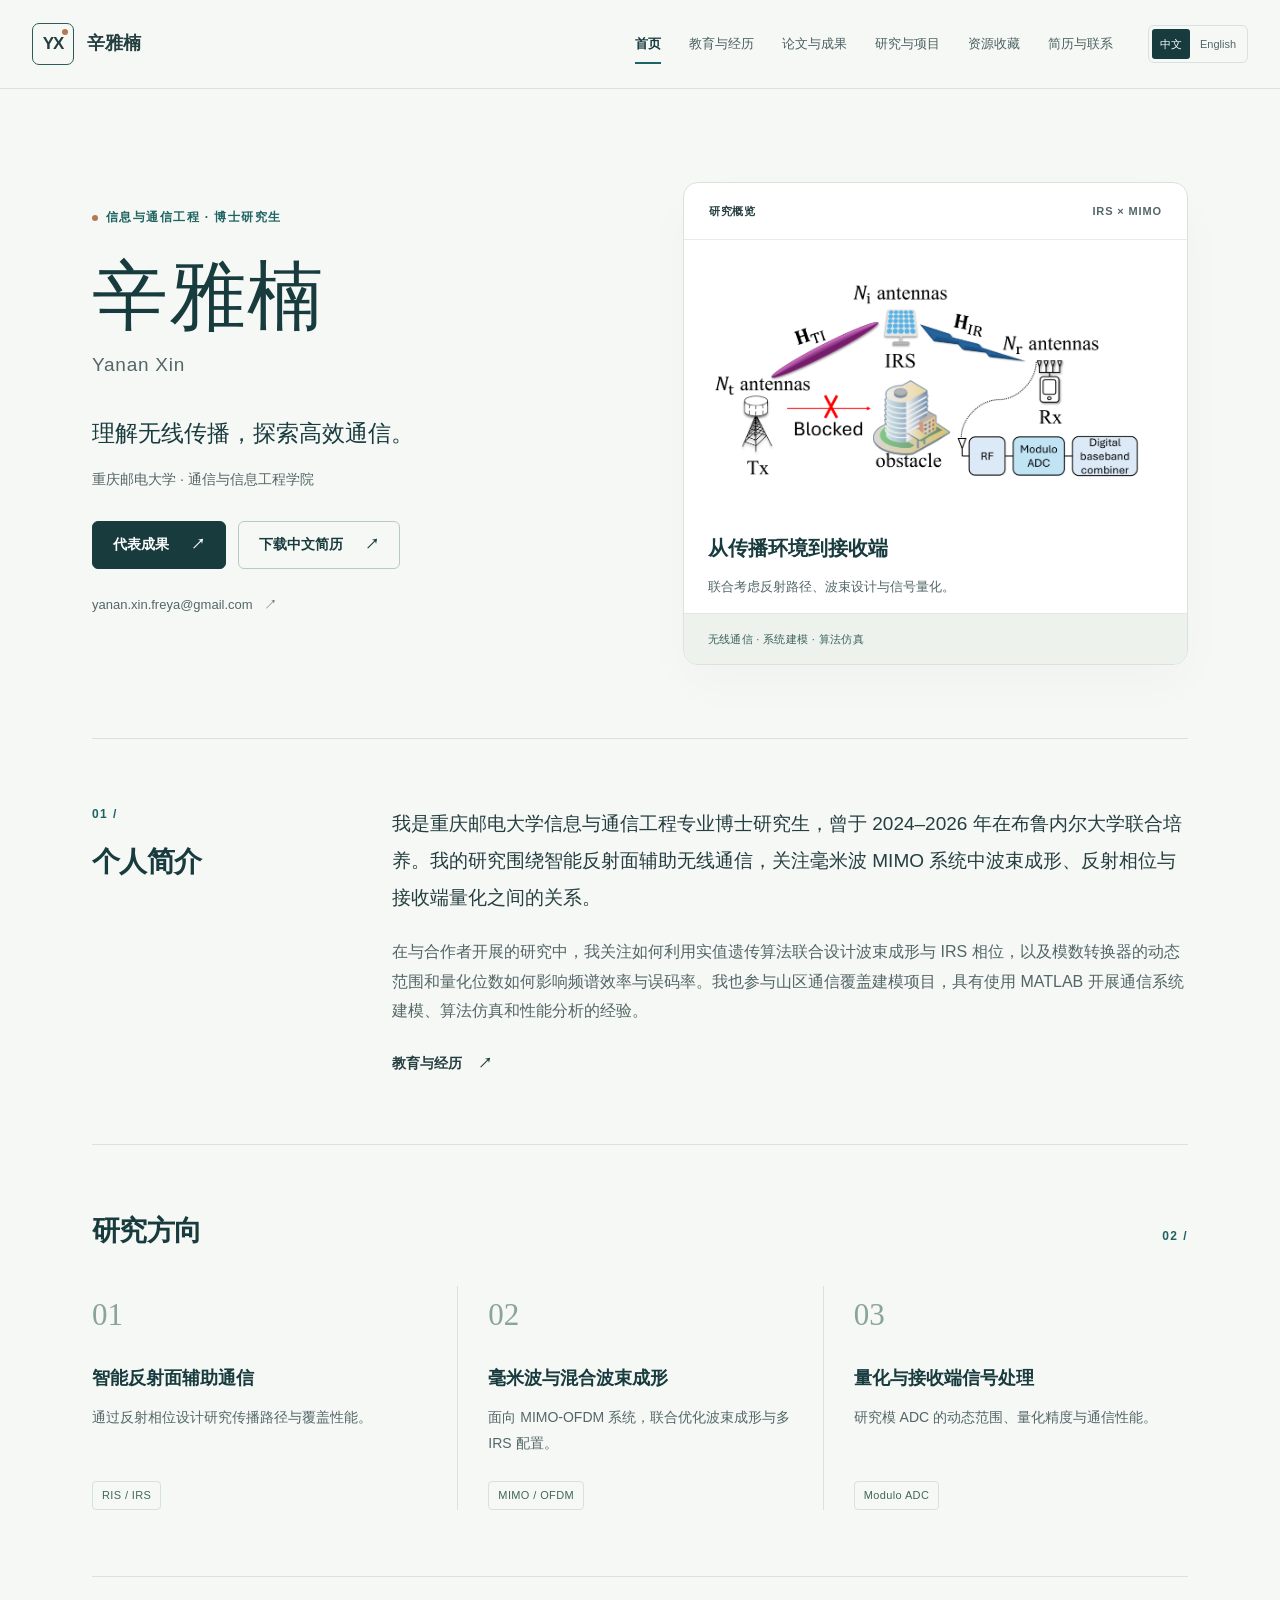
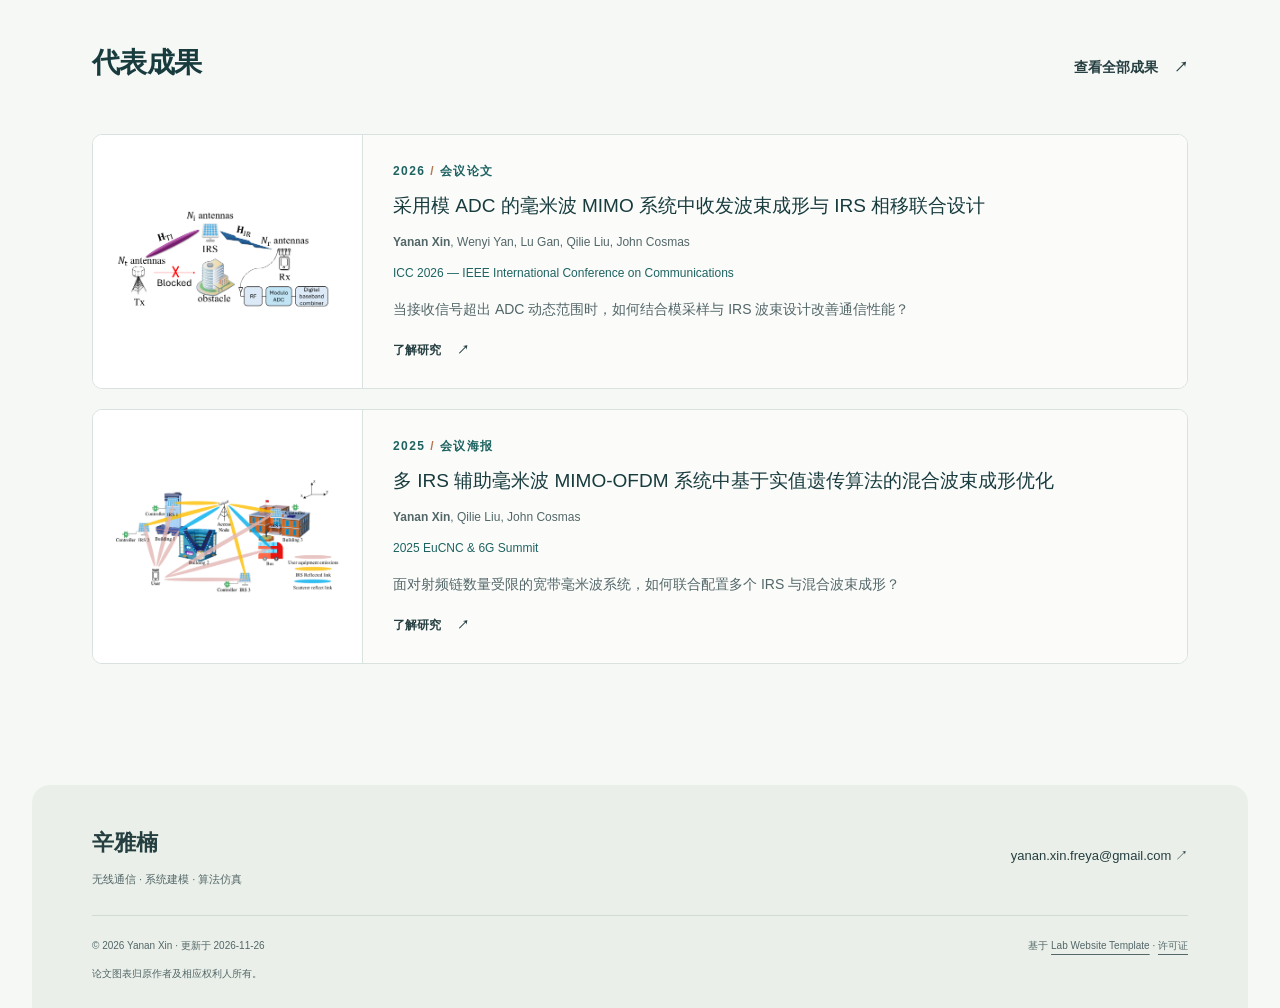
<file: index.html>
<!doctype html>
<html lang="zh-CN" data-dark="false"><head><meta charset="utf-8"><meta name="viewport" content="width=device-width, initial-scale=1">
<title>辛雅楠 · 首页</title><meta name="description" content="我是重庆邮电大学信息与通信工程专业博士研究生，曾于 2024–2026 年在布鲁内尔大学联合培养。我的研究围绕智能反射面辅助无线通信，关注毫米波 MIMO 系统中波束成形、反射相位与接收端量化之间的关系。"><meta name="theme-color" content="#153f40"><link rel="canonical" href="https://yananxfreya.github.io/">
<link rel="alternate" hreflang="zh-CN" href="https://yananxfreya.github.io/zh/"><link rel="alternate" hreflang="en" href="https://yananxfreya.github.io/en/"><link rel="alternate" hreflang="x-default" href="https://yananxfreya.github.io/zh/">
<meta property="og:title" content="辛雅楠 · 首页"><meta property="og:type" content="website"><meta property="og:url" content="https://yananxfreya.github.io/"><meta property="og:description" content="理解无线传播，探索高效通信。"><link rel="icon" type="image/svg+xml" href="/assets/favicon.svg">
<link rel="stylesheet" href="/assets/template.css"><link rel="stylesheet" href="/assets/site.css"><script src="/assets/site.js" defer></script><script type="application/ld+json">{"@context": "https://schema.org", "@type": "Person", "name": "Yanan Xin", "alternateName": "辛雅楠", "url": "https://yananxfreya.github.io", "sameAs": ["https://github.com/YananXFreya"], "affiliation": {"@type": "CollegeOrUniversity", "name": "Chongqing University of Posts and Telecommunications"}}</script></head>
<body data-language="zh" data-page="home" data-root="true"><a class="skip-link" href="#main">跳至正文</a>
<header class="site-header"><div class="header-inner"><a href="/zh/" class="brand" aria-label="辛雅楠 · 首页"><span class="monogram" aria-hidden="true">YX<span></span></span><span>辛雅楠</span></a>
<button class="menu-toggle" aria-expanded="false" aria-controls="site-nav" aria-label="展开导航"><span></span><span></span></button><nav id="site-nav" class="site-nav" aria-label="主导航"><a href="/zh/" aria-current="page">首页</a><a href="/zh/education/">教育与经历</a><a href="/zh/publications/">论文与成果</a><a href="/zh/projects/">研究与项目</a><a href="/zh/resources/">资源收藏</a><a href="/zh/contact/">简历与联系</a></nav><div class="language-switch" aria-label="语言"><a class="lang-link" href="/zh/" lang="zh" hreflang="zh" data-lang="zh" aria-current="true">中文</a><a class="lang-link" href="/en/" lang="en" hreflang="en" data-lang="en">English</a></div></div></header>
<main id="main"><section class="hero"><div class="hero-copy"><div class="eyebrow"><span class="status-dot"></span>信息与通信工程 · 博士研究生</div>
      <h1>辛雅楠</h1><p class="name-sub">Yanan Xin</p>
      <p class="tagline">理解无线传播，探索高效通信。</p><p class="affiliation">重庆邮电大学 · 通信与信息工程学院</p>
      <div class="actions"><a class="button primary" href="/zh/publications/">代表成果<span aria-hidden="true">↗</span></a><a class="button" href="/assets/cv/yanan-xin-zh.pdf" download>下载中文简历<span aria-hidden="true">↗</span></a></div>
      <a class="hero-email" href="mailto:yanan.xin.freya@gmail.com">yanan.xin.freya@gmail.com <span aria-hidden="true">↗</span></a></div>
      <div class="research-panel"><div class="panel-top"><span>研究概览</span><span>IRS × MIMO</span></div>
      <figure><img src="/assets/images/modulo-system.webp" alt="IRS 辅助毫米波 MIMO 系统与接收端模 ADC 结构图" width="1600" height="830" fetchpriority="high"><figcaption>从传播环境到接收端</figcaption></figure>
      <p>联合考虑反射路径、波束设计与信号量化。</p><div class="panel-bottom">无线通信 · 系统建模 · 算法仿真</div></div></section><section class="about section-split"><div><span class="eyebrow">01 /</span><h2>个人简介</h2></div><div class="prose"><p class="large-text">我是重庆邮电大学信息与通信工程专业博士研究生，曾于 2024–2026 年在布鲁内尔大学联合培养。我的研究围绕智能反射面辅助无线通信，关注毫米波 MIMO 系统中波束成形、反射相位与接收端量化之间的关系。</p><p>在与合作者开展的研究中，我关注如何利用实值遗传算法联合设计波束成形与 IRS 相位，以及模数转换器的动态范围和量化位数如何影响频谱效率与误码率。我也参与山区通信覆盖建模项目，具有使用 MATLAB 开展通信系统建模、算法仿真和性能分析的经验。</p><a class="text-link" href="/zh/education/">教育与经历 <span aria-hidden="true">↗</span></a></div></section><section class="interests"><div class="section-title"><h2>研究方向</h2><span class="eyebrow">02 /</span></div><div class="grid interest-grid"><article class="interest"><span class="index">01</span><h3>智能反射面辅助通信</h3><p>通过反射相位设计研究传播路径与覆盖性能。</p><span class="topic-tag">RIS / IRS</span></article><article class="interest"><span class="index">02</span><h3>毫米波与混合波束成形</h3><p>面向 MIMO-OFDM 系统，联合优化波束成形与多 IRS 配置。</p><span class="topic-tag">MIMO / OFDM</span></article><article class="interest"><span class="index">03</span><h3>量化与接收端信号处理</h3><p>研究模 ADC 的动态范围、量化精度与通信性能。</p><span class="topic-tag">Modulo ADC</span></article></div></section><section><div class="section-title"><h2>代表成果</h2><a class="text-link" href="/zh/publications/">查看全部成果 <span aria-hidden="true">↗</span></a></div><div class="citation-container"><article class="citation">
      <a class="citation-image" href="/zh/publications/#modulo-adc" tabindex="-1" aria-hidden="true"><img src="/assets/images/modulo-system.webp" alt="" loading="lazy" width="900" height="470"></a>
      <div class="citation-text"><div class="eyebrow">2026 <span> / </span> 会议论文</div>
      <h3 class="citation-title"><a href="/zh/publications/#modulo-adc">采用模 ADC 的毫米波 MIMO 系统中收发波束成形与 IRS 相移联合设计</a></h3>
      <div class="citation-authors"><strong>Yanan Xin</strong>, Wenyi Yan, Lu Gan, Qilie Liu, John Cosmas</div><div class="citation-details">ICC 2026 — IEEE International Conference on Communications</div>
      <p class="citation-description">当接收信号超出 ADC 动态范围时，如何结合模采样与 IRS 波束设计改善通信性能？</p>
      <a class="text-link" href="/zh/publications/#modulo-adc">了解研究 <span aria-hidden="true">↗</span></a></div></article><article class="citation">
      <a class="citation-image" href="/zh/publications/#multi-irs" tabindex="-1" aria-hidden="true"><img src="/assets/images/multi-irs-system.webp" alt="" loading="lazy" width="900" height="470"></a>
      <div class="citation-text"><div class="eyebrow">2025 <span> / </span> 会议海报</div>
      <h3 class="citation-title"><a href="/zh/publications/#multi-irs">多 IRS 辅助毫米波 MIMO-OFDM 系统中基于实值遗传算法的混合波束成形优化</a></h3>
      <div class="citation-authors"><strong>Yanan Xin</strong>, Qilie Liu, John Cosmas</div><div class="citation-details">2025 EuCNC &amp; 6G Summit</div>
      <p class="citation-description">面对射频链数量受限的宽带毫米波系统，如何联合配置多个 IRS 与混合波束成形？</p>
      <a class="text-link" href="/zh/publications/#multi-irs">了解研究 <span aria-hidden="true">↗</span></a></div></article></div></section></main><footer class="site-footer"><div class="footer-main"><div><a class="footer-name" href="/zh/">辛雅楠</a><p>无线通信 · 系统建模 · 算法仿真</p></div><a href="mailto:yanan.xin.freya@gmail.com">yanan.xin.freya@gmail.com <span aria-hidden="true">↗</span></a></div><div class="footer-meta"><span>© 2026 Yanan Xin · 更新于 2026-11-26</span><span>基于 <a href="https://github.com/greenelab/lab-website-template">Lab Website Template</a> · <a href="/LICENSE.md">许可证</a></span></div><p class="rights">论文图表归原作者及相应权利人所有。</p></footer></body></html>
</file>
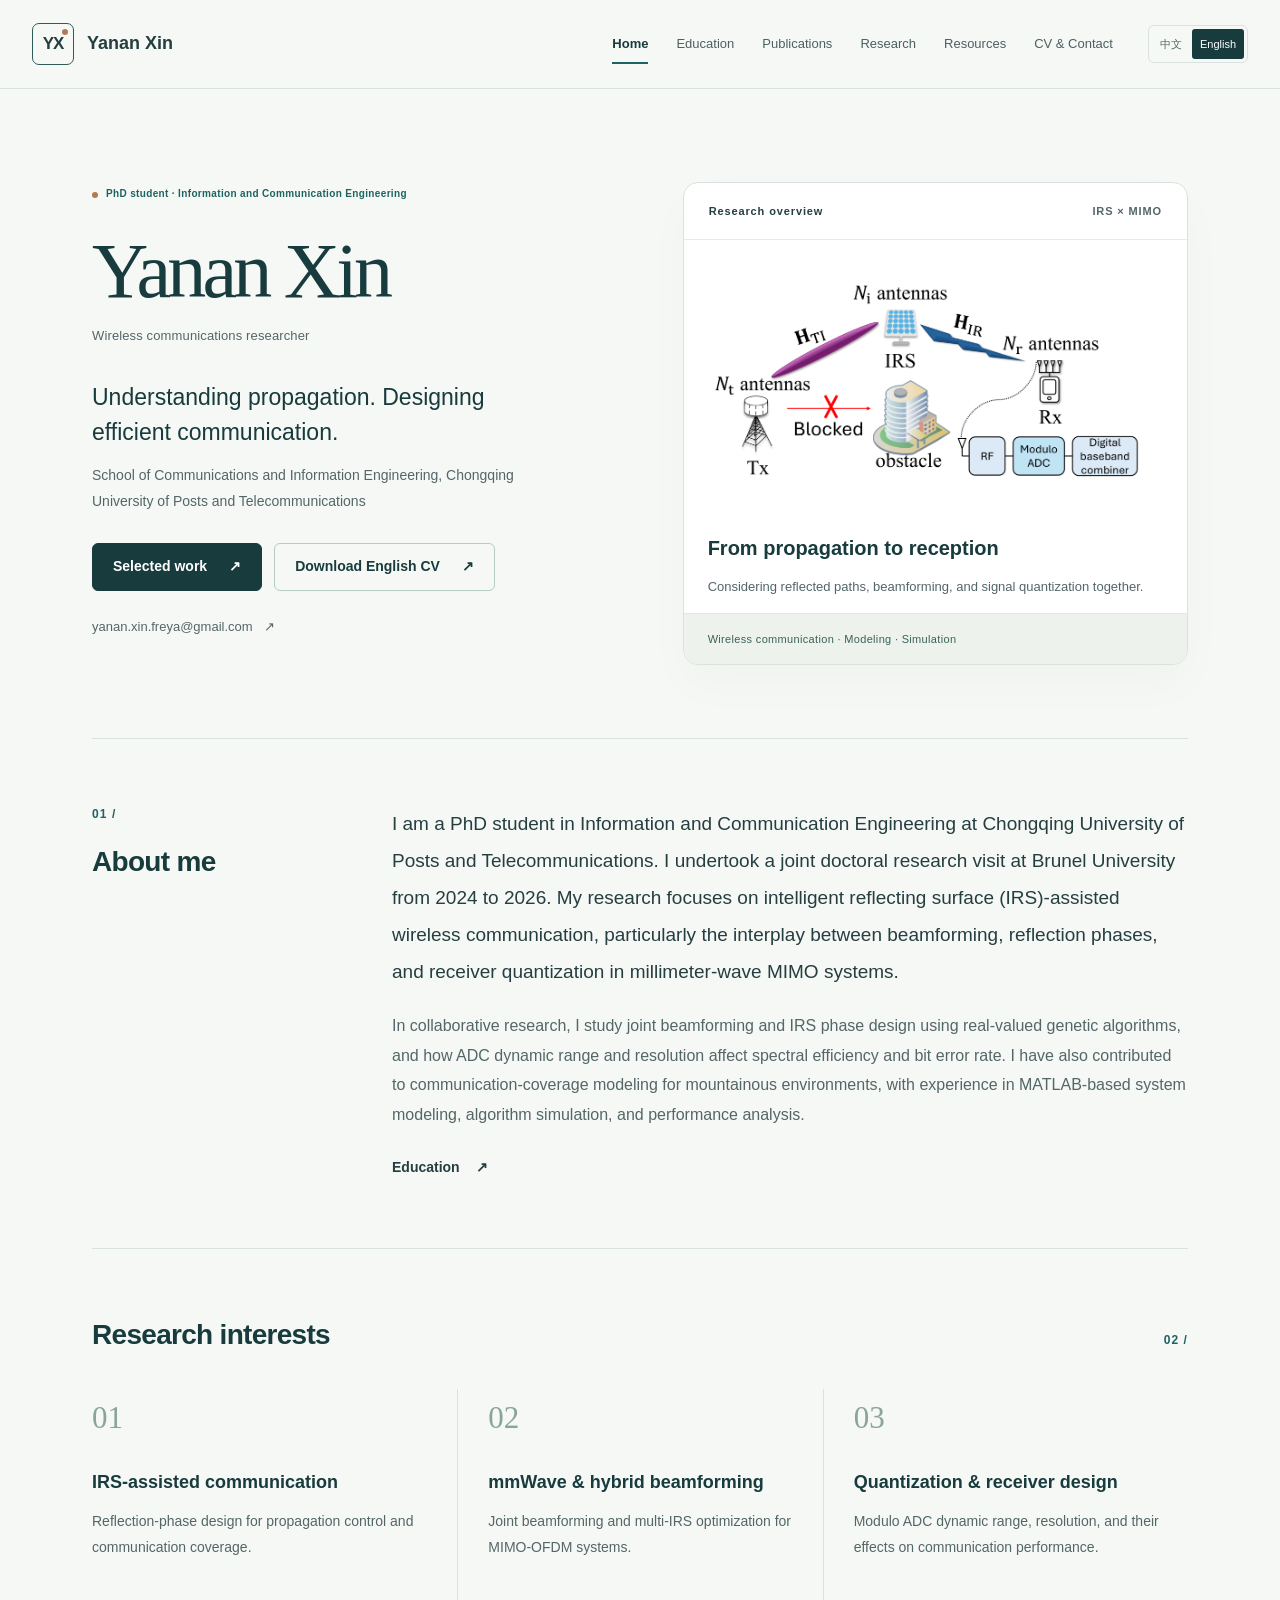
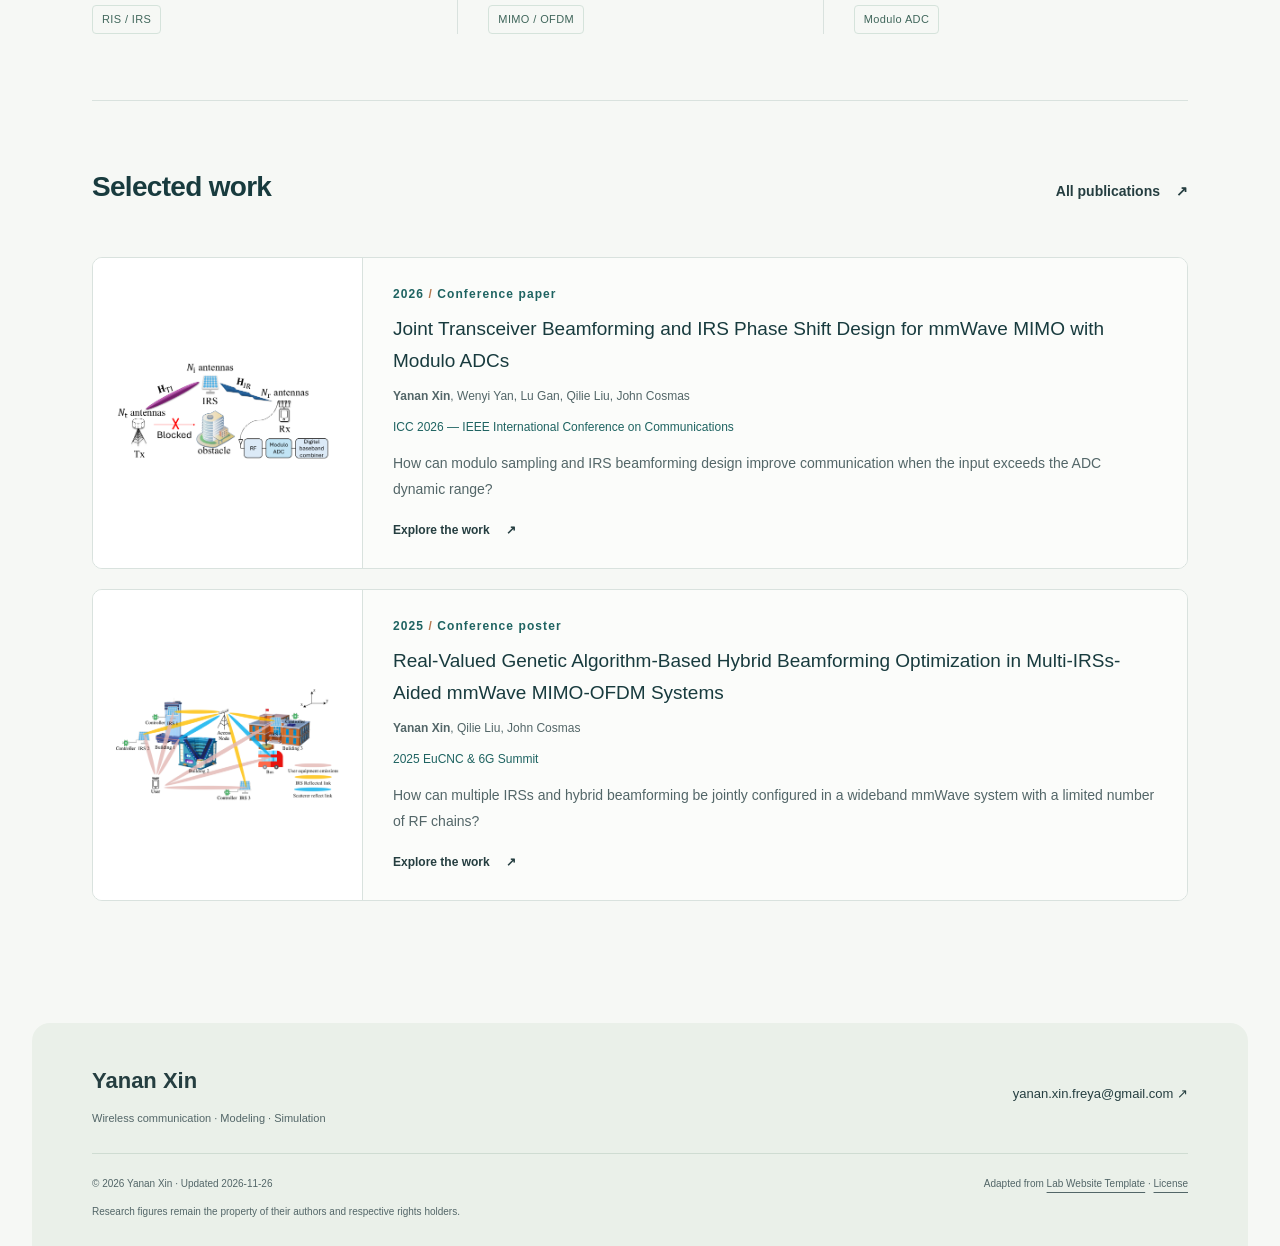
<file: en/index.html>
<!doctype html>
<html lang="en" data-dark="false"><head><meta charset="utf-8"><meta name="viewport" content="width=device-width, initial-scale=1">
<title>Yanan Xin · Home</title><meta name="description" content="I am a PhD student in Information and Communication Engineering at Chongqing University of Posts and Telecommunications. I undertook a joint doctoral research visit at Brunel University from 2024 to 2026. My research focuses on intelligent reflecting surface (IRS)-assisted wireless communication, particularly the interplay between beamforming, reflection phases, and receiver quantization in millimeter-wave MIMO systems."><meta name="theme-color" content="#153f40"><link rel="canonical" href="https://yananxfreya.github.io/en/">
<link rel="alternate" hreflang="zh-CN" href="https://yananxfreya.github.io/zh/"><link rel="alternate" hreflang="en" href="https://yananxfreya.github.io/en/"><link rel="alternate" hreflang="x-default" href="https://yananxfreya.github.io/zh/">
<meta property="og:title" content="Yanan Xin · Home"><meta property="og:type" content="website"><meta property="og:url" content="https://yananxfreya.github.io/en/"><meta property="og:description" content="Understanding propagation. Designing efficient communication."><link rel="icon" type="image/svg+xml" href="/assets/favicon.svg">
<link rel="stylesheet" href="/assets/template.css"><link rel="stylesheet" href="/assets/site.css"><script src="/assets/site.js" defer></script><script type="application/ld+json">{"@context": "https://schema.org", "@type": "Person", "name": "Yanan Xin", "alternateName": "辛雅楠", "url": "https://yananxfreya.github.io", "sameAs": ["https://github.com/YananXFreya"], "affiliation": {"@type": "CollegeOrUniversity", "name": "Chongqing University of Posts and Telecommunications"}}</script></head>
<body data-language="en" data-page="home" data-root="false"><a class="skip-link" href="#main">Skip to content</a>
<header class="site-header"><div class="header-inner"><a href="/en/" class="brand" aria-label="Yanan Xin · Home"><span class="monogram" aria-hidden="true">YX<span></span></span><span>Yanan Xin</span></a>
<button class="menu-toggle" aria-expanded="false" aria-controls="site-nav" aria-label="Open navigation"><span></span><span></span></button><nav id="site-nav" class="site-nav" aria-label="Main navigation"><a href="/en/" aria-current="page">Home</a><a href="/en/education/">Education</a><a href="/en/publications/">Publications</a><a href="/en/projects/">Research</a><a href="/en/resources/">Resources</a><a href="/en/contact/">CV & Contact</a></nav><div class="language-switch" aria-label="Language"><a class="lang-link" href="/zh/" lang="zh" hreflang="zh" data-lang="zh">中文</a><a class="lang-link" href="/en/" lang="en" hreflang="en" data-lang="en" aria-current="true">English</a></div></div></header>
<main id="main"><section class="hero"><div class="hero-copy"><div class="eyebrow"><span class="status-dot"></span>PhD student · Information and Communication Engineering</div>
      <h1>Yanan Xin</h1><p class="name-sub">Wireless communications researcher</p>
      <p class="tagline">Understanding propagation. Designing efficient communication.</p><p class="affiliation">School of Communications and Information Engineering, Chongqing University of Posts and Telecommunications</p>
      <div class="actions"><a class="button primary" href="/en/publications/">Selected work<span aria-hidden="true">↗</span></a><a class="button" href="/assets/cv/yanan-xin-en.pdf" download>Download English CV<span aria-hidden="true">↗</span></a></div>
      <a class="hero-email" href="mailto:yanan.xin.freya@gmail.com">yanan.xin.freya@gmail.com <span aria-hidden="true">↗</span></a></div>
      <div class="research-panel"><div class="panel-top"><span>Research overview</span><span>IRS × MIMO</span></div>
      <figure><img src="/assets/images/modulo-system.webp" alt="IRS-assisted mmWave MIMO system with a modulo ADC at the receiver" width="1600" height="830" fetchpriority="high"><figcaption>From propagation to reception</figcaption></figure>
      <p>Considering reflected paths, beamforming, and signal quantization together.</p><div class="panel-bottom">Wireless communication · Modeling · Simulation</div></div></section><section class="about section-split"><div><span class="eyebrow">01 /</span><h2>About me</h2></div><div class="prose"><p class="large-text">I am a PhD student in Information and Communication Engineering at Chongqing University of Posts and Telecommunications. I undertook a joint doctoral research visit at Brunel University from 2024 to 2026. My research focuses on intelligent reflecting surface (IRS)-assisted wireless communication, particularly the interplay between beamforming, reflection phases, and receiver quantization in millimeter-wave MIMO systems.</p><p>In collaborative research, I study joint beamforming and IRS phase design using real-valued genetic algorithms, and how ADC dynamic range and resolution affect spectral efficiency and bit error rate. I have also contributed to communication-coverage modeling for mountainous environments, with experience in MATLAB-based system modeling, algorithm simulation, and performance analysis.</p><a class="text-link" href="/en/education/">Education <span aria-hidden="true">↗</span></a></div></section><section class="interests"><div class="section-title"><h2>Research interests</h2><span class="eyebrow">02 /</span></div><div class="grid interest-grid"><article class="interest"><span class="index">01</span><h3>IRS-assisted communication</h3><p>Reflection-phase design for propagation control and communication coverage.</p><span class="topic-tag">RIS / IRS</span></article><article class="interest"><span class="index">02</span><h3>mmWave &amp; hybrid beamforming</h3><p>Joint beamforming and multi-IRS optimization for MIMO-OFDM systems.</p><span class="topic-tag">MIMO / OFDM</span></article><article class="interest"><span class="index">03</span><h3>Quantization &amp; receiver design</h3><p>Modulo ADC dynamic range, resolution, and their effects on communication performance.</p><span class="topic-tag">Modulo ADC</span></article></div></section><section><div class="section-title"><h2>Selected work</h2><a class="text-link" href="/en/publications/">All publications <span aria-hidden="true">↗</span></a></div><div class="citation-container"><article class="citation">
      <a class="citation-image" href="/en/publications/#modulo-adc" tabindex="-1" aria-hidden="true"><img src="/assets/images/modulo-system.webp" alt="" loading="lazy" width="900" height="470"></a>
      <div class="citation-text"><div class="eyebrow">2026 <span> / </span> Conference paper</div>
      <h3 class="citation-title"><a href="/en/publications/#modulo-adc">Joint Transceiver Beamforming and IRS Phase Shift Design for mmWave MIMO with Modulo ADCs</a></h3>
      <div class="citation-authors"><strong>Yanan Xin</strong>, Wenyi Yan, Lu Gan, Qilie Liu, John Cosmas</div><div class="citation-details">ICC 2026 — IEEE International Conference on Communications</div>
      <p class="citation-description">How can modulo sampling and IRS beamforming design improve communication when the input exceeds the ADC dynamic range?</p>
      <a class="text-link" href="/en/publications/#modulo-adc">Explore the work <span aria-hidden="true">↗</span></a></div></article><article class="citation">
      <a class="citation-image" href="/en/publications/#multi-irs" tabindex="-1" aria-hidden="true"><img src="/assets/images/multi-irs-system.webp" alt="" loading="lazy" width="900" height="470"></a>
      <div class="citation-text"><div class="eyebrow">2025 <span> / </span> Conference poster</div>
      <h3 class="citation-title"><a href="/en/publications/#multi-irs">Real-Valued Genetic Algorithm-Based Hybrid Beamforming Optimization in Multi-IRSs-Aided mmWave MIMO-OFDM Systems</a></h3>
      <div class="citation-authors"><strong>Yanan Xin</strong>, Qilie Liu, John Cosmas</div><div class="citation-details">2025 EuCNC &amp; 6G Summit</div>
      <p class="citation-description">How can multiple IRSs and hybrid beamforming be jointly configured in a wideband mmWave system with a limited number of RF chains?</p>
      <a class="text-link" href="/en/publications/#multi-irs">Explore the work <span aria-hidden="true">↗</span></a></div></article></div></section></main><footer class="site-footer"><div class="footer-main"><div><a class="footer-name" href="/en/">Yanan Xin</a><p>Wireless communication · Modeling · Simulation</p></div><a href="mailto:yanan.xin.freya@gmail.com">yanan.xin.freya@gmail.com <span aria-hidden="true">↗</span></a></div><div class="footer-meta"><span>© 2026 Yanan Xin · Updated 2026-11-26</span><span>Adapted from <a href="https://github.com/greenelab/lab-website-template">Lab Website Template</a> · <a href="/LICENSE.md">License</a></span></div><p class="rights">Research figures remain the property of their authors and respective rights holders.</p></footer></body></html>
</file>
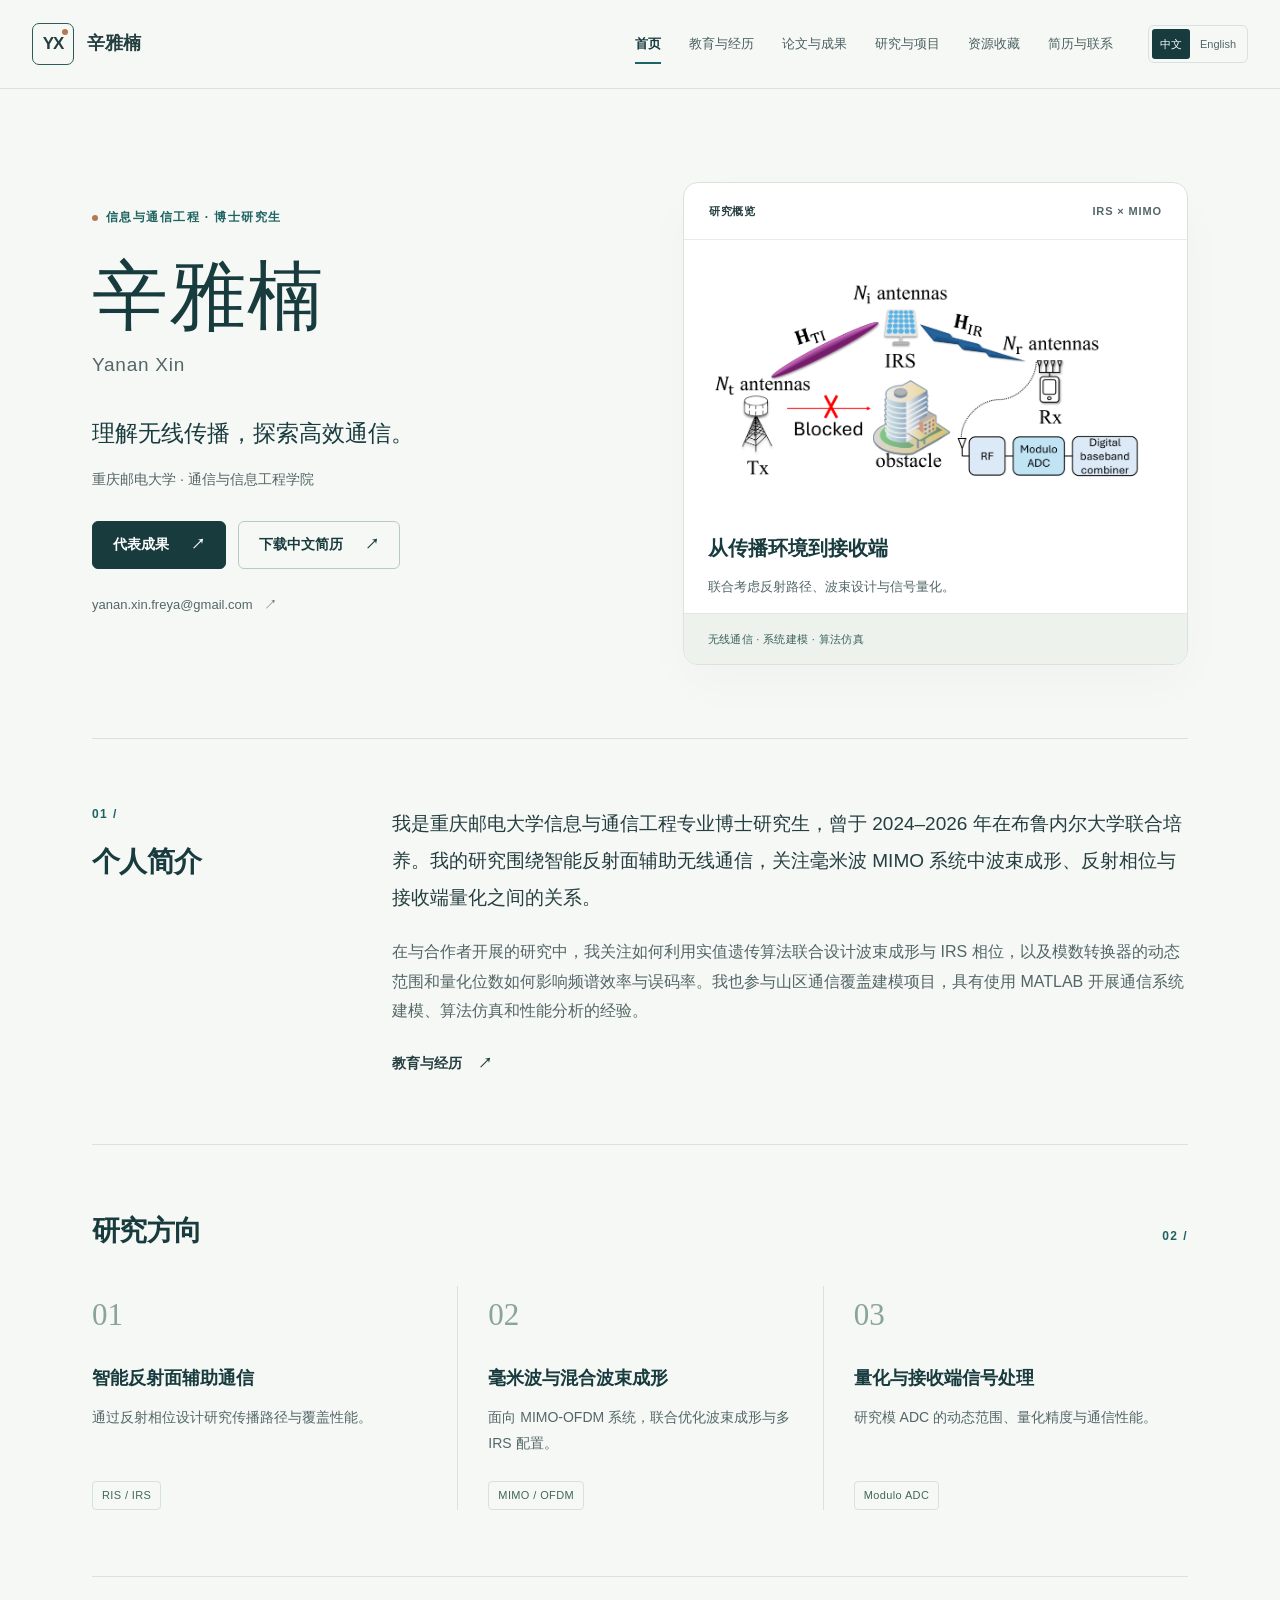
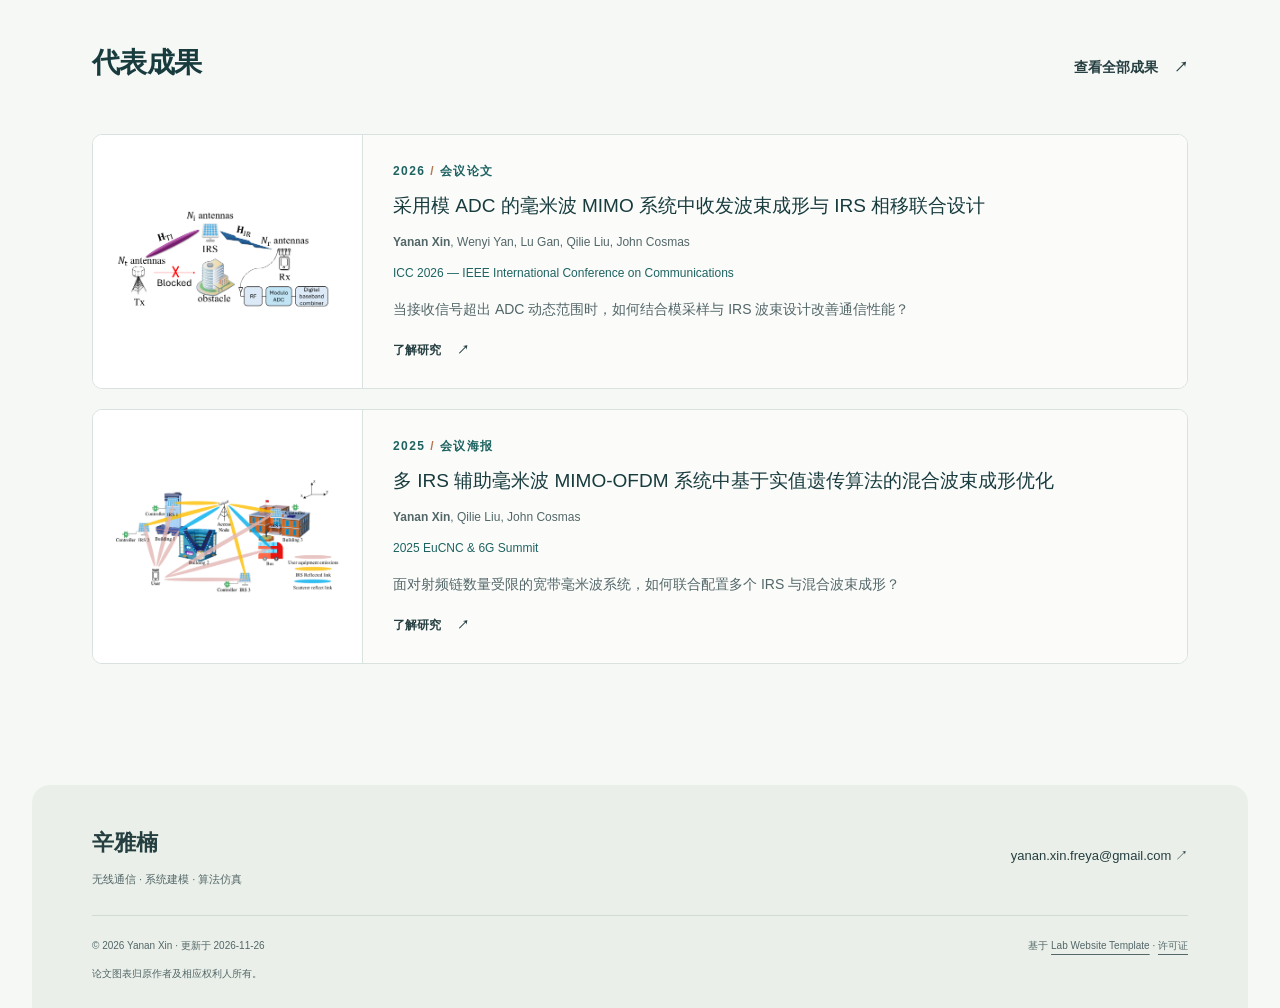
<file: zh/index.html>
<!doctype html>
<html lang="zh-CN" data-dark="false"><head><meta charset="utf-8"><meta name="viewport" content="width=device-width, initial-scale=1">
<title>辛雅楠 · 首页</title><meta name="description" content="我是重庆邮电大学信息与通信工程专业博士研究生，曾于 2024–2026 年在布鲁内尔大学联合培养。我的研究围绕智能反射面辅助无线通信，关注毫米波 MIMO 系统中波束成形、反射相位与接收端量化之间的关系。"><meta name="theme-color" content="#153f40"><link rel="canonical" href="https://yananxfreya.github.io/zh/">
<link rel="alternate" hreflang="zh-CN" href="https://yananxfreya.github.io/zh/"><link rel="alternate" hreflang="en" href="https://yananxfreya.github.io/en/"><link rel="alternate" hreflang="x-default" href="https://yananxfreya.github.io/zh/">
<meta property="og:title" content="辛雅楠 · 首页"><meta property="og:type" content="website"><meta property="og:url" content="https://yananxfreya.github.io/zh/"><meta property="og:description" content="理解无线传播，探索高效通信。"><link rel="icon" type="image/svg+xml" href="/assets/favicon.svg">
<link rel="stylesheet" href="/assets/template.css"><link rel="stylesheet" href="/assets/site.css"><script src="/assets/site.js" defer></script><script type="application/ld+json">{"@context": "https://schema.org", "@type": "Person", "name": "Yanan Xin", "alternateName": "辛雅楠", "url": "https://yananxfreya.github.io", "sameAs": ["https://github.com/YananXFreya"], "affiliation": {"@type": "CollegeOrUniversity", "name": "Chongqing University of Posts and Telecommunications"}}</script></head>
<body data-language="zh" data-page="home" data-root="false"><a class="skip-link" href="#main">跳至正文</a>
<header class="site-header"><div class="header-inner"><a href="/zh/" class="brand" aria-label="辛雅楠 · 首页"><span class="monogram" aria-hidden="true">YX<span></span></span><span>辛雅楠</span></a>
<button class="menu-toggle" aria-expanded="false" aria-controls="site-nav" aria-label="展开导航"><span></span><span></span></button><nav id="site-nav" class="site-nav" aria-label="主导航"><a href="/zh/" aria-current="page">首页</a><a href="/zh/education/">教育与经历</a><a href="/zh/publications/">论文与成果</a><a href="/zh/projects/">研究与项目</a><a href="/zh/resources/">资源收藏</a><a href="/zh/contact/">简历与联系</a></nav><div class="language-switch" aria-label="语言"><a class="lang-link" href="/zh/" lang="zh" hreflang="zh" data-lang="zh" aria-current="true">中文</a><a class="lang-link" href="/en/" lang="en" hreflang="en" data-lang="en">English</a></div></div></header>
<main id="main"><section class="hero"><div class="hero-copy"><div class="eyebrow"><span class="status-dot"></span>信息与通信工程 · 博士研究生</div>
      <h1>辛雅楠</h1><p class="name-sub">Yanan Xin</p>
      <p class="tagline">理解无线传播，探索高效通信。</p><p class="affiliation">重庆邮电大学 · 通信与信息工程学院</p>
      <div class="actions"><a class="button primary" href="/zh/publications/">代表成果<span aria-hidden="true">↗</span></a><a class="button" href="/assets/cv/yanan-xin-zh.pdf" download>下载中文简历<span aria-hidden="true">↗</span></a></div>
      <a class="hero-email" href="mailto:yanan.xin.freya@gmail.com">yanan.xin.freya@gmail.com <span aria-hidden="true">↗</span></a></div>
      <div class="research-panel"><div class="panel-top"><span>研究概览</span><span>IRS × MIMO</span></div>
      <figure><img src="/assets/images/modulo-system.webp" alt="IRS 辅助毫米波 MIMO 系统与接收端模 ADC 结构图" width="1600" height="830" fetchpriority="high"><figcaption>从传播环境到接收端</figcaption></figure>
      <p>联合考虑反射路径、波束设计与信号量化。</p><div class="panel-bottom">无线通信 · 系统建模 · 算法仿真</div></div></section><section class="about section-split"><div><span class="eyebrow">01 /</span><h2>个人简介</h2></div><div class="prose"><p class="large-text">我是重庆邮电大学信息与通信工程专业博士研究生，曾于 2024–2026 年在布鲁内尔大学联合培养。我的研究围绕智能反射面辅助无线通信，关注毫米波 MIMO 系统中波束成形、反射相位与接收端量化之间的关系。</p><p>在与合作者开展的研究中，我关注如何利用实值遗传算法联合设计波束成形与 IRS 相位，以及模数转换器的动态范围和量化位数如何影响频谱效率与误码率。我也参与山区通信覆盖建模项目，具有使用 MATLAB 开展通信系统建模、算法仿真和性能分析的经验。</p><a class="text-link" href="/zh/education/">教育与经历 <span aria-hidden="true">↗</span></a></div></section><section class="interests"><div class="section-title"><h2>研究方向</h2><span class="eyebrow">02 /</span></div><div class="grid interest-grid"><article class="interest"><span class="index">01</span><h3>智能反射面辅助通信</h3><p>通过反射相位设计研究传播路径与覆盖性能。</p><span class="topic-tag">RIS / IRS</span></article><article class="interest"><span class="index">02</span><h3>毫米波与混合波束成形</h3><p>面向 MIMO-OFDM 系统，联合优化波束成形与多 IRS 配置。</p><span class="topic-tag">MIMO / OFDM</span></article><article class="interest"><span class="index">03</span><h3>量化与接收端信号处理</h3><p>研究模 ADC 的动态范围、量化精度与通信性能。</p><span class="topic-tag">Modulo ADC</span></article></div></section><section><div class="section-title"><h2>代表成果</h2><a class="text-link" href="/zh/publications/">查看全部成果 <span aria-hidden="true">↗</span></a></div><div class="citation-container"><article class="citation">
      <a class="citation-image" href="/zh/publications/#modulo-adc" tabindex="-1" aria-hidden="true"><img src="/assets/images/modulo-system.webp" alt="" loading="lazy" width="900" height="470"></a>
      <div class="citation-text"><div class="eyebrow">2026 <span> / </span> 会议论文</div>
      <h3 class="citation-title"><a href="/zh/publications/#modulo-adc">采用模 ADC 的毫米波 MIMO 系统中收发波束成形与 IRS 相移联合设计</a></h3>
      <div class="citation-authors"><strong>Yanan Xin</strong>, Wenyi Yan, Lu Gan, Qilie Liu, John Cosmas</div><div class="citation-details">ICC 2026 — IEEE International Conference on Communications</div>
      <p class="citation-description">当接收信号超出 ADC 动态范围时，如何结合模采样与 IRS 波束设计改善通信性能？</p>
      <a class="text-link" href="/zh/publications/#modulo-adc">了解研究 <span aria-hidden="true">↗</span></a></div></article><article class="citation">
      <a class="citation-image" href="/zh/publications/#multi-irs" tabindex="-1" aria-hidden="true"><img src="/assets/images/multi-irs-system.webp" alt="" loading="lazy" width="900" height="470"></a>
      <div class="citation-text"><div class="eyebrow">2025 <span> / </span> 会议海报</div>
      <h3 class="citation-title"><a href="/zh/publications/#multi-irs">多 IRS 辅助毫米波 MIMO-OFDM 系统中基于实值遗传算法的混合波束成形优化</a></h3>
      <div class="citation-authors"><strong>Yanan Xin</strong>, Qilie Liu, John Cosmas</div><div class="citation-details">2025 EuCNC &amp; 6G Summit</div>
      <p class="citation-description">面对射频链数量受限的宽带毫米波系统，如何联合配置多个 IRS 与混合波束成形？</p>
      <a class="text-link" href="/zh/publications/#multi-irs">了解研究 <span aria-hidden="true">↗</span></a></div></article></div></section></main><footer class="site-footer"><div class="footer-main"><div><a class="footer-name" href="/zh/">辛雅楠</a><p>无线通信 · 系统建模 · 算法仿真</p></div><a href="mailto:yanan.xin.freya@gmail.com">yanan.xin.freya@gmail.com <span aria-hidden="true">↗</span></a></div><div class="footer-meta"><span>© 2026 Yanan Xin · 更新于 2026-11-26</span><span>基于 <a href="https://github.com/greenelab/lab-website-template">Lab Website Template</a> · <a href="/LICENSE.md">许可证</a></span></div><p class="rights">论文图表归原作者及相应权利人所有。</p></footer></body></html>
</file>
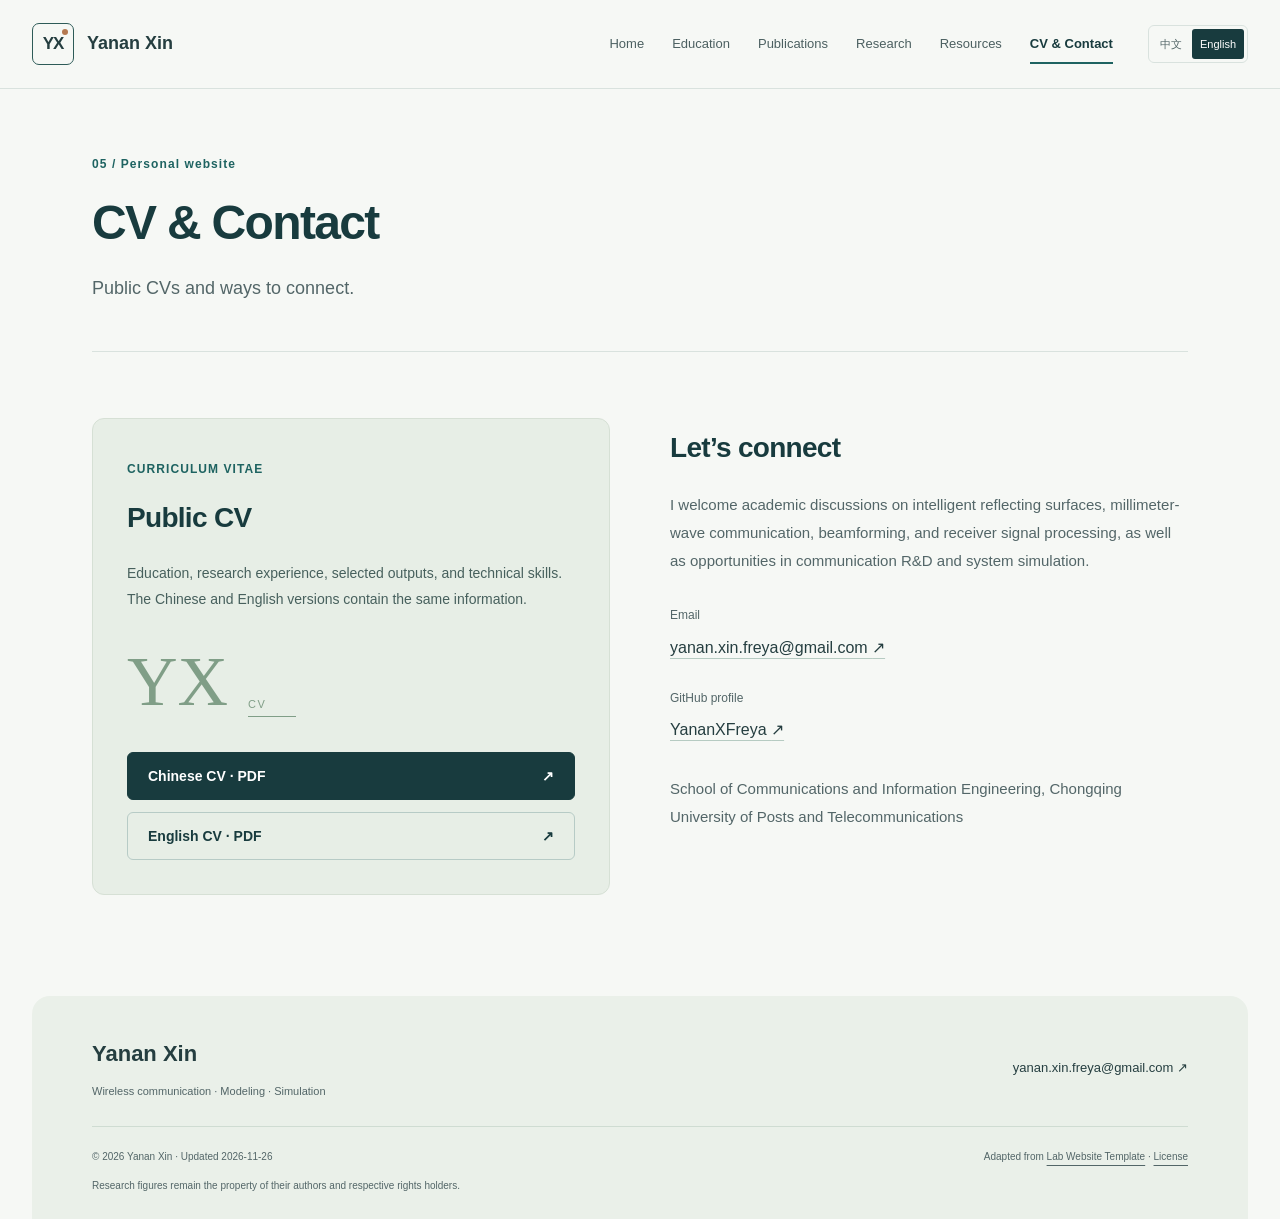
<file: en/contact/index.html>
<!doctype html>
<html lang="en" data-dark="false"><head><meta charset="utf-8"><meta name="viewport" content="width=device-width, initial-scale=1">
<title>Yanan Xin · CV & Contact</title><meta name="description" content="I am a PhD student in Information and Communication Engineering at Chongqing University of Posts and Telecommunications. I undertook a joint doctoral research visit at Brunel University from 2024 to 2026. My research focuses on intelligent reflecting surface (IRS)-assisted wireless communication, particularly the interplay between beamforming, reflection phases, and receiver quantization in millimeter-wave MIMO systems."><meta name="theme-color" content="#153f40"><link rel="canonical" href="https://yananxfreya.github.io/en/contact/">
<link rel="alternate" hreflang="zh-CN" href="https://yananxfreya.github.io/zh/contact/"><link rel="alternate" hreflang="en" href="https://yananxfreya.github.io/en/contact/"><link rel="alternate" hreflang="x-default" href="https://yananxfreya.github.io/zh/contact/">
<meta property="og:title" content="Yanan Xin · CV & Contact"><meta property="og:type" content="website"><meta property="og:url" content="https://yananxfreya.github.io/en/contact/"><meta property="og:description" content="Understanding propagation. Designing efficient communication."><link rel="icon" type="image/svg+xml" href="/assets/favicon.svg">
<link rel="stylesheet" href="/assets/template.css"><link rel="stylesheet" href="/assets/site.css"><script src="/assets/site.js" defer></script><script type="application/ld+json">{"@context": "https://schema.org", "@type": "Person", "name": "Yanan Xin", "alternateName": "辛雅楠", "url": "https://yananxfreya.github.io", "sameAs": ["https://github.com/YananXFreya"], "affiliation": {"@type": "CollegeOrUniversity", "name": "Chongqing University of Posts and Telecommunications"}}</script></head>
<body data-language="en" data-page="contact" data-root="false"><a class="skip-link" href="#main">Skip to content</a>
<header class="site-header"><div class="header-inner"><a href="/en/" class="brand" aria-label="Yanan Xin · Home"><span class="monogram" aria-hidden="true">YX<span></span></span><span>Yanan Xin</span></a>
<button class="menu-toggle" aria-expanded="false" aria-controls="site-nav" aria-label="Open navigation"><span></span><span></span></button><nav id="site-nav" class="site-nav" aria-label="Main navigation"><a href="/en/">Home</a><a href="/en/education/">Education</a><a href="/en/publications/">Publications</a><a href="/en/projects/">Research</a><a href="/en/resources/">Resources</a><a href="/en/contact/" aria-current="page">CV & Contact</a></nav><div class="language-switch" aria-label="Language"><a class="lang-link" href="/zh/contact/" lang="zh" hreflang="zh" data-lang="zh">中文</a><a class="lang-link" href="/en/contact/" lang="en" hreflang="en" data-lang="en" aria-current="true">English</a></div></div></header>
<main id="main"><section class="page-heading"><div class="eyebrow">05 / Personal website</div><h1>CV & Contact</h1><p class="lead">Public CVs and ways to connect.</p></section><section class="contact-grid"><div class="cv-panel"><span class="eyebrow">CURRICULUM VITAE</span><h2>Public CV</h2><p>Education, research experience, selected outputs, and technical skills. The Chinese and English versions contain the same information.</p><div class="cv-mark" aria-hidden="true">YX<span>CV</span></div><div class="cv-downloads"><a class="button primary" href="/assets/cv/yanan-xin-zh.pdf" download>Chinese CV · PDF<span aria-hidden="true">↗</span></a><a class="button" href="/assets/cv/yanan-xin-en.pdf" download>English CV · PDF<span aria-hidden="true">↗</span></a></div></div><div class="contact-info"><h2>Let’s connect</h2><p>I welcome academic discussions on intelligent reflecting surfaces, millimeter-wave communication, beamforming, and receiver signal processing, as well as opportunities in communication R&D and system simulation.</p><dl><dt>Email</dt><dd><a href="mailto:yanan.xin.freya@gmail.com">yanan.xin.freya@gmail.com <span aria-hidden="true">↗</span></a></dd><dt>GitHub profile</dt><dd><a href="https://github.com/YananXFreya">YananXFreya <span aria-hidden="true">↗</span></a></dd></dl><p class="affiliation">School of Communications and Information Engineering, Chongqing University of Posts and Telecommunications</p></div></section></main><footer class="site-footer"><div class="footer-main"><div><a class="footer-name" href="/en/">Yanan Xin</a><p>Wireless communication · Modeling · Simulation</p></div><a href="mailto:yanan.xin.freya@gmail.com">yanan.xin.freya@gmail.com <span aria-hidden="true">↗</span></a></div><div class="footer-meta"><span>© 2026 Yanan Xin · Updated 2026-11-26</span><span>Adapted from <a href="https://github.com/greenelab/lab-website-template">Lab Website Template</a> · <a href="/LICENSE.md">License</a></span></div><p class="rights">Research figures remain the property of their authors and respective rights holders.</p></footer></body></html>
</file>
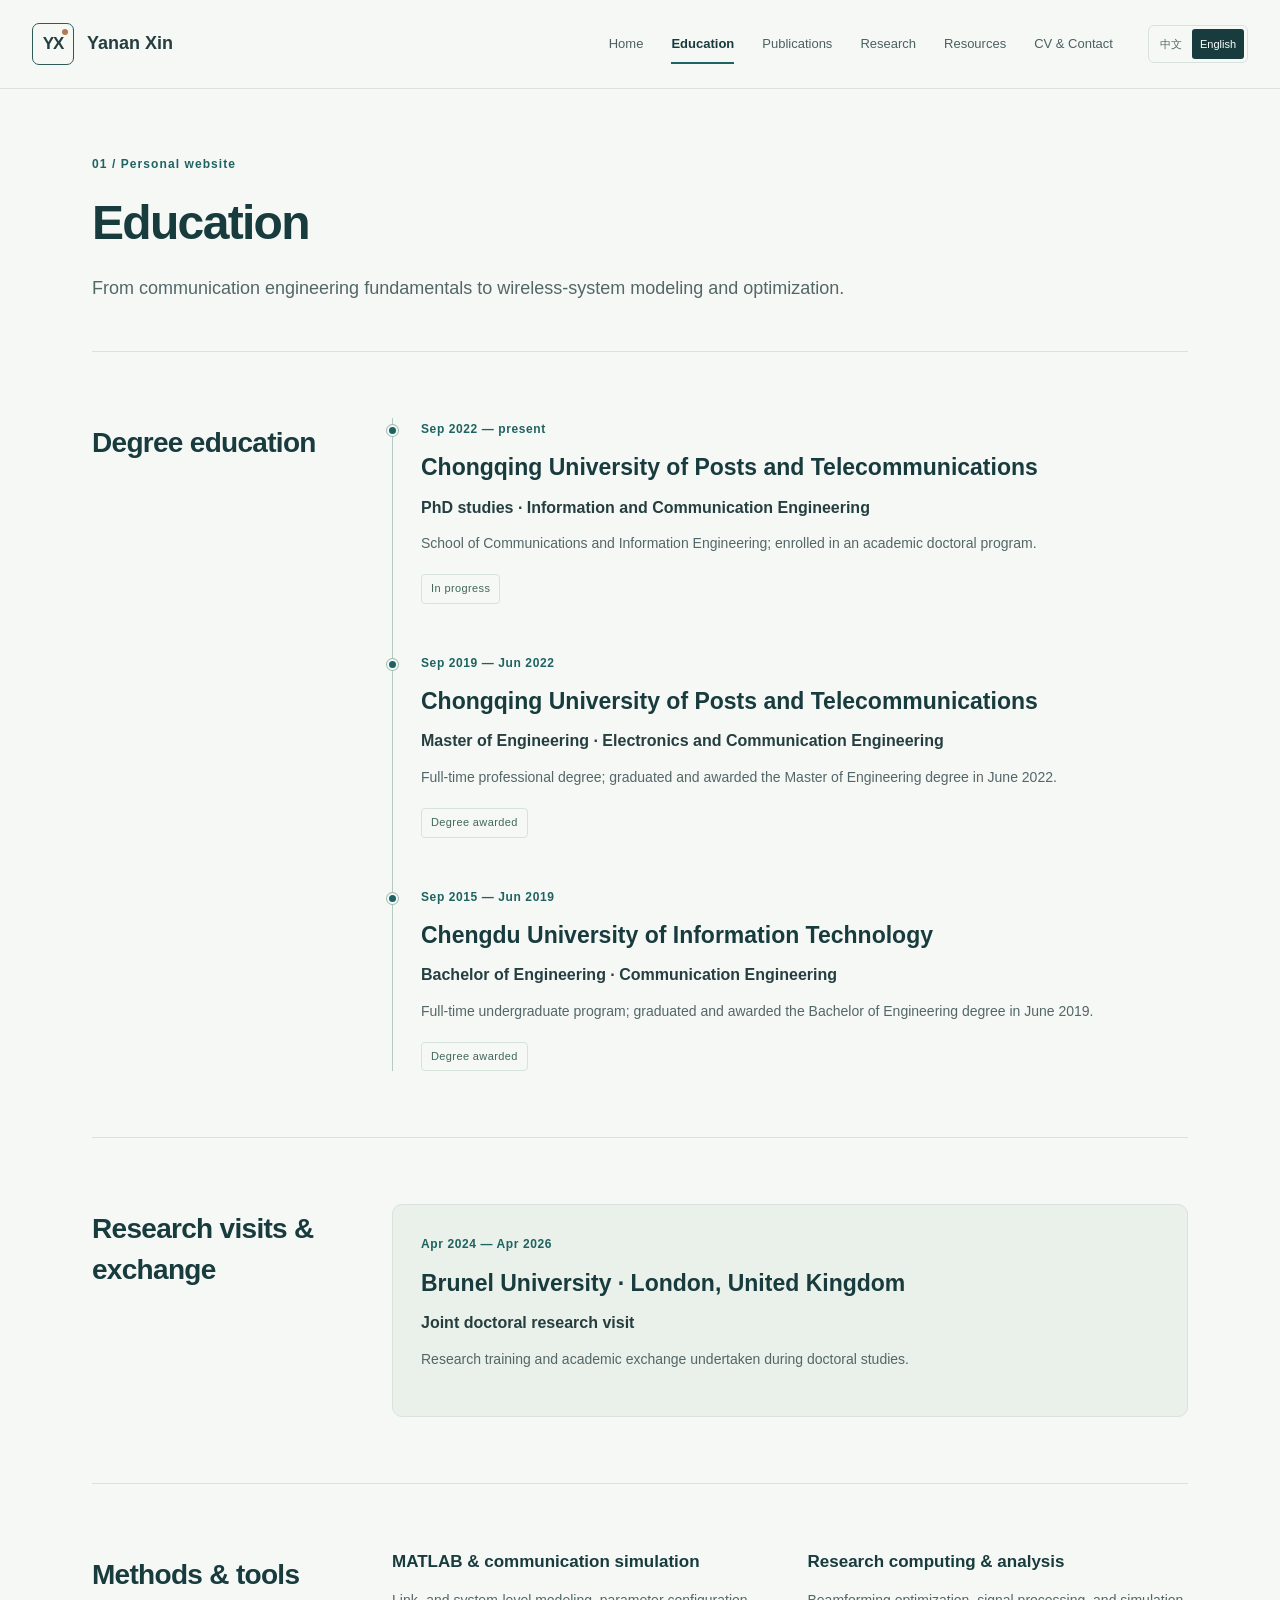
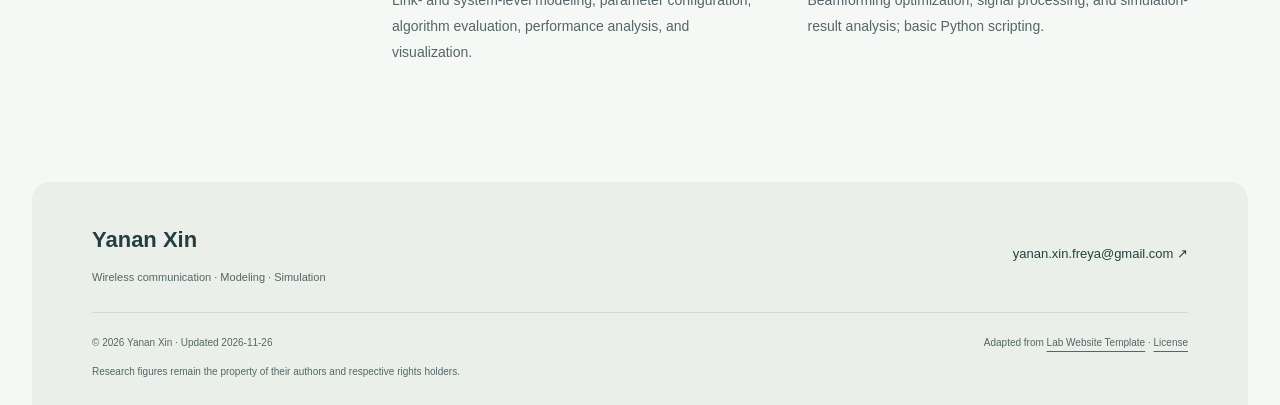
<file: en/education/index.html>
<!doctype html>
<html lang="en" data-dark="false"><head><meta charset="utf-8"><meta name="viewport" content="width=device-width, initial-scale=1">
<title>Yanan Xin · Education</title><meta name="description" content="I am a PhD student in Information and Communication Engineering at Chongqing University of Posts and Telecommunications. I undertook a joint doctoral research visit at Brunel University from 2024 to 2026. My research focuses on intelligent reflecting surface (IRS)-assisted wireless communication, particularly the interplay between beamforming, reflection phases, and receiver quantization in millimeter-wave MIMO systems."><meta name="theme-color" content="#153f40"><link rel="canonical" href="https://yananxfreya.github.io/en/education/">
<link rel="alternate" hreflang="zh-CN" href="https://yananxfreya.github.io/zh/education/"><link rel="alternate" hreflang="en" href="https://yananxfreya.github.io/en/education/"><link rel="alternate" hreflang="x-default" href="https://yananxfreya.github.io/zh/education/">
<meta property="og:title" content="Yanan Xin · Education"><meta property="og:type" content="website"><meta property="og:url" content="https://yananxfreya.github.io/en/education/"><meta property="og:description" content="Understanding propagation. Designing efficient communication."><link rel="icon" type="image/svg+xml" href="/assets/favicon.svg">
<link rel="stylesheet" href="/assets/template.css"><link rel="stylesheet" href="/assets/site.css"><script src="/assets/site.js" defer></script><script type="application/ld+json">{"@context": "https://schema.org", "@type": "Person", "name": "Yanan Xin", "alternateName": "辛雅楠", "url": "https://yananxfreya.github.io", "sameAs": ["https://github.com/YananXFreya"], "affiliation": {"@type": "CollegeOrUniversity", "name": "Chongqing University of Posts and Telecommunications"}}</script></head>
<body data-language="en" data-page="education" data-root="false"><a class="skip-link" href="#main">Skip to content</a>
<header class="site-header"><div class="header-inner"><a href="/en/" class="brand" aria-label="Yanan Xin · Home"><span class="monogram" aria-hidden="true">YX<span></span></span><span>Yanan Xin</span></a>
<button class="menu-toggle" aria-expanded="false" aria-controls="site-nav" aria-label="Open navigation"><span></span><span></span></button><nav id="site-nav" class="site-nav" aria-label="Main navigation"><a href="/en/">Home</a><a href="/en/education/" aria-current="page">Education</a><a href="/en/publications/">Publications</a><a href="/en/projects/">Research</a><a href="/en/resources/">Resources</a><a href="/en/contact/">CV & Contact</a></nav><div class="language-switch" aria-label="Language"><a class="lang-link" href="/zh/education/" lang="zh" hreflang="zh" data-lang="zh">中文</a><a class="lang-link" href="/en/education/" lang="en" hreflang="en" data-lang="en" aria-current="true">English</a></div></div></header>
<main id="main"><section class="page-heading"><div class="eyebrow">01 / Personal website</div><h1>Education</h1><p class="lead">From communication engineering fundamentals to wireless-system modeling and optimization.</p></section><section class="section-split"><h2>Degree education</h2><div class="timeline"><article class="timeline-item"><div class="timeline-date">Sep 2022 — present</div><h3>Chongqing University of Posts and Telecommunications</h3><p class="degree">PhD studies · Information and Communication Engineering</p><p>School of Communications and Information Engineering; enrolled in an academic doctoral program.</p><span class="topic-tag">In progress</span></article><article class="timeline-item"><div class="timeline-date">Sep 2019 — Jun 2022</div><h3>Chongqing University of Posts and Telecommunications</h3><p class="degree">Master of Engineering · Electronics and Communication Engineering</p><p>Full-time professional degree; graduated and awarded the Master of Engineering degree in June 2022.</p><span class="topic-tag">Degree awarded</span></article><article class="timeline-item"><div class="timeline-date">Sep 2015 — Jun 2019</div><h3>Chengdu University of Information Technology</h3><p class="degree">Bachelor of Engineering · Communication Engineering</p><p>Full-time undergraduate program; graduated and awarded the Bachelor of Engineering degree in June 2019.</p><span class="topic-tag">Degree awarded</span></article></div></section><section class="section-split"><h2>Research visits & exchange</h2><div><article class="visit"><div class="timeline-date">Apr 2024 — Apr 2026</div><h3>Brunel University · London, United Kingdom</h3><p class="degree">Joint doctoral research visit</p><p>Research training and academic exchange undertaken during doctoral studies.</p></article></div></section><section class="section-split"><h2>Methods & tools</h2><div class="skill-list"><article><h3>MATLAB &amp; communication simulation</h3><p>Link- and system-level modeling, parameter configuration, algorithm evaluation, performance analysis, and visualization.</p></article><article><h3>Research computing &amp; analysis</h3><p>Beamforming optimization, signal processing, and simulation-result analysis; basic Python scripting.</p></article></div></section></main><footer class="site-footer"><div class="footer-main"><div><a class="footer-name" href="/en/">Yanan Xin</a><p>Wireless communication · Modeling · Simulation</p></div><a href="mailto:yanan.xin.freya@gmail.com">yanan.xin.freya@gmail.com <span aria-hidden="true">↗</span></a></div><div class="footer-meta"><span>© 2026 Yanan Xin · Updated 2026-11-26</span><span>Adapted from <a href="https://github.com/greenelab/lab-website-template">Lab Website Template</a> · <a href="/LICENSE.md">License</a></span></div><p class="rights">Research figures remain the property of their authors and respective rights holders.</p></footer></body></html>
</file>
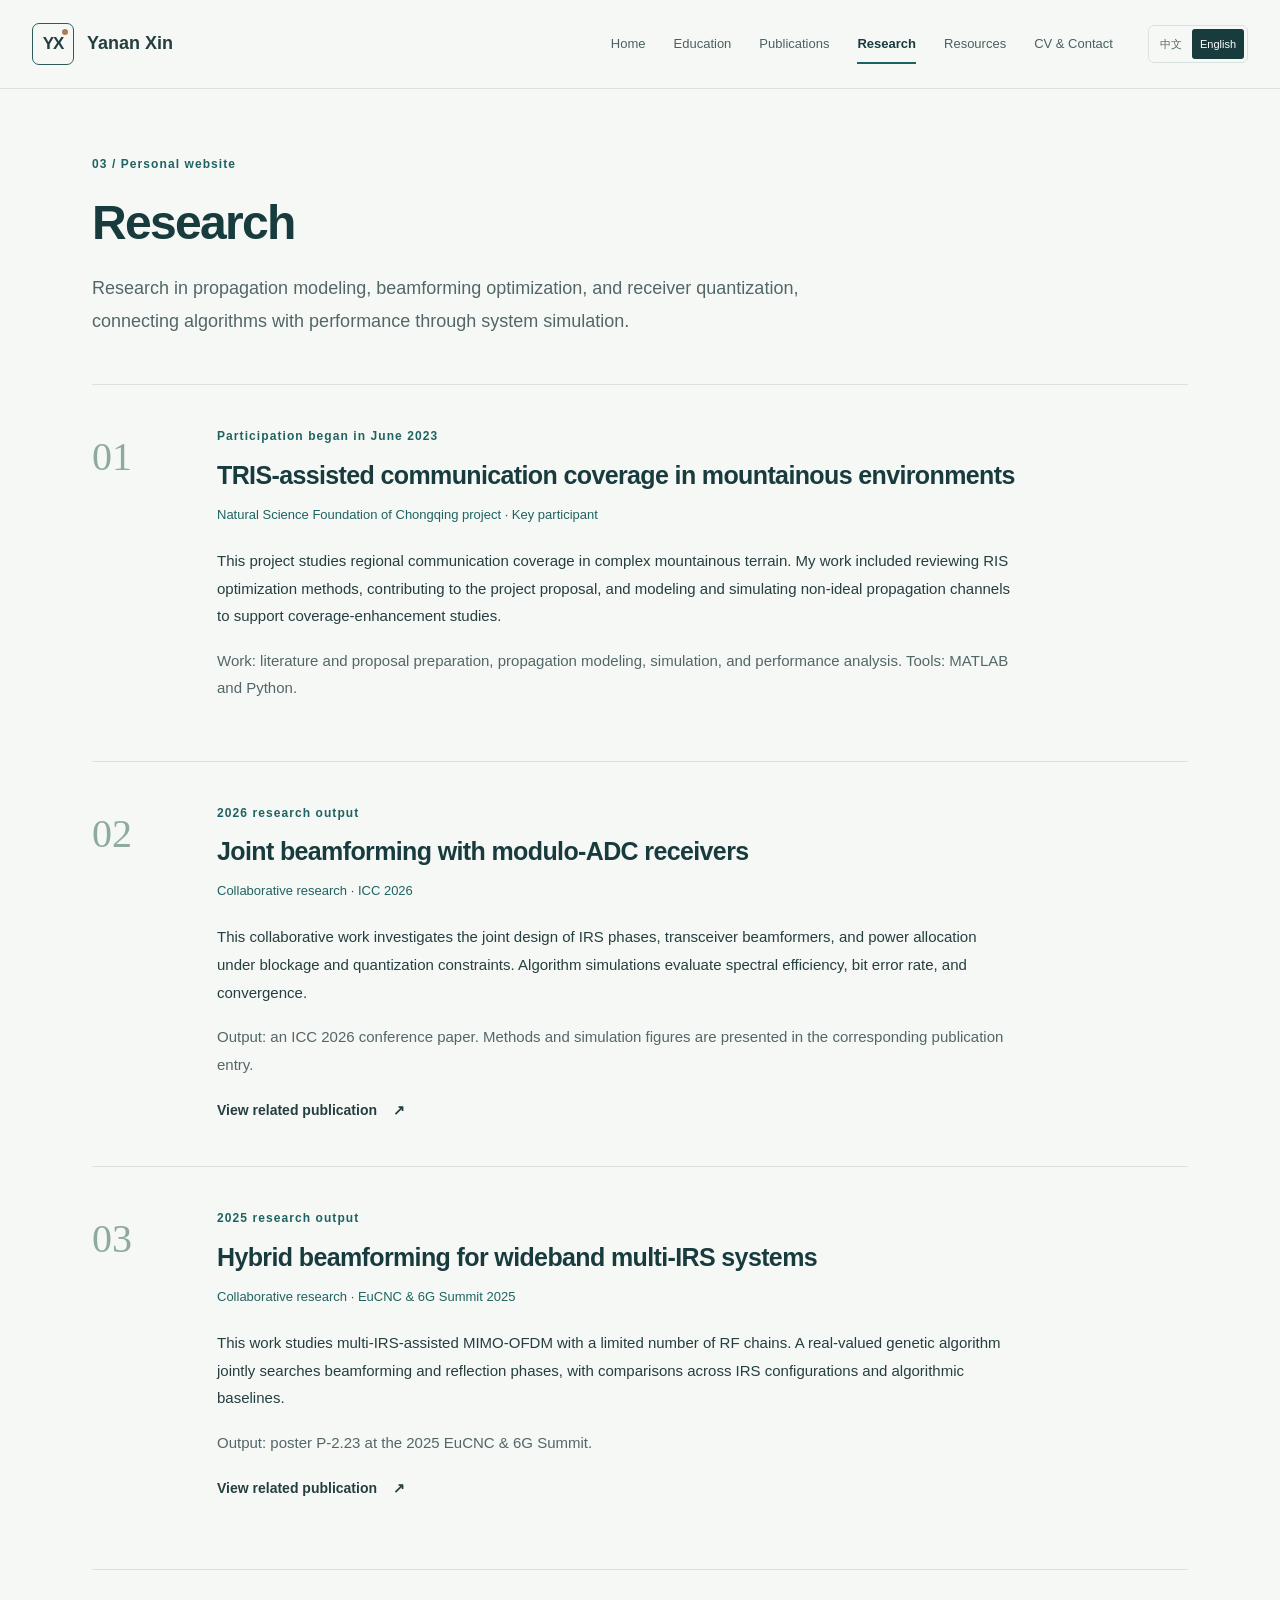
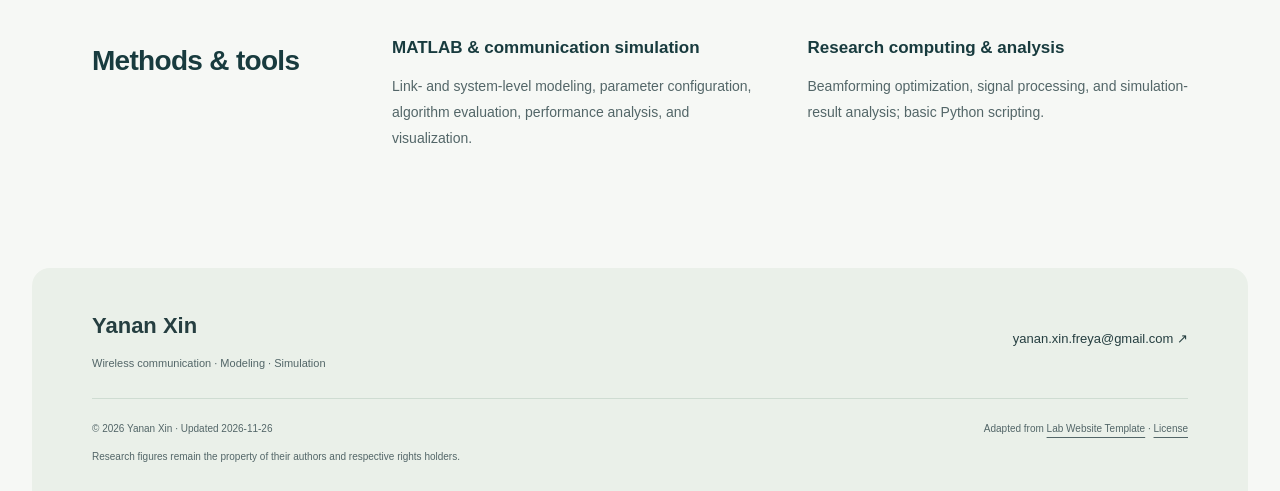
<file: en/projects/index.html>
<!doctype html>
<html lang="en" data-dark="false"><head><meta charset="utf-8"><meta name="viewport" content="width=device-width, initial-scale=1">
<title>Yanan Xin · Research</title><meta name="description" content="I am a PhD student in Information and Communication Engineering at Chongqing University of Posts and Telecommunications. I undertook a joint doctoral research visit at Brunel University from 2024 to 2026. My research focuses on intelligent reflecting surface (IRS)-assisted wireless communication, particularly the interplay between beamforming, reflection phases, and receiver quantization in millimeter-wave MIMO systems."><meta name="theme-color" content="#153f40"><link rel="canonical" href="https://yananxfreya.github.io/en/projects/">
<link rel="alternate" hreflang="zh-CN" href="https://yananxfreya.github.io/zh/projects/"><link rel="alternate" hreflang="en" href="https://yananxfreya.github.io/en/projects/"><link rel="alternate" hreflang="x-default" href="https://yananxfreya.github.io/zh/projects/">
<meta property="og:title" content="Yanan Xin · Research"><meta property="og:type" content="website"><meta property="og:url" content="https://yananxfreya.github.io/en/projects/"><meta property="og:description" content="Understanding propagation. Designing efficient communication."><link rel="icon" type="image/svg+xml" href="/assets/favicon.svg">
<link rel="stylesheet" href="/assets/template.css"><link rel="stylesheet" href="/assets/site.css"><script src="/assets/site.js" defer></script><script type="application/ld+json">{"@context": "https://schema.org", "@type": "Person", "name": "Yanan Xin", "alternateName": "辛雅楠", "url": "https://yananxfreya.github.io", "sameAs": ["https://github.com/YananXFreya"], "affiliation": {"@type": "CollegeOrUniversity", "name": "Chongqing University of Posts and Telecommunications"}}</script></head>
<body data-language="en" data-page="projects" data-root="false"><a class="skip-link" href="#main">Skip to content</a>
<header class="site-header"><div class="header-inner"><a href="/en/" class="brand" aria-label="Yanan Xin · Home"><span class="monogram" aria-hidden="true">YX<span></span></span><span>Yanan Xin</span></a>
<button class="menu-toggle" aria-expanded="false" aria-controls="site-nav" aria-label="Open navigation"><span></span><span></span></button><nav id="site-nav" class="site-nav" aria-label="Main navigation"><a href="/en/">Home</a><a href="/en/education/">Education</a><a href="/en/publications/">Publications</a><a href="/en/projects/" aria-current="page">Research</a><a href="/en/resources/">Resources</a><a href="/en/contact/">CV & Contact</a></nav><div class="language-switch" aria-label="Language"><a class="lang-link" href="/zh/projects/" lang="zh" hreflang="zh" data-lang="zh">中文</a><a class="lang-link" href="/en/projects/" lang="en" hreflang="en" data-lang="en" aria-current="true">English</a></div></div></header>
<main id="main"><section class="page-heading"><div class="eyebrow">03 / Personal website</div><h1>Research</h1><p class="lead">Research in propagation modeling, beamforming optimization, and receiver quantization, connecting algorithms with performance through system simulation.</p></section><section class="projects"><article class="project" id="coverage"><div class="project-number">01</div><div><div class="eyebrow">Participation began in June 2023</div><h2>TRIS-assisted communication coverage in mountainous environments</h2><p class="project-category">Natural Science Foundation of Chongqing project · Key participant</p><p>This project studies regional communication coverage in complex mountainous terrain. My work included reviewing RIS optimization methods, contributing to the project proposal, and modeling and simulating non-ideal propagation channels to support coverage-enhancement studies.</p><p class="project-outcome">Work: literature and proposal preparation, propagation modeling, simulation, and performance analysis. Tools: MATLAB and Python.</p></div></article><article class="project" id="receiver"><div class="project-number">02</div><div><div class="eyebrow">2026 research output</div><h2>Joint beamforming with modulo-ADC receivers</h2><p class="project-category">Collaborative research · ICC 2026</p><p>This collaborative work investigates the joint design of IRS phases, transceiver beamformers, and power allocation under blockage and quantization constraints. Algorithm simulations evaluate spectral efficiency, bit error rate, and convergence.</p><p class="project-outcome">Output: an ICC 2026 conference paper. Methods and simulation figures are presented in the corresponding publication entry.</p><a class="text-link" href="/en/publications/#modulo-adc">View related publication <span aria-hidden="true">↗</span></a></div></article><article class="project" id="wideband"><div class="project-number">03</div><div><div class="eyebrow">2025 research output</div><h2>Hybrid beamforming for wideband multi-IRS systems</h2><p class="project-category">Collaborative research · EuCNC &amp; 6G Summit 2025</p><p>This work studies multi-IRS-assisted MIMO-OFDM with a limited number of RF chains. A real-valued genetic algorithm jointly searches beamforming and reflection phases, with comparisons across IRS configurations and algorithmic baselines.</p><p class="project-outcome">Output: poster P-2.23 at the 2025 EuCNC &amp; 6G Summit.</p><a class="text-link" href="/en/publications/#multi-irs">View related publication <span aria-hidden="true">↗</span></a></div></article></section><section class="section-split"><h2>Methods & tools</h2><div class="skill-list"><article><h3>MATLAB &amp; communication simulation</h3><p>Link- and system-level modeling, parameter configuration, algorithm evaluation, performance analysis, and visualization.</p></article><article><h3>Research computing &amp; analysis</h3><p>Beamforming optimization, signal processing, and simulation-result analysis; basic Python scripting.</p></article></div></section></main><footer class="site-footer"><div class="footer-main"><div><a class="footer-name" href="/en/">Yanan Xin</a><p>Wireless communication · Modeling · Simulation</p></div><a href="mailto:yanan.xin.freya@gmail.com">yanan.xin.freya@gmail.com <span aria-hidden="true">↗</span></a></div><div class="footer-meta"><span>© 2026 Yanan Xin · Updated 2026-11-26</span><span>Adapted from <a href="https://github.com/greenelab/lab-website-template">Lab Website Template</a> · <a href="/LICENSE.md">License</a></span></div><p class="rights">Research figures remain the property of their authors and respective rights holders.</p></footer></body></html>
</file>
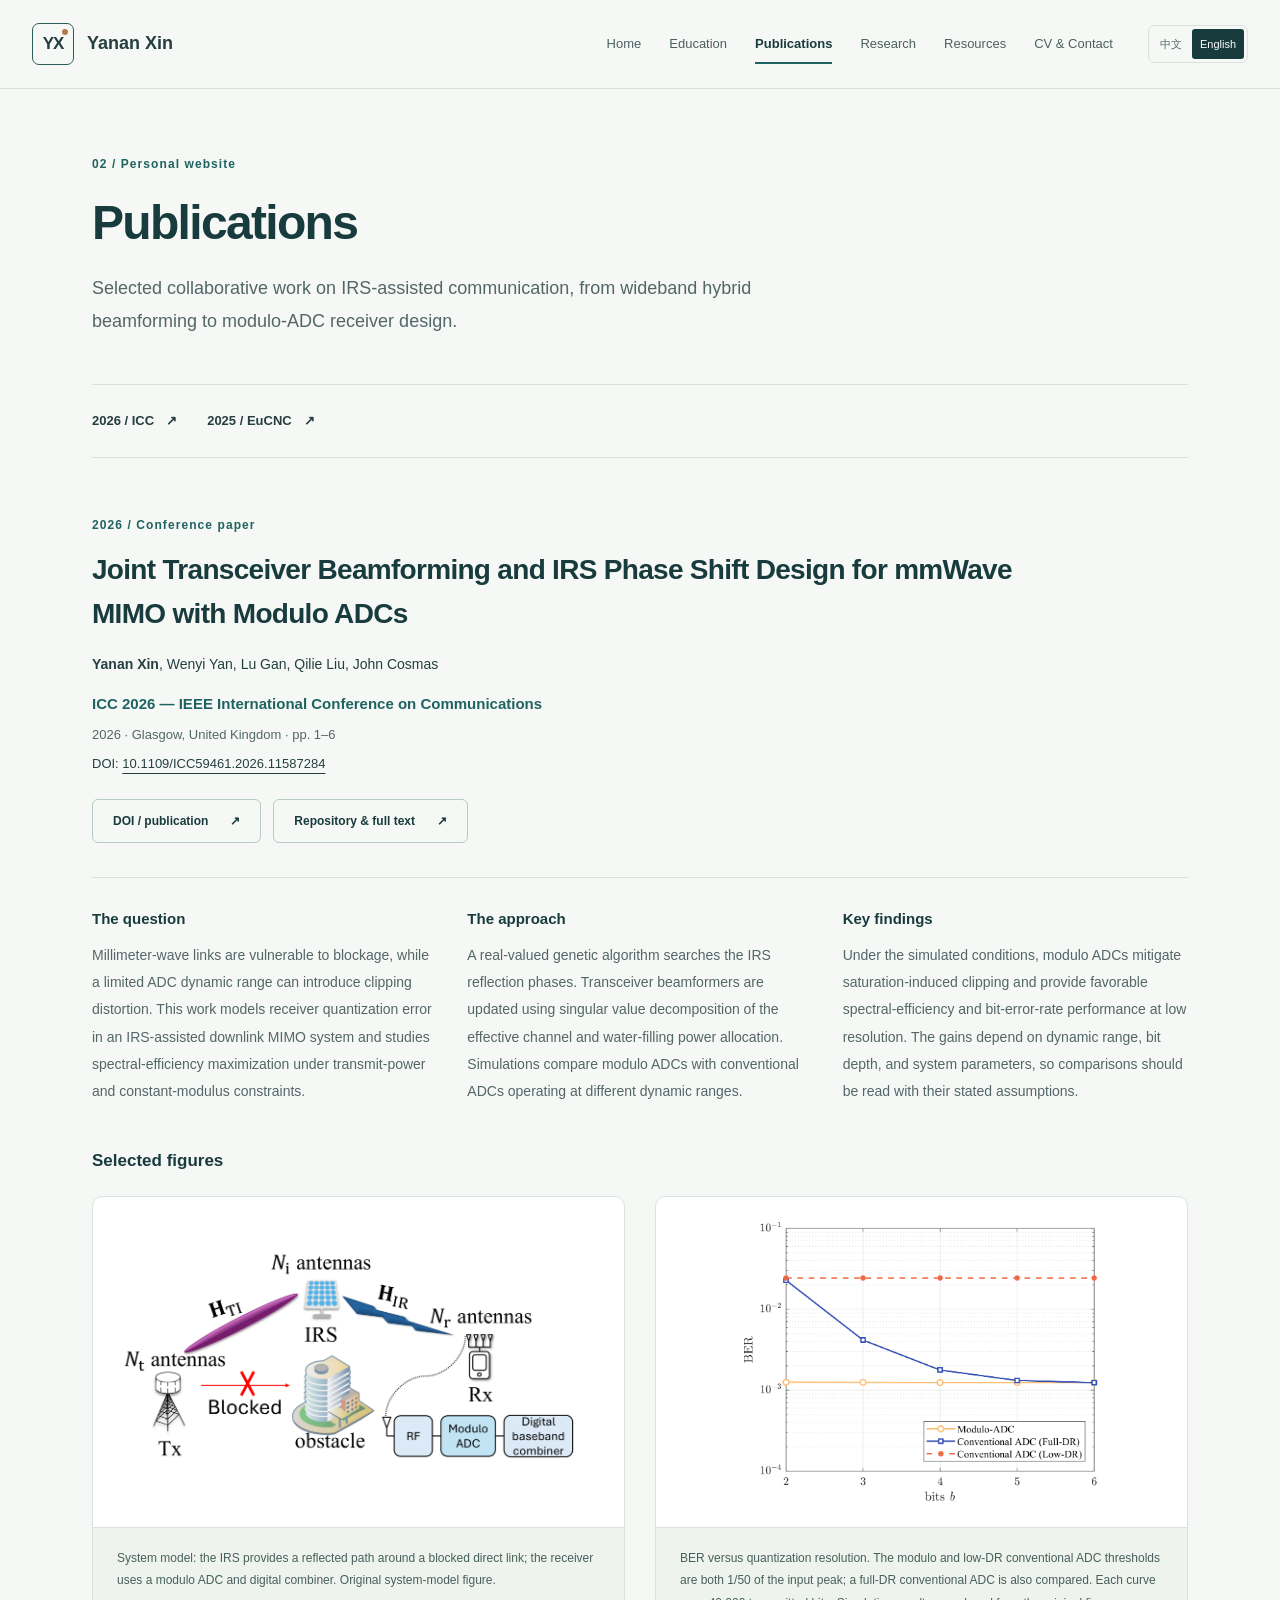
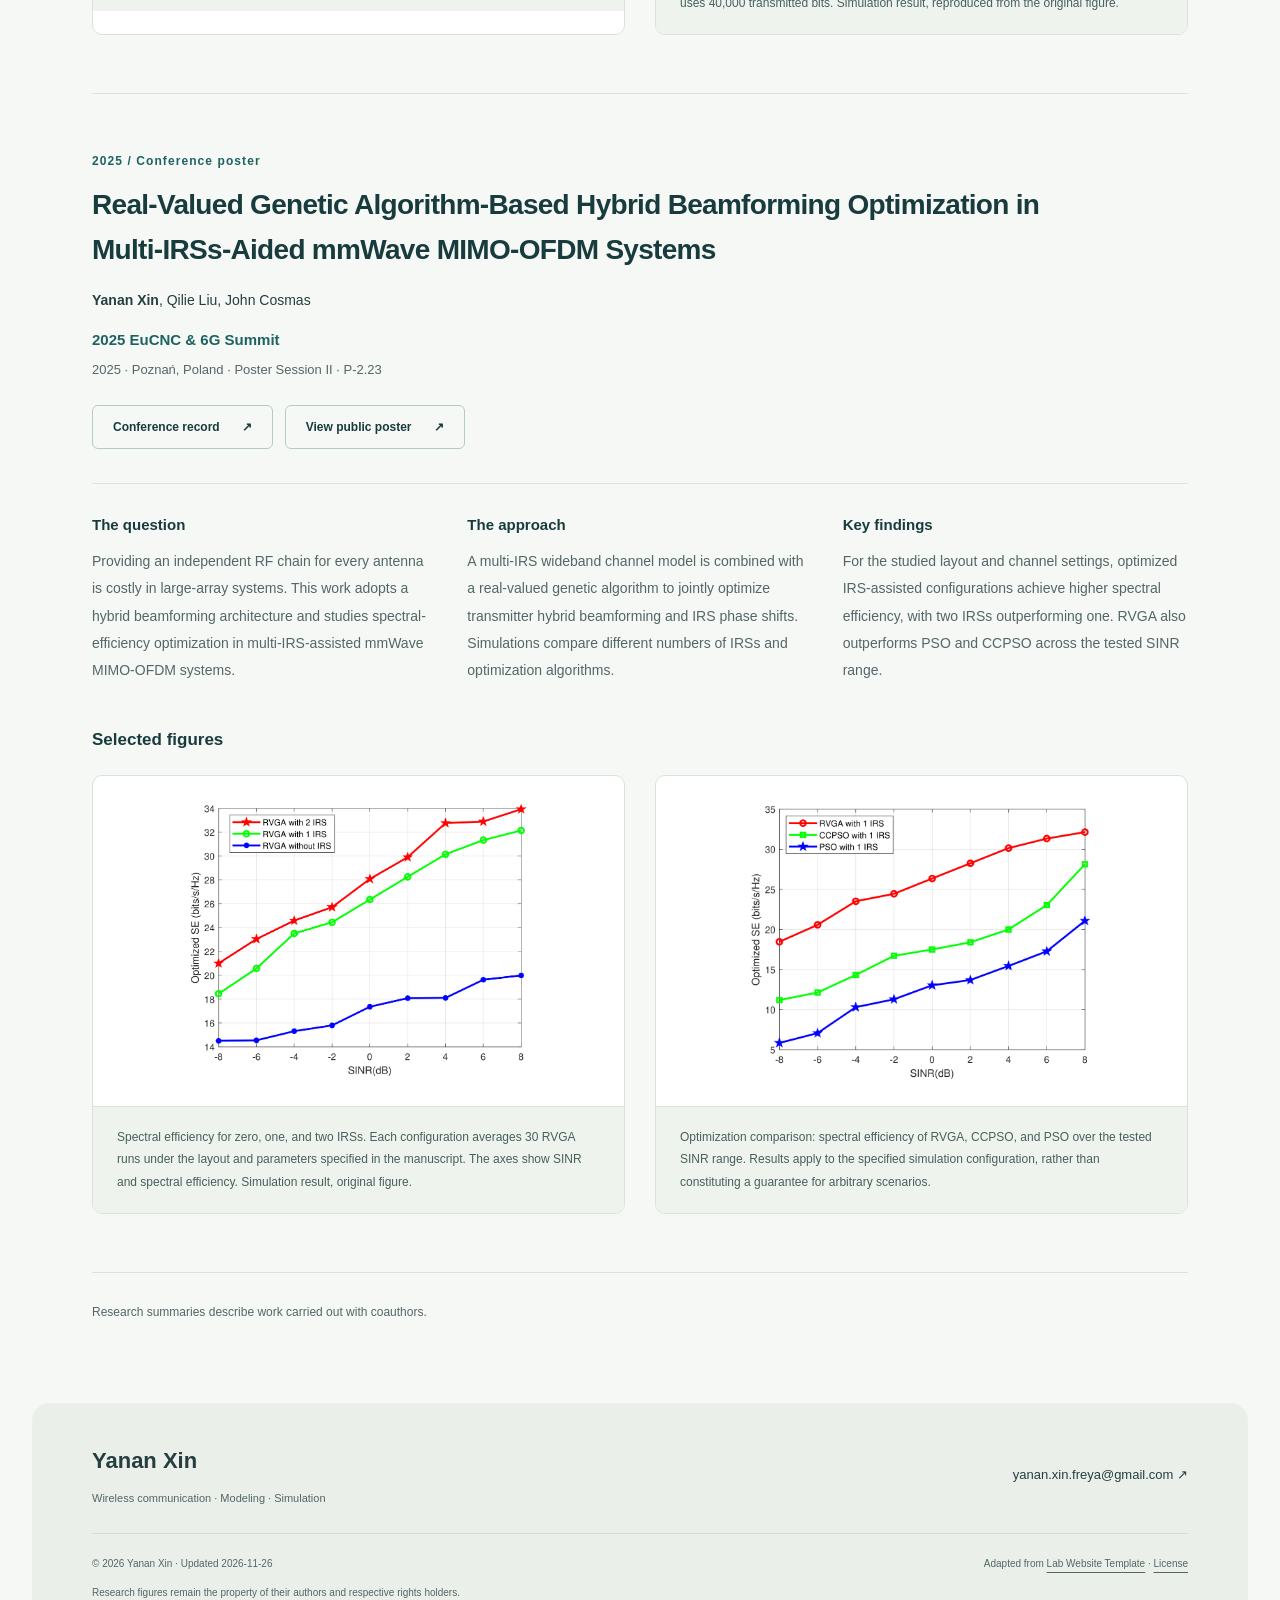
<file: en/publications/index.html>
<!doctype html>
<html lang="en" data-dark="false"><head><meta charset="utf-8"><meta name="viewport" content="width=device-width, initial-scale=1">
<title>Yanan Xin · Publications</title><meta name="description" content="I am a PhD student in Information and Communication Engineering at Chongqing University of Posts and Telecommunications. I undertook a joint doctoral research visit at Brunel University from 2024 to 2026. My research focuses on intelligent reflecting surface (IRS)-assisted wireless communication, particularly the interplay between beamforming, reflection phases, and receiver quantization in millimeter-wave MIMO systems."><meta name="theme-color" content="#153f40"><link rel="canonical" href="https://yananxfreya.github.io/en/publications/">
<link rel="alternate" hreflang="zh-CN" href="https://yananxfreya.github.io/zh/publications/"><link rel="alternate" hreflang="en" href="https://yananxfreya.github.io/en/publications/"><link rel="alternate" hreflang="x-default" href="https://yananxfreya.github.io/zh/publications/">
<meta property="og:title" content="Yanan Xin · Publications"><meta property="og:type" content="website"><meta property="og:url" content="https://yananxfreya.github.io/en/publications/"><meta property="og:description" content="Understanding propagation. Designing efficient communication."><link rel="icon" type="image/svg+xml" href="/assets/favicon.svg">
<link rel="stylesheet" href="/assets/template.css"><link rel="stylesheet" href="/assets/site.css"><script src="/assets/site.js" defer></script><script type="application/ld+json">{"@context": "https://schema.org", "@type": "Person", "name": "Yanan Xin", "alternateName": "辛雅楠", "url": "https://yananxfreya.github.io", "sameAs": ["https://github.com/YananXFreya"], "affiliation": {"@type": "CollegeOrUniversity", "name": "Chongqing University of Posts and Telecommunications"}}</script></head>
<body data-language="en" data-page="publications" data-root="false"><a class="skip-link" href="#main">Skip to content</a>
<header class="site-header"><div class="header-inner"><a href="/en/" class="brand" aria-label="Yanan Xin · Home"><span class="monogram" aria-hidden="true">YX<span></span></span><span>Yanan Xin</span></a>
<button class="menu-toggle" aria-expanded="false" aria-controls="site-nav" aria-label="Open navigation"><span></span><span></span></button><nav id="site-nav" class="site-nav" aria-label="Main navigation"><a href="/en/">Home</a><a href="/en/education/">Education</a><a href="/en/publications/" aria-current="page">Publications</a><a href="/en/projects/">Research</a><a href="/en/resources/">Resources</a><a href="/en/contact/">CV & Contact</a></nav><div class="language-switch" aria-label="Language"><a class="lang-link" href="/zh/publications/" lang="zh" hreflang="zh" data-lang="zh">中文</a><a class="lang-link" href="/en/publications/" lang="en" hreflang="en" data-lang="en" aria-current="true">English</a></div></div></header>
<main id="main"><section class="page-heading"><div class="eyebrow">02 / Personal website</div><h1>Publications</h1><p class="lead">Selected collaborative work on IRS-assisted communication, from wideband hybrid beamforming to modulo-ADC receiver design.</p></section><nav class="paper-nav" aria-label="Selected work"><a href="#modulo-adc">2026 / ICC <span aria-hidden="true">↗</span></a><a href="#multi-irs">2025 / EuCNC <span aria-hidden="true">↗</span></a></nav><article class="publication" id="modulo-adc"><header class="publication-header"><div class="eyebrow">2026 / Conference paper</div><h2>Joint Transceiver Beamforming and IRS Phase Shift Design for mmWave MIMO with Modulo ADCs</h2><p class="authors"><strong>Yanan Xin</strong>, Wenyi Yan, Lu Gan, Qilie Liu, John Cosmas</p><p class="venue">ICC 2026 — IEEE International Conference on Communications</p><p class="muted">2026 · Glasgow, United Kingdom · pp. 1–6</p><p class="doi">DOI: <a href="https://doi.org/10.1109/ICC59461.2026.11587284">10.1109/ICC59461.2026.11587284</a></p><div class="actions"><a class="button" href="https://doi.org/10.1109/ICC59461.2026.11587284">DOI / publication<span aria-hidden="true">↗</span></a><a class="button" href="https://bura.brunel.ac.uk/handle/2438/33616">Repository &amp; full text<span aria-hidden="true">↗</span></a></div></header><div class="research-summary"><section><h3>The question</h3><p>Millimeter-wave links are vulnerable to blockage, while a limited ADC dynamic range can introduce clipping distortion. This work models receiver quantization error in an IRS-assisted downlink MIMO system and studies spectral-efficiency maximization under transmit-power and constant-modulus constraints.</p></section><section><h3>The approach</h3><p>A real-valued genetic algorithm searches the IRS reflection phases. Transceiver beamformers are updated using singular value decomposition of the effective channel and water-filling power allocation. Simulations compare modulo ADCs with conventional ADCs operating at different dynamic ranges.</p></section><section><h3>Key findings</h3><p>Under the simulated conditions, modulo ADCs mitigate saturation-induced clipping and provide favorable spectral-efficiency and bit-error-rate performance at low resolution. The gains depend on dynamic range, bit depth, and system parameters, so comparisons should be read with their stated assumptions.</p></section></div><h3 class="figure-heading">Selected figures</h3><div class="figure-grid"><figure><a href="/assets/images/modulo-system.webp" aria-label="View full-size figure: IRS-assisted mmWave MIMO system with a modulo ADC at the receiver"><img src="/assets/images/modulo-system.webp" alt="IRS-assisted mmWave MIMO system with a modulo ADC at the receiver" loading="lazy" width="1600" height="1250"></a><figcaption>System model: the IRS provides a reflected path around a blocked direct link; the receiver uses a modulo ADC and digital combiner. Original system-model figure.</figcaption></figure><figure><a href="/assets/images/modulo-ber.webp" aria-label="View full-size figure: BER versus 2–6 quantization bits for modulo, full-dynamic-range conventional, and low-dynamic-range conventional ADCs"><img src="/assets/images/modulo-ber.webp" alt="BER versus 2–6 quantization bits for modulo, full-dynamic-range conventional, and low-dynamic-range conventional ADCs" loading="lazy" width="1600" height="1250"></a><figcaption>BER versus quantization resolution. The modulo and low-DR conventional ADC thresholds are both 1/50 of the input peak; a full-DR conventional ADC is also compared. Each curve uses 40,000 transmitted bits. Simulation result, reproduced from the original figure.</figcaption></figure></div></article><article class="publication" id="multi-irs"><header class="publication-header"><div class="eyebrow">2025 / Conference poster</div><h2>Real-Valued Genetic Algorithm-Based Hybrid Beamforming Optimization in Multi-IRSs-Aided mmWave MIMO-OFDM Systems</h2><p class="authors"><strong>Yanan Xin</strong>, Qilie Liu, John Cosmas</p><p class="venue">2025 EuCNC &amp; 6G Summit</p><p class="muted">2025 · Poznań, Poland · Poster Session II · P-2.23</p><div class="actions"><a class="button" href="https://www.eucnc.eu/2025/www.eucnc.eu/programme/poster-session-ii/index.html">Conference record<span aria-hidden="true">↗</span></a><a class="button" href="https://opti-6g.sns-ju.eu/wp-content/uploads/2025/08/eucnc-poster4.pdf">View public poster<span aria-hidden="true">↗</span></a></div></header><div class="research-summary"><section><h3>The question</h3><p>Providing an independent RF chain for every antenna is costly in large-array systems. This work adopts a hybrid beamforming architecture and studies spectral-efficiency optimization in multi-IRS-assisted mmWave MIMO-OFDM systems.</p></section><section><h3>The approach</h3><p>A multi-IRS wideband channel model is combined with a real-valued genetic algorithm to jointly optimize transmitter hybrid beamforming and IRS phase shifts. Simulations compare different numbers of IRSs and optimization algorithms.</p></section><section><h3>Key findings</h3><p>For the studied layout and channel settings, optimized IRS-assisted configurations achieve higher spectral efficiency, with two IRSs outperforming one. RVGA also outperforms PSO and CCPSO across the tested SINR range.</p></section></div><h3 class="figure-heading">Selected figures</h3><div class="figure-grid"><figure><a href="/assets/images/multi-irs-se.webp" aria-label="View full-size figure: Optimized spectral efficiency versus SINR with zero, one, and two IRSs"><img src="/assets/images/multi-irs-se.webp" alt="Optimized spectral efficiency versus SINR with zero, one, and two IRSs" loading="lazy" width="1600" height="1250"></a><figcaption>Spectral efficiency for zero, one, and two IRSs. Each configuration averages 30 RVGA runs under the layout and parameters specified in the manuscript. The axes show SINR and spectral efficiency. Simulation result, original figure.</figcaption></figure><figure><a href="/assets/images/multi-irs-algorithms.webp" aria-label="View full-size figure: Spectral-efficiency comparison of RVGA, CCPSO, and PSO"><img src="/assets/images/multi-irs-algorithms.webp" alt="Spectral-efficiency comparison of RVGA, CCPSO, and PSO" loading="lazy" width="1600" height="1250"></a><figcaption>Optimization comparison: spectral efficiency of RVGA, CCPSO, and PSO over the tested SINR range. Results apply to the specified simulation configuration, rather than constituting a guarantee for arbitrary scenarios.</figcaption></figure></div></article><p class="editorial-note">Research summaries describe work carried out with coauthors.</p></main><footer class="site-footer"><div class="footer-main"><div><a class="footer-name" href="/en/">Yanan Xin</a><p>Wireless communication · Modeling · Simulation</p></div><a href="mailto:yanan.xin.freya@gmail.com">yanan.xin.freya@gmail.com <span aria-hidden="true">↗</span></a></div><div class="footer-meta"><span>© 2026 Yanan Xin · Updated 2026-11-26</span><span>Adapted from <a href="https://github.com/greenelab/lab-website-template">Lab Website Template</a> · <a href="/LICENSE.md">License</a></span></div><p class="rights">Research figures remain the property of their authors and respective rights holders.</p></footer></body></html>
</file>
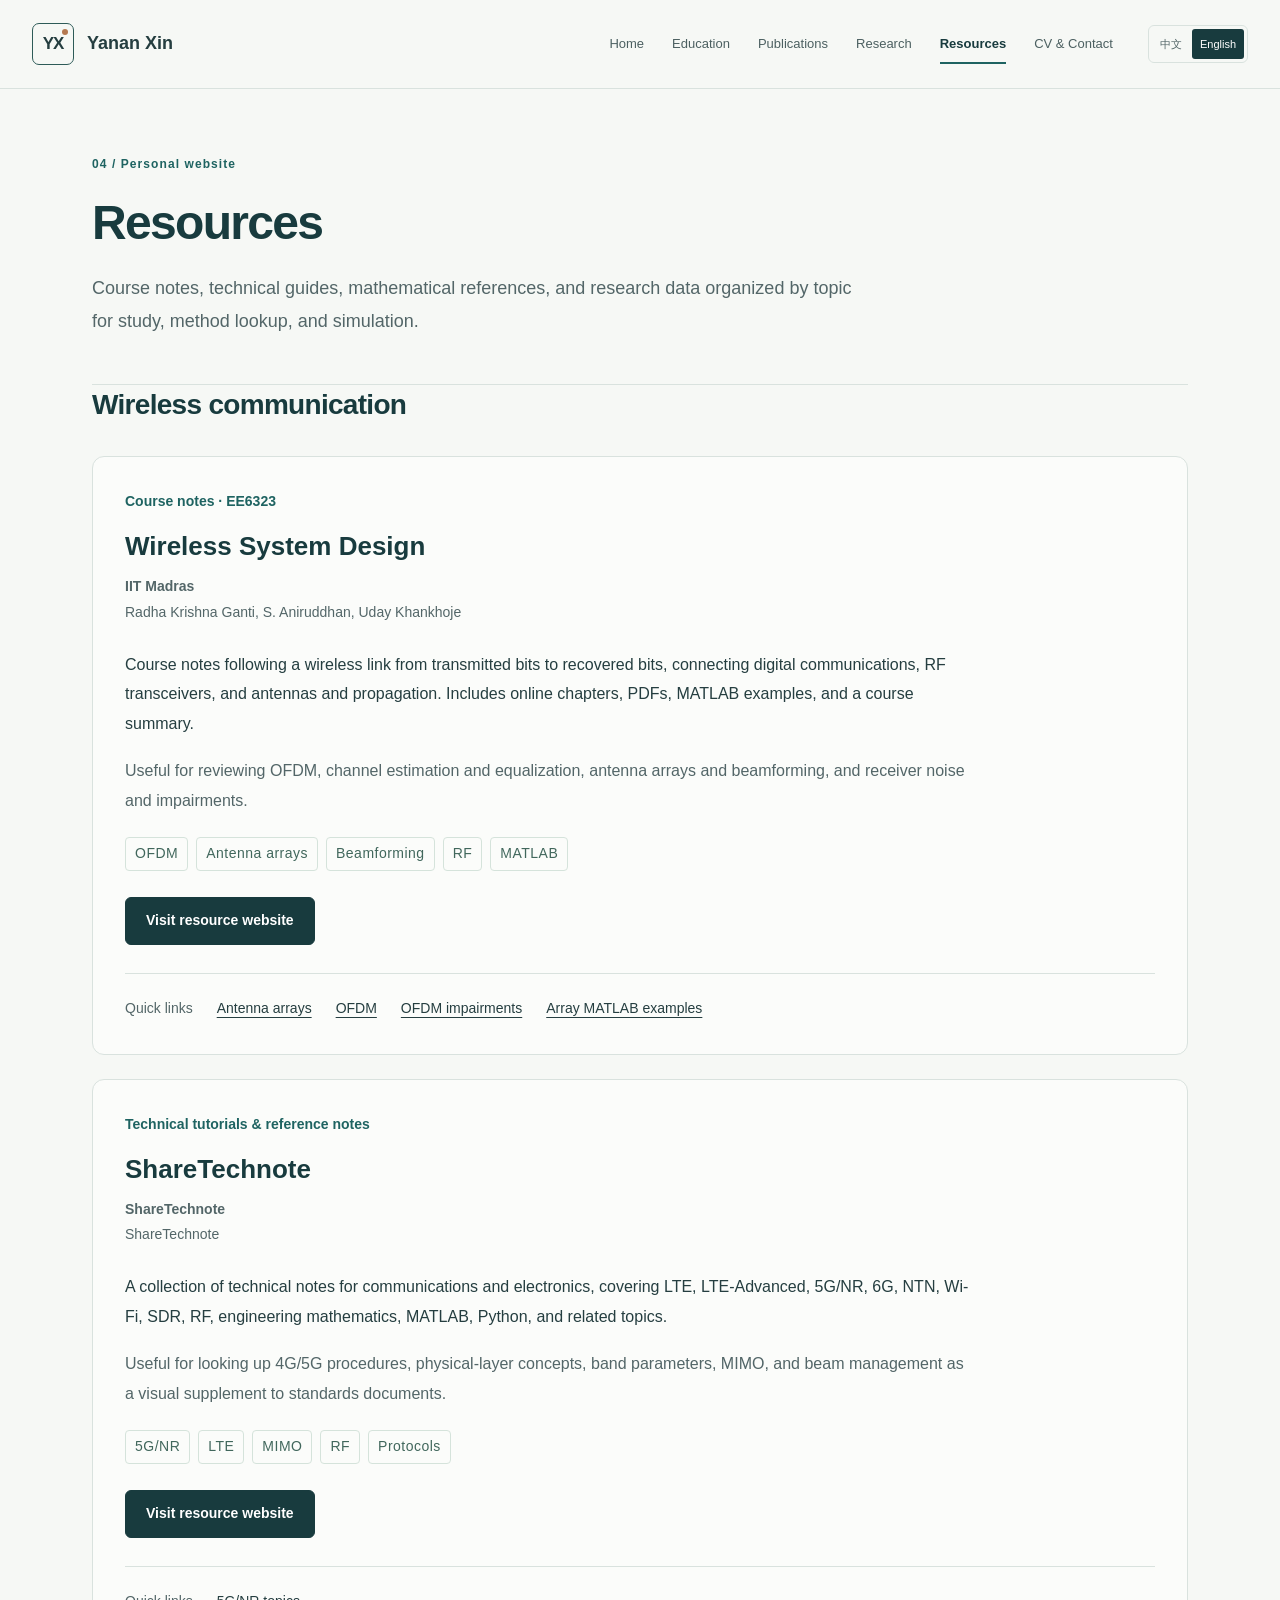
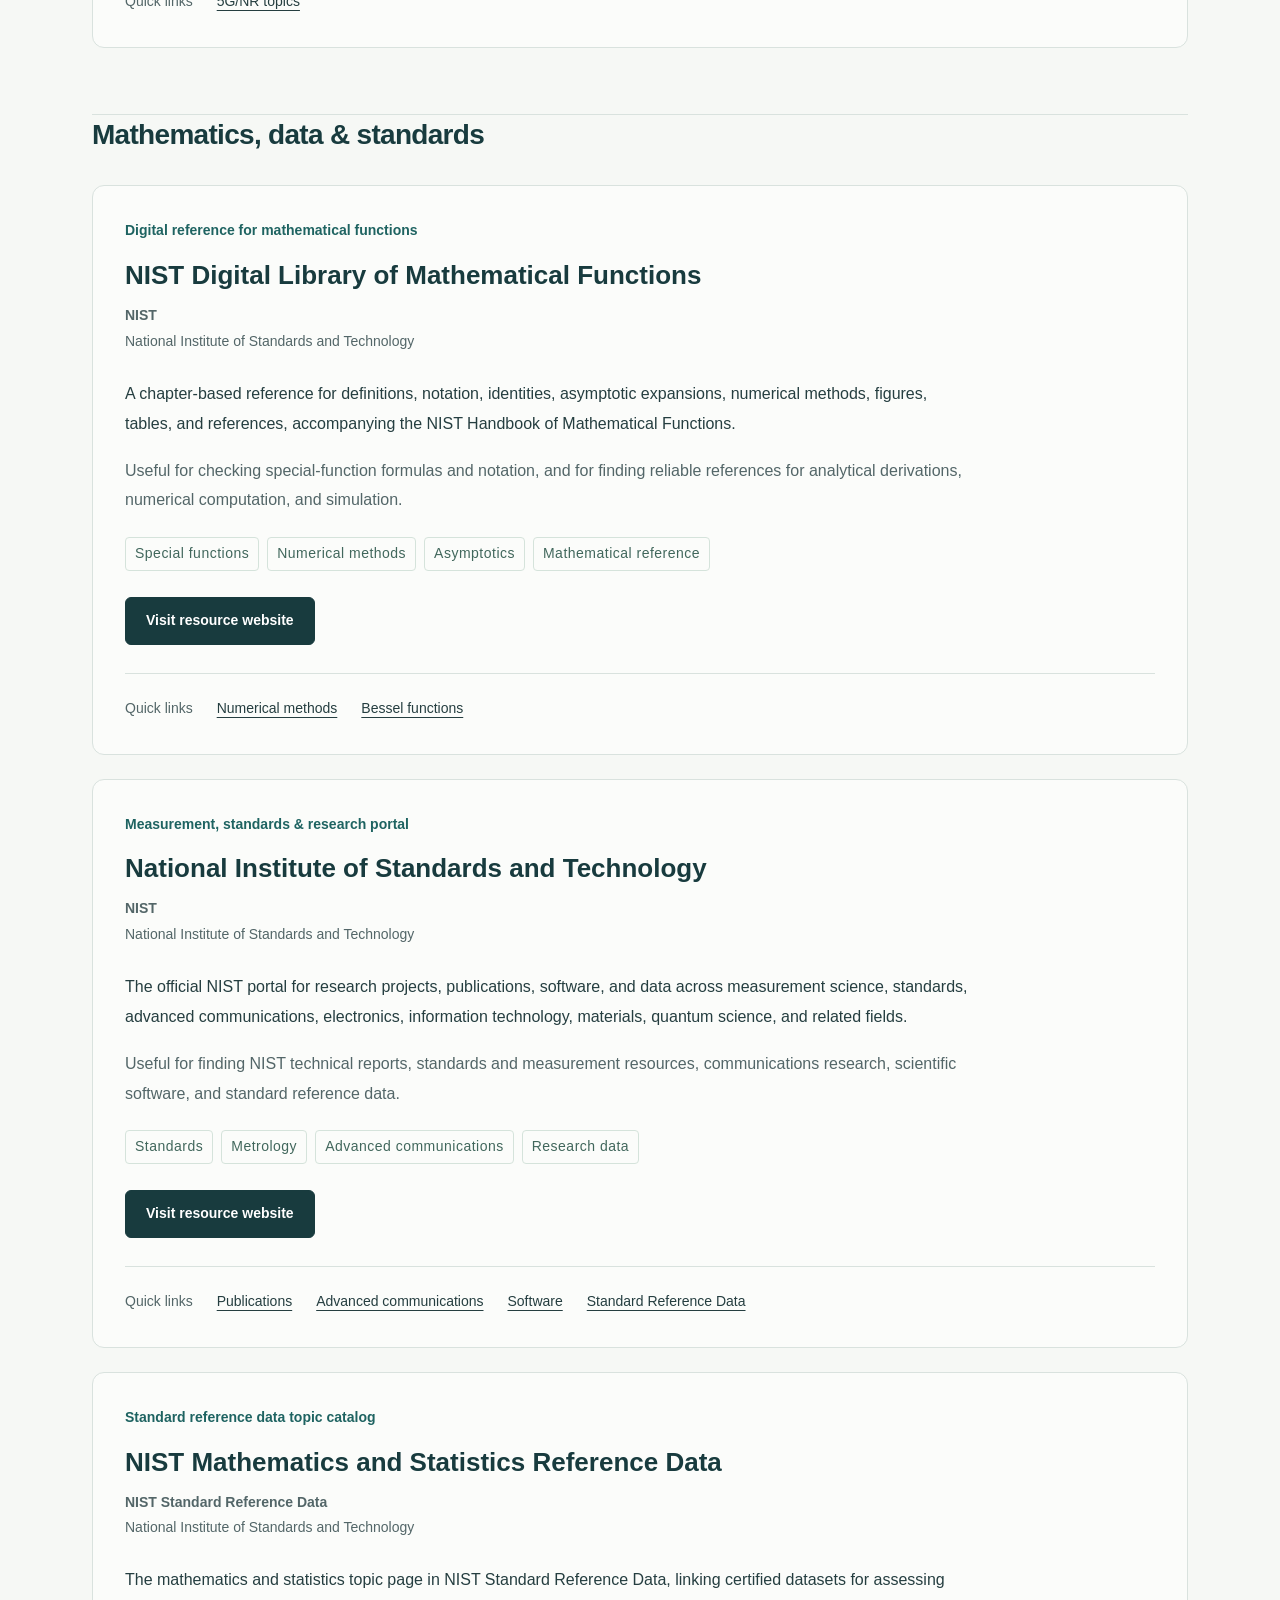
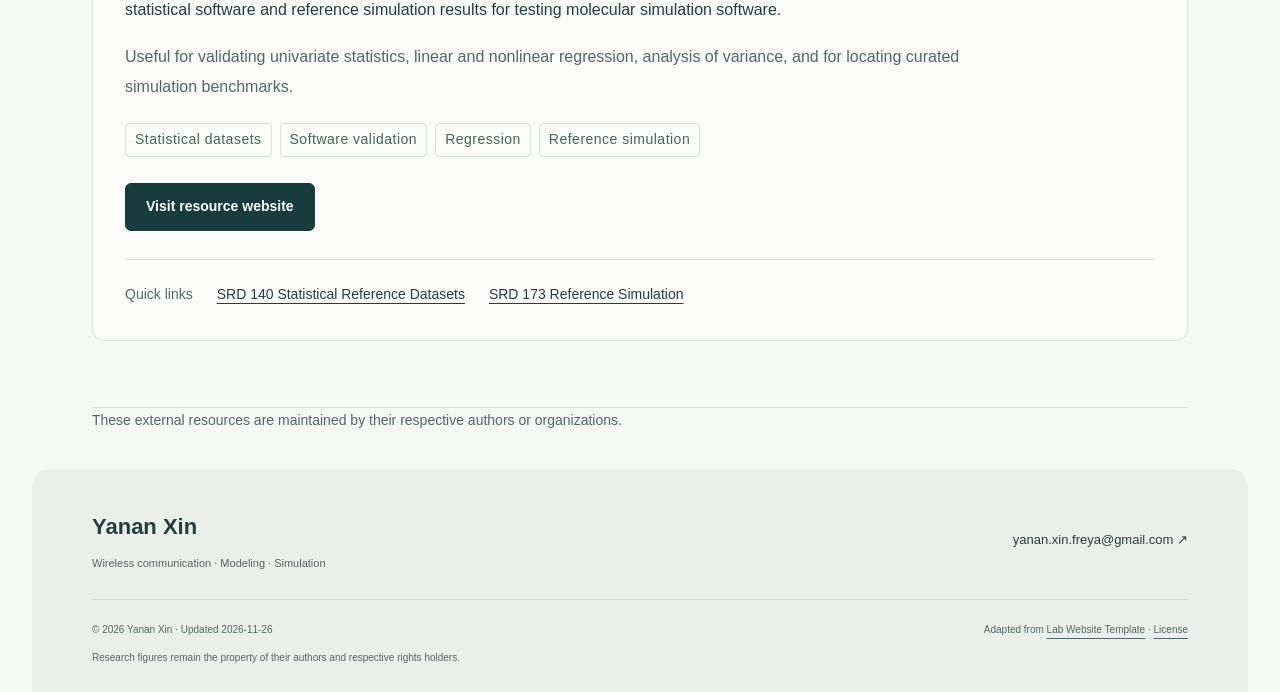
<file: en/resources/index.html>
<!doctype html>
<html lang="en" data-dark="false"><head><meta charset="utf-8"><meta name="viewport" content="width=device-width, initial-scale=1">
<title>Yanan Xin · Resources</title><meta name="description" content="Course notes, technical guides, mathematical references, and research data organized by topic for study, method lookup, and simulation."><meta name="theme-color" content="#153f40"><link rel="canonical" href="https://yananxfreya.github.io/en/resources/">
<link rel="alternate" hreflang="zh-CN" href="https://yananxfreya.github.io/zh/resources/"><link rel="alternate" hreflang="en" href="https://yananxfreya.github.io/en/resources/"><link rel="alternate" hreflang="x-default" href="https://yananxfreya.github.io/zh/resources/">
<meta property="og:title" content="Yanan Xin · Resources"><meta property="og:type" content="website"><meta property="og:url" content="https://yananxfreya.github.io/en/resources/"><meta property="og:description" content="Course notes, technical guides, mathematical references, and research data organized by topic for study, method lookup, and simulation."><link rel="icon" type="image/svg+xml" href="/assets/favicon.svg">
<link rel="stylesheet" href="/assets/template.css"><link rel="stylesheet" href="/assets/site.css"><script src="/assets/site.js" defer></script><script type="application/ld+json">{"@context": "https://schema.org", "@type": "Person", "name": "Yanan Xin", "alternateName": "辛雅楠", "url": "https://yananxfreya.github.io", "sameAs": ["https://github.com/YananXFreya"], "affiliation": {"@type": "CollegeOrUniversity", "name": "Chongqing University of Posts and Telecommunications"}}</script></head>
<body data-language="en" data-page="resources" data-root="false"><a class="skip-link" href="#main">Skip to content</a>
<header class="site-header"><div class="header-inner"><a href="/en/" class="brand" aria-label="Yanan Xin · Home"><span class="monogram" aria-hidden="true">YX<span></span></span><span>Yanan Xin</span></a>
<button class="menu-toggle" aria-expanded="false" aria-controls="site-nav" aria-label="Open navigation"><span></span><span></span></button><nav id="site-nav" class="site-nav" aria-label="Main navigation"><a href="/en/">Home</a><a href="/en/education/">Education</a><a href="/en/publications/">Publications</a><a href="/en/projects/">Research</a><a href="/en/resources/" aria-current="page">Resources</a><a href="/en/contact/">CV & Contact</a></nav><div class="language-switch" aria-label="Language"><a class="lang-link" href="/zh/resources/" lang="zh" hreflang="zh" data-lang="zh">中文</a><a class="lang-link" href="/en/resources/" lang="en" hreflang="en" data-lang="en" aria-current="true">English</a></div></div></header>
<main id="main"><section class="page-heading"><div class="eyebrow">04 / Personal website</div><h1>Resources</h1><p class="lead">Course notes, technical guides, mathematical references, and research data organized by topic for study, method lookup, and simulation.</p></section><section class="resource-group" id="wireless-communications"><div class="section-title"><h2>Wireless communication</h2></div><article class="resource-card" id="wireless-system-design"><p class="resource-type">Course notes · EE6323</p><h3><a href="https://www.ee.iitm.ac.in/uday/notes/wsd/index.html">Wireless System Design</a></h3><p class="resource-meta"><strong>IIT Madras</strong><br>Radha Krishna Ganti, S. Aniruddhan, Uday Khankhoje</p><p>Course notes following a wireless link from transmitted bits to recovered bits, connecting digital communications, RF transceivers, and antennas and propagation. Includes online chapters, PDFs, MATLAB examples, and a course summary.</p><p class="resource-use">Useful for reviewing OFDM, channel estimation and equalization, antenna arrays and beamforming, and receiver noise and impairments.</p><ul class="resource-tags"><li class="topic-tag">OFDM</li><li class="topic-tag">Antenna arrays</li><li class="topic-tag">Beamforming</li><li class="topic-tag">RF</li><li class="topic-tag">MATLAB</li></ul><a class="button primary" href="https://www.ee.iitm.ac.in/uday/notes/wsd/index.html">Visit resource website</a><nav class="resource-links" aria-label="Wireless System Design · Quick links"><span>Quick links</span><a href="https://www.ee.iitm.ac.in/uday/notes/wsd/arrays.html">Antenna arrays</a><a href="https://www.ee.iitm.ac.in/uday/notes/wsd/ofdm.html">OFDM</a><a href="https://www.ee.iitm.ac.in/uday/notes/wsd/ofdmimp.html">OFDM impairments</a><a href="https://www.ee.iitm.ac.in/uday/notes/wsd/ml2.html">Array MATLAB examples</a></nav></article><article class="resource-card" id="sharetechnote"><p class="resource-type">Technical tutorials &amp; reference notes</p><h3><a href="https://www.sharetechnote.com/index.html">ShareTechnote</a></h3><p class="resource-meta"><strong>ShareTechnote</strong><br>ShareTechnote</p><p>A collection of technical notes for communications and electronics, covering LTE, LTE-Advanced, 5G/NR, 6G, NTN, Wi-Fi, SDR, RF, engineering mathematics, MATLAB, Python, and related topics.</p><p class="resource-use">Useful for looking up 4G/5G procedures, physical-layer concepts, band parameters, MIMO, and beam management as a visual supplement to standards documents.</p><ul class="resource-tags"><li class="topic-tag">5G/NR</li><li class="topic-tag">LTE</li><li class="topic-tag">MIMO</li><li class="topic-tag">RF</li><li class="topic-tag">Protocols</li></ul><a class="button primary" href="https://www.sharetechnote.com/index.html">Visit resource website</a><nav class="resource-links" aria-label="ShareTechnote · Quick links"><span>Quick links</span><a href="https://www.sharetechnote.com/html/5G/menu_5G.html">5G/NR topics</a></nav></article></section><section class="resource-group" id="mathematics-data-standards"><div class="section-title"><h2>Mathematics, data &amp; standards</h2></div><article class="resource-card" id="nist-dlmf"><p class="resource-type">Digital reference for mathematical functions</p><h3><a href="https://dlmf.nist.gov/">NIST Digital Library of Mathematical Functions</a></h3><p class="resource-meta"><strong>NIST</strong><br>National Institute of Standards and Technology</p><p>A chapter-based reference for definitions, notation, identities, asymptotic expansions, numerical methods, figures, tables, and references, accompanying the NIST Handbook of Mathematical Functions.</p><p class="resource-use">Useful for checking special-function formulas and notation, and for finding reliable references for analytical derivations, numerical computation, and simulation.</p><ul class="resource-tags"><li class="topic-tag">Special functions</li><li class="topic-tag">Numerical methods</li><li class="topic-tag">Asymptotics</li><li class="topic-tag">Mathematical reference</li></ul><a class="button primary" href="https://dlmf.nist.gov/">Visit resource website</a><nav class="resource-links" aria-label="NIST Digital Library of Mathematical Functions · Quick links"><span>Quick links</span><a href="https://dlmf.nist.gov/3">Numerical methods</a><a href="https://dlmf.nist.gov/10">Bessel functions</a></nav></article><article class="resource-card" id="nist"><p class="resource-type">Measurement, standards &amp; research portal</p><h3><a href="https://www.nist.gov/">National Institute of Standards and Technology</a></h3><p class="resource-meta"><strong>NIST</strong><br>National Institute of Standards and Technology</p><p>The official NIST portal for research projects, publications, software, and data across measurement science, standards, advanced communications, electronics, information technology, materials, quantum science, and related fields.</p><p class="resource-use">Useful for finding NIST technical reports, standards and measurement resources, communications research, scientific software, and standard reference data.</p><ul class="resource-tags"><li class="topic-tag">Standards</li><li class="topic-tag">Metrology</li><li class="topic-tag">Advanced communications</li><li class="topic-tag">Research data</li></ul><a class="button primary" href="https://www.nist.gov/">Visit resource website</a><nav class="resource-links" aria-label="National Institute of Standards and Technology · Quick links"><span>Quick links</span><a href="https://www.nist.gov/publications">Publications</a><a href="https://www.nist.gov/advanced-communications">Advanced communications</a><a href="https://www.nist.gov/services-resources/software">Software</a><a href="https://www.nist.gov/srd">Standard Reference Data</a></nav></article><article class="resource-card" id="nist-mathematics-statistics"><p class="resource-type">Standard reference data topic catalog</p><h3><a href="https://www.nist.gov/srd/mathematics-and-statistics">NIST Mathematics and Statistics Reference Data</a></h3><p class="resource-meta"><strong>NIST Standard Reference Data</strong><br>National Institute of Standards and Technology</p><p>The mathematics and statistics topic page in NIST Standard Reference Data, linking certified datasets for assessing statistical software and reference simulation results for testing molecular simulation software.</p><p class="resource-use">Useful for validating univariate statistics, linear and nonlinear regression, analysis of variance, and for locating curated simulation benchmarks.</p><ul class="resource-tags"><li class="topic-tag">Statistical datasets</li><li class="topic-tag">Software validation</li><li class="topic-tag">Regression</li><li class="topic-tag">Reference simulation</li></ul><a class="button primary" href="https://www.nist.gov/srd/mathematics-and-statistics">Visit resource website</a><nav class="resource-links" aria-label="NIST Mathematics and Statistics Reference Data · Quick links"><span>Quick links</span><a href="https://www.itl.nist.gov/div898/strd/">SRD 140 Statistical Reference Datasets</a><a href="https://www.nist.gov/programs-projects/nist-standard-reference-simulation-website">SRD 173 Reference Simulation</a></nav></article></section><p class="resource-note">These external resources are maintained by their respective authors or organizations.</p></main><footer class="site-footer"><div class="footer-main"><div><a class="footer-name" href="/en/">Yanan Xin</a><p>Wireless communication · Modeling · Simulation</p></div><a href="mailto:yanan.xin.freya@gmail.com">yanan.xin.freya@gmail.com <span aria-hidden="true">↗</span></a></div><div class="footer-meta"><span>© 2026 Yanan Xin · Updated 2026-11-26</span><span>Adapted from <a href="https://github.com/greenelab/lab-website-template">Lab Website Template</a> · <a href="/LICENSE.md">License</a></span></div><p class="rights">Research figures remain the property of their authors and respective rights holders.</p></footer></body></html>
</file>
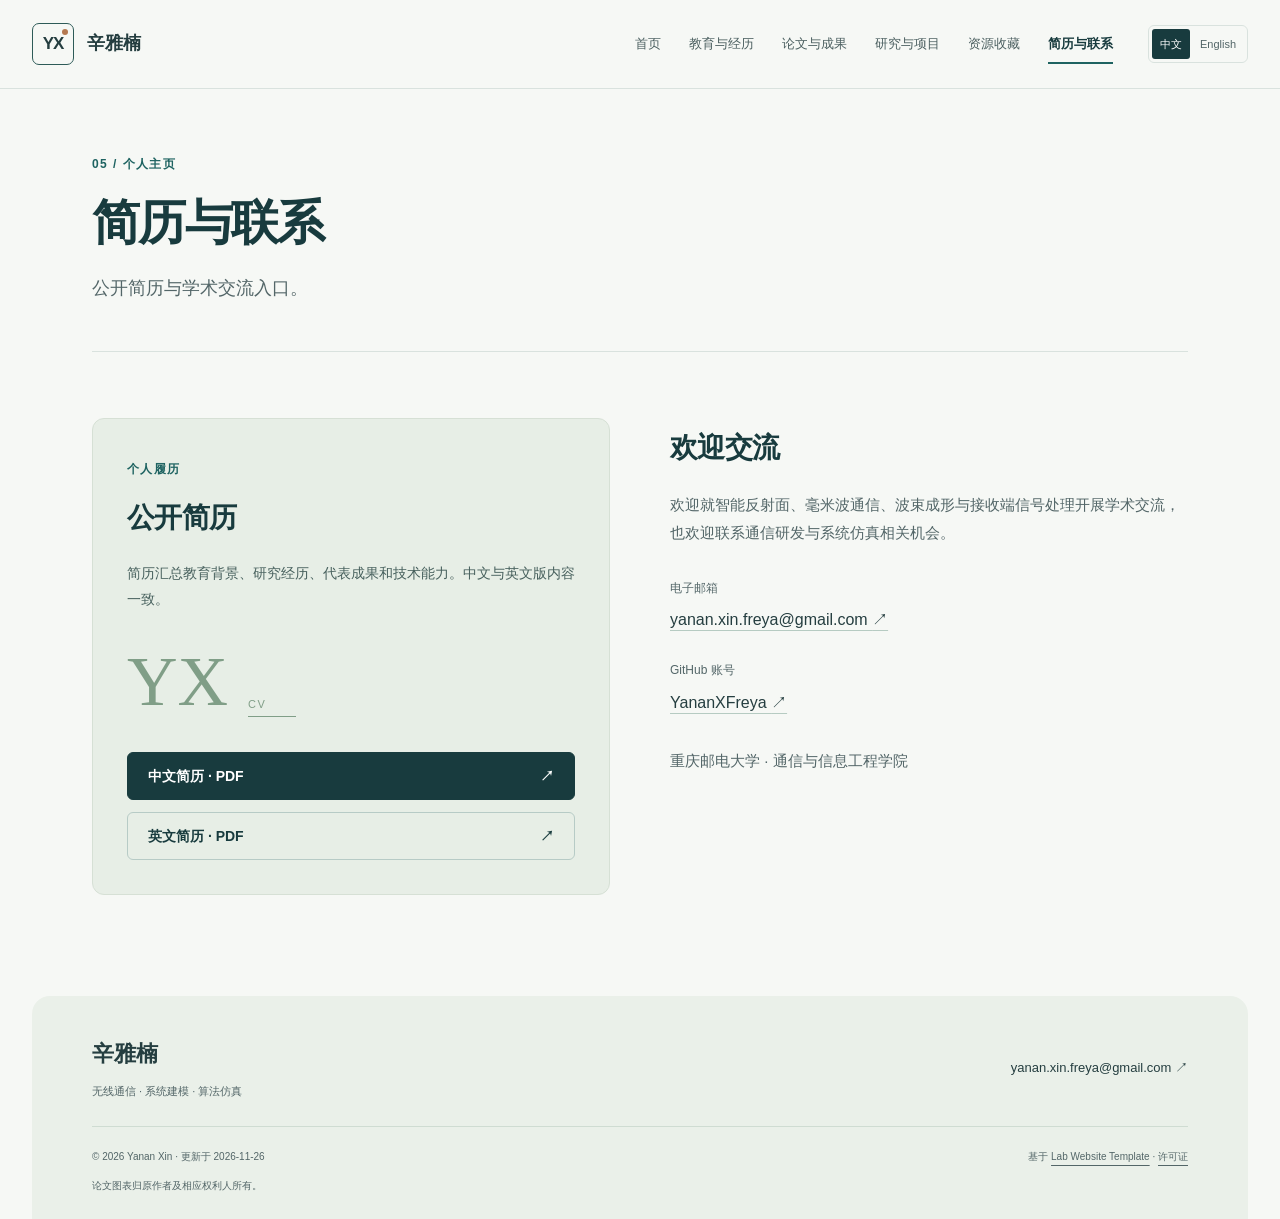
<file: zh/contact/index.html>
<!doctype html>
<html lang="zh-CN" data-dark="false"><head><meta charset="utf-8"><meta name="viewport" content="width=device-width, initial-scale=1">
<title>辛雅楠 · 简历与联系</title><meta name="description" content="我是重庆邮电大学信息与通信工程专业博士研究生，曾于 2024–2026 年在布鲁内尔大学联合培养。我的研究围绕智能反射面辅助无线通信，关注毫米波 MIMO 系统中波束成形、反射相位与接收端量化之间的关系。"><meta name="theme-color" content="#153f40"><link rel="canonical" href="https://yananxfreya.github.io/zh/contact/">
<link rel="alternate" hreflang="zh-CN" href="https://yananxfreya.github.io/zh/contact/"><link rel="alternate" hreflang="en" href="https://yananxfreya.github.io/en/contact/"><link rel="alternate" hreflang="x-default" href="https://yananxfreya.github.io/zh/contact/">
<meta property="og:title" content="辛雅楠 · 简历与联系"><meta property="og:type" content="website"><meta property="og:url" content="https://yananxfreya.github.io/zh/contact/"><meta property="og:description" content="理解无线传播，探索高效通信。"><link rel="icon" type="image/svg+xml" href="/assets/favicon.svg">
<link rel="stylesheet" href="/assets/template.css"><link rel="stylesheet" href="/assets/site.css"><script src="/assets/site.js" defer></script><script type="application/ld+json">{"@context": "https://schema.org", "@type": "Person", "name": "Yanan Xin", "alternateName": "辛雅楠", "url": "https://yananxfreya.github.io", "sameAs": ["https://github.com/YananXFreya"], "affiliation": {"@type": "CollegeOrUniversity", "name": "Chongqing University of Posts and Telecommunications"}}</script></head>
<body data-language="zh" data-page="contact" data-root="false"><a class="skip-link" href="#main">跳至正文</a>
<header class="site-header"><div class="header-inner"><a href="/zh/" class="brand" aria-label="辛雅楠 · 首页"><span class="monogram" aria-hidden="true">YX<span></span></span><span>辛雅楠</span></a>
<button class="menu-toggle" aria-expanded="false" aria-controls="site-nav" aria-label="展开导航"><span></span><span></span></button><nav id="site-nav" class="site-nav" aria-label="主导航"><a href="/zh/">首页</a><a href="/zh/education/">教育与经历</a><a href="/zh/publications/">论文与成果</a><a href="/zh/projects/">研究与项目</a><a href="/zh/resources/">资源收藏</a><a href="/zh/contact/" aria-current="page">简历与联系</a></nav><div class="language-switch" aria-label="语言"><a class="lang-link" href="/zh/contact/" lang="zh" hreflang="zh" data-lang="zh" aria-current="true">中文</a><a class="lang-link" href="/en/contact/" lang="en" hreflang="en" data-lang="en">English</a></div></div></header>
<main id="main"><section class="page-heading"><div class="eyebrow">05 / 个人主页</div><h1>简历与联系</h1><p class="lead">公开简历与学术交流入口。</p></section><section class="contact-grid"><div class="cv-panel"><span class="eyebrow">个人履历</span><h2>公开简历</h2><p>简历汇总教育背景、研究经历、代表成果和技术能力。中文与英文版内容一致。</p><div class="cv-mark" aria-hidden="true">YX<span>CV</span></div><div class="cv-downloads"><a class="button primary" href="/assets/cv/yanan-xin-zh.pdf" download>中文简历 · PDF<span aria-hidden="true">↗</span></a><a class="button" href="/assets/cv/yanan-xin-en.pdf" download>英文简历 · PDF<span aria-hidden="true">↗</span></a></div></div><div class="contact-info"><h2>欢迎交流</h2><p>欢迎就智能反射面、毫米波通信、波束成形与接收端信号处理开展学术交流，也欢迎联系通信研发与系统仿真相关机会。</p><dl><dt>电子邮箱</dt><dd><a href="mailto:yanan.xin.freya@gmail.com">yanan.xin.freya@gmail.com <span aria-hidden="true">↗</span></a></dd><dt>GitHub 账号</dt><dd><a href="https://github.com/YananXFreya">YananXFreya <span aria-hidden="true">↗</span></a></dd></dl><p class="affiliation">重庆邮电大学 · 通信与信息工程学院</p></div></section></main><footer class="site-footer"><div class="footer-main"><div><a class="footer-name" href="/zh/">辛雅楠</a><p>无线通信 · 系统建模 · 算法仿真</p></div><a href="mailto:yanan.xin.freya@gmail.com">yanan.xin.freya@gmail.com <span aria-hidden="true">↗</span></a></div><div class="footer-meta"><span>© 2026 Yanan Xin · 更新于 2026-11-26</span><span>基于 <a href="https://github.com/greenelab/lab-website-template">Lab Website Template</a> · <a href="/LICENSE.md">许可证</a></span></div><p class="rights">论文图表归原作者及相应权利人所有。</p></footer></body></html>
</file>
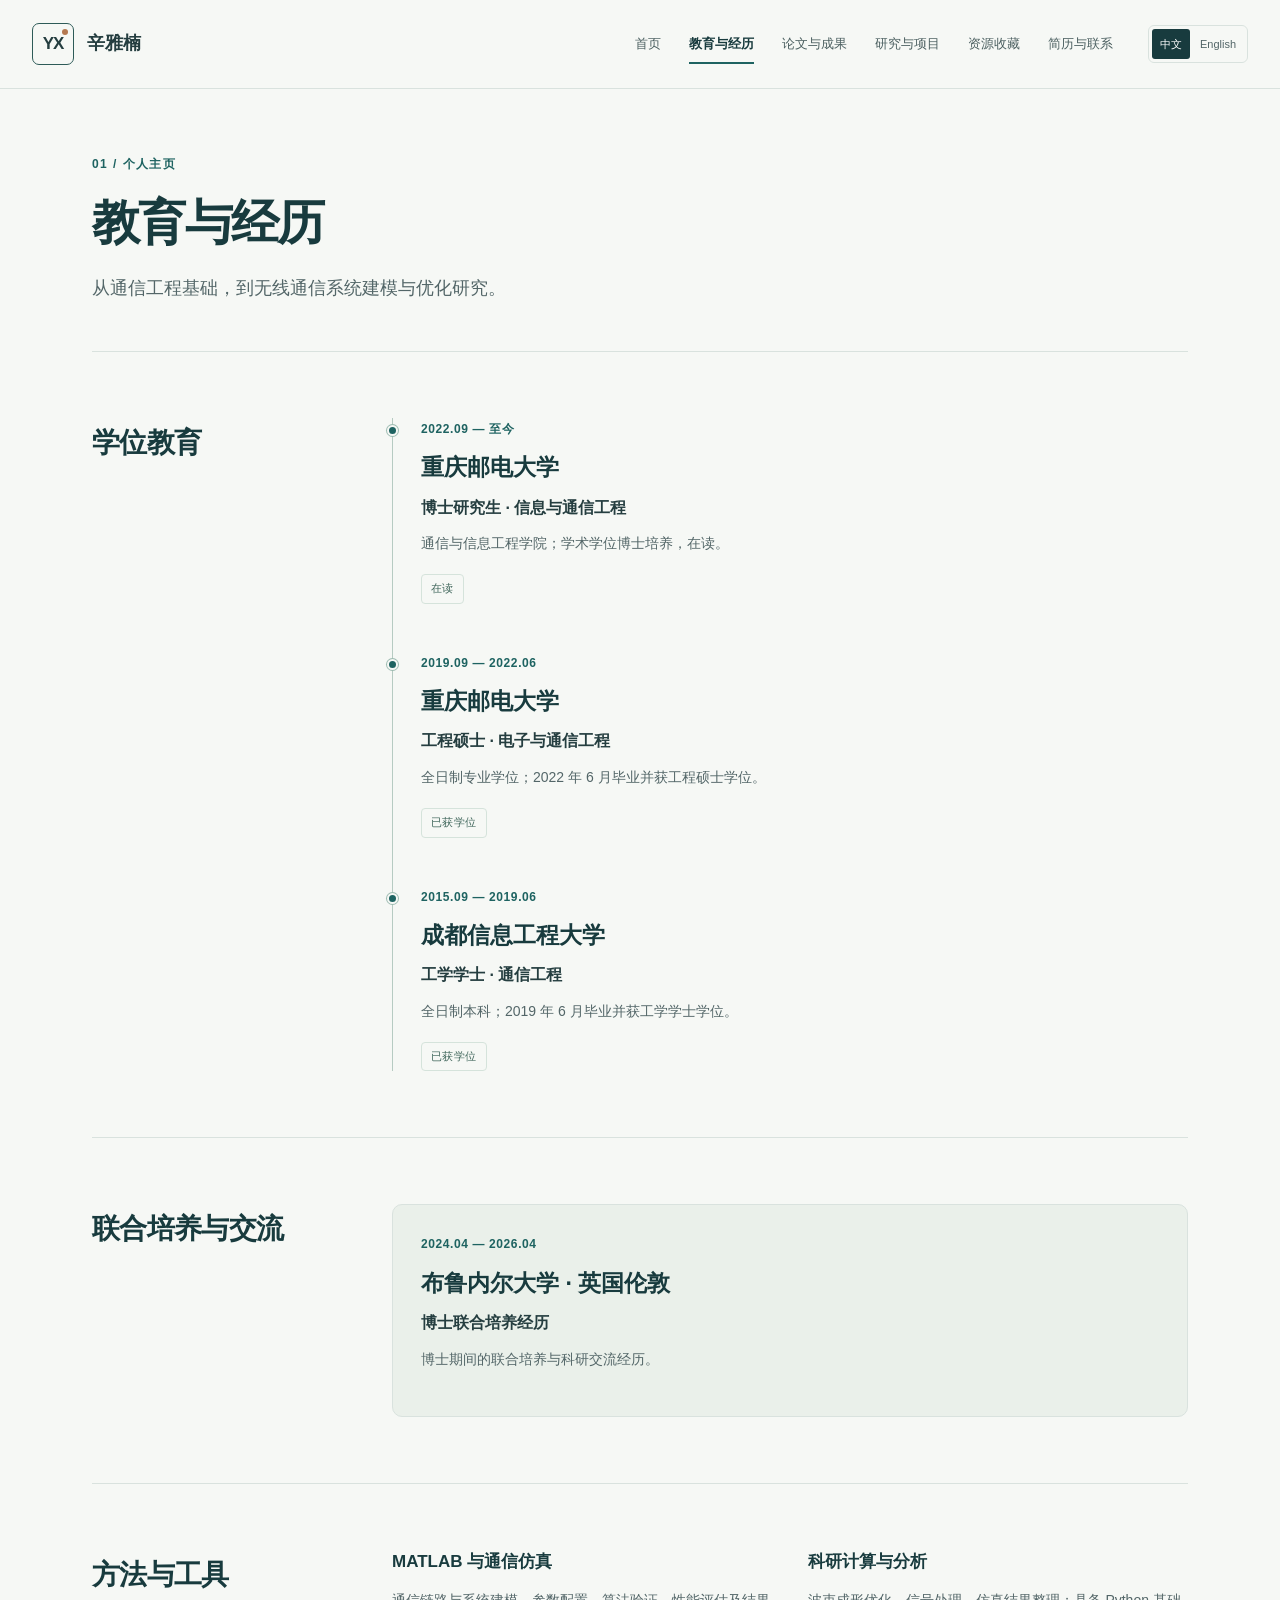
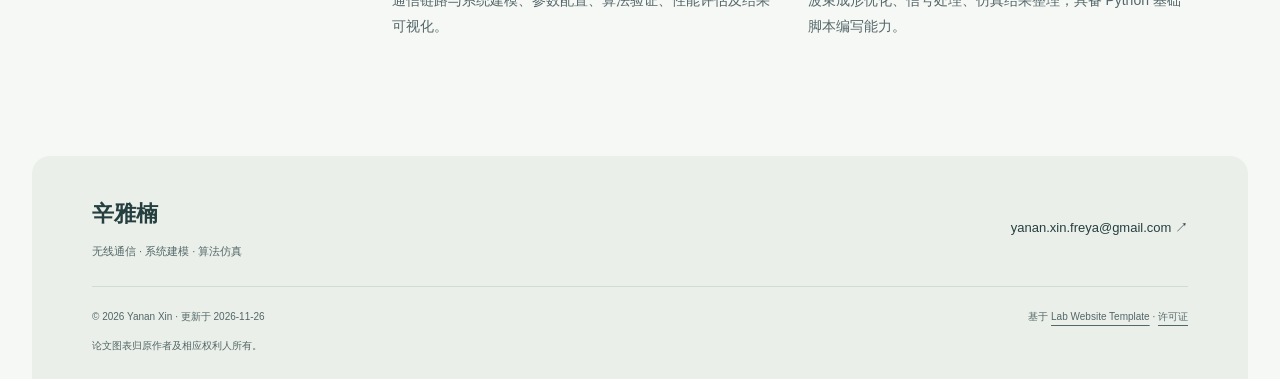
<file: zh/education/index.html>
<!doctype html>
<html lang="zh-CN" data-dark="false"><head><meta charset="utf-8"><meta name="viewport" content="width=device-width, initial-scale=1">
<title>辛雅楠 · 教育与经历</title><meta name="description" content="我是重庆邮电大学信息与通信工程专业博士研究生，曾于 2024–2026 年在布鲁内尔大学联合培养。我的研究围绕智能反射面辅助无线通信，关注毫米波 MIMO 系统中波束成形、反射相位与接收端量化之间的关系。"><meta name="theme-color" content="#153f40"><link rel="canonical" href="https://yananxfreya.github.io/zh/education/">
<link rel="alternate" hreflang="zh-CN" href="https://yananxfreya.github.io/zh/education/"><link rel="alternate" hreflang="en" href="https://yananxfreya.github.io/en/education/"><link rel="alternate" hreflang="x-default" href="https://yananxfreya.github.io/zh/education/">
<meta property="og:title" content="辛雅楠 · 教育与经历"><meta property="og:type" content="website"><meta property="og:url" content="https://yananxfreya.github.io/zh/education/"><meta property="og:description" content="理解无线传播，探索高效通信。"><link rel="icon" type="image/svg+xml" href="/assets/favicon.svg">
<link rel="stylesheet" href="/assets/template.css"><link rel="stylesheet" href="/assets/site.css"><script src="/assets/site.js" defer></script><script type="application/ld+json">{"@context": "https://schema.org", "@type": "Person", "name": "Yanan Xin", "alternateName": "辛雅楠", "url": "https://yananxfreya.github.io", "sameAs": ["https://github.com/YananXFreya"], "affiliation": {"@type": "CollegeOrUniversity", "name": "Chongqing University of Posts and Telecommunications"}}</script></head>
<body data-language="zh" data-page="education" data-root="false"><a class="skip-link" href="#main">跳至正文</a>
<header class="site-header"><div class="header-inner"><a href="/zh/" class="brand" aria-label="辛雅楠 · 首页"><span class="monogram" aria-hidden="true">YX<span></span></span><span>辛雅楠</span></a>
<button class="menu-toggle" aria-expanded="false" aria-controls="site-nav" aria-label="展开导航"><span></span><span></span></button><nav id="site-nav" class="site-nav" aria-label="主导航"><a href="/zh/">首页</a><a href="/zh/education/" aria-current="page">教育与经历</a><a href="/zh/publications/">论文与成果</a><a href="/zh/projects/">研究与项目</a><a href="/zh/resources/">资源收藏</a><a href="/zh/contact/">简历与联系</a></nav><div class="language-switch" aria-label="语言"><a class="lang-link" href="/zh/education/" lang="zh" hreflang="zh" data-lang="zh" aria-current="true">中文</a><a class="lang-link" href="/en/education/" lang="en" hreflang="en" data-lang="en">English</a></div></div></header>
<main id="main"><section class="page-heading"><div class="eyebrow">01 / 个人主页</div><h1>教育与经历</h1><p class="lead">从通信工程基础，到无线通信系统建模与优化研究。</p></section><section class="section-split"><h2>学位教育</h2><div class="timeline"><article class="timeline-item"><div class="timeline-date">2022.09 — 至今</div><h3>重庆邮电大学</h3><p class="degree">博士研究生 · 信息与通信工程</p><p>通信与信息工程学院；学术学位博士培养，在读。</p><span class="topic-tag">在读</span></article><article class="timeline-item"><div class="timeline-date">2019.09 — 2022.06</div><h3>重庆邮电大学</h3><p class="degree">工程硕士 · 电子与通信工程</p><p>全日制专业学位；2022 年 6 月毕业并获工程硕士学位。</p><span class="topic-tag">已获学位</span></article><article class="timeline-item"><div class="timeline-date">2015.09 — 2019.06</div><h3>成都信息工程大学</h3><p class="degree">工学学士 · 通信工程</p><p>全日制本科；2019 年 6 月毕业并获工学学士学位。</p><span class="topic-tag">已获学位</span></article></div></section><section class="section-split"><h2>联合培养与交流</h2><div><article class="visit"><div class="timeline-date">2024.04 — 2026.04</div><h3>布鲁内尔大学 · 英国伦敦</h3><p class="degree">博士联合培养经历</p><p>博士期间的联合培养与科研交流经历。</p></article></div></section><section class="section-split"><h2>方法与工具</h2><div class="skill-list"><article><h3>MATLAB 与通信仿真</h3><p>通信链路与系统建模、参数配置、算法验证、性能评估及结果可视化。</p></article><article><h3>科研计算与分析</h3><p>波束成形优化、信号处理、仿真结果整理；具备 Python 基础脚本编写能力。</p></article></div></section></main><footer class="site-footer"><div class="footer-main"><div><a class="footer-name" href="/zh/">辛雅楠</a><p>无线通信 · 系统建模 · 算法仿真</p></div><a href="mailto:yanan.xin.freya@gmail.com">yanan.xin.freya@gmail.com <span aria-hidden="true">↗</span></a></div><div class="footer-meta"><span>© 2026 Yanan Xin · 更新于 2026-11-26</span><span>基于 <a href="https://github.com/greenelab/lab-website-template">Lab Website Template</a> · <a href="/LICENSE.md">许可证</a></span></div><p class="rights">论文图表归原作者及相应权利人所有。</p></footer></body></html>
</file>
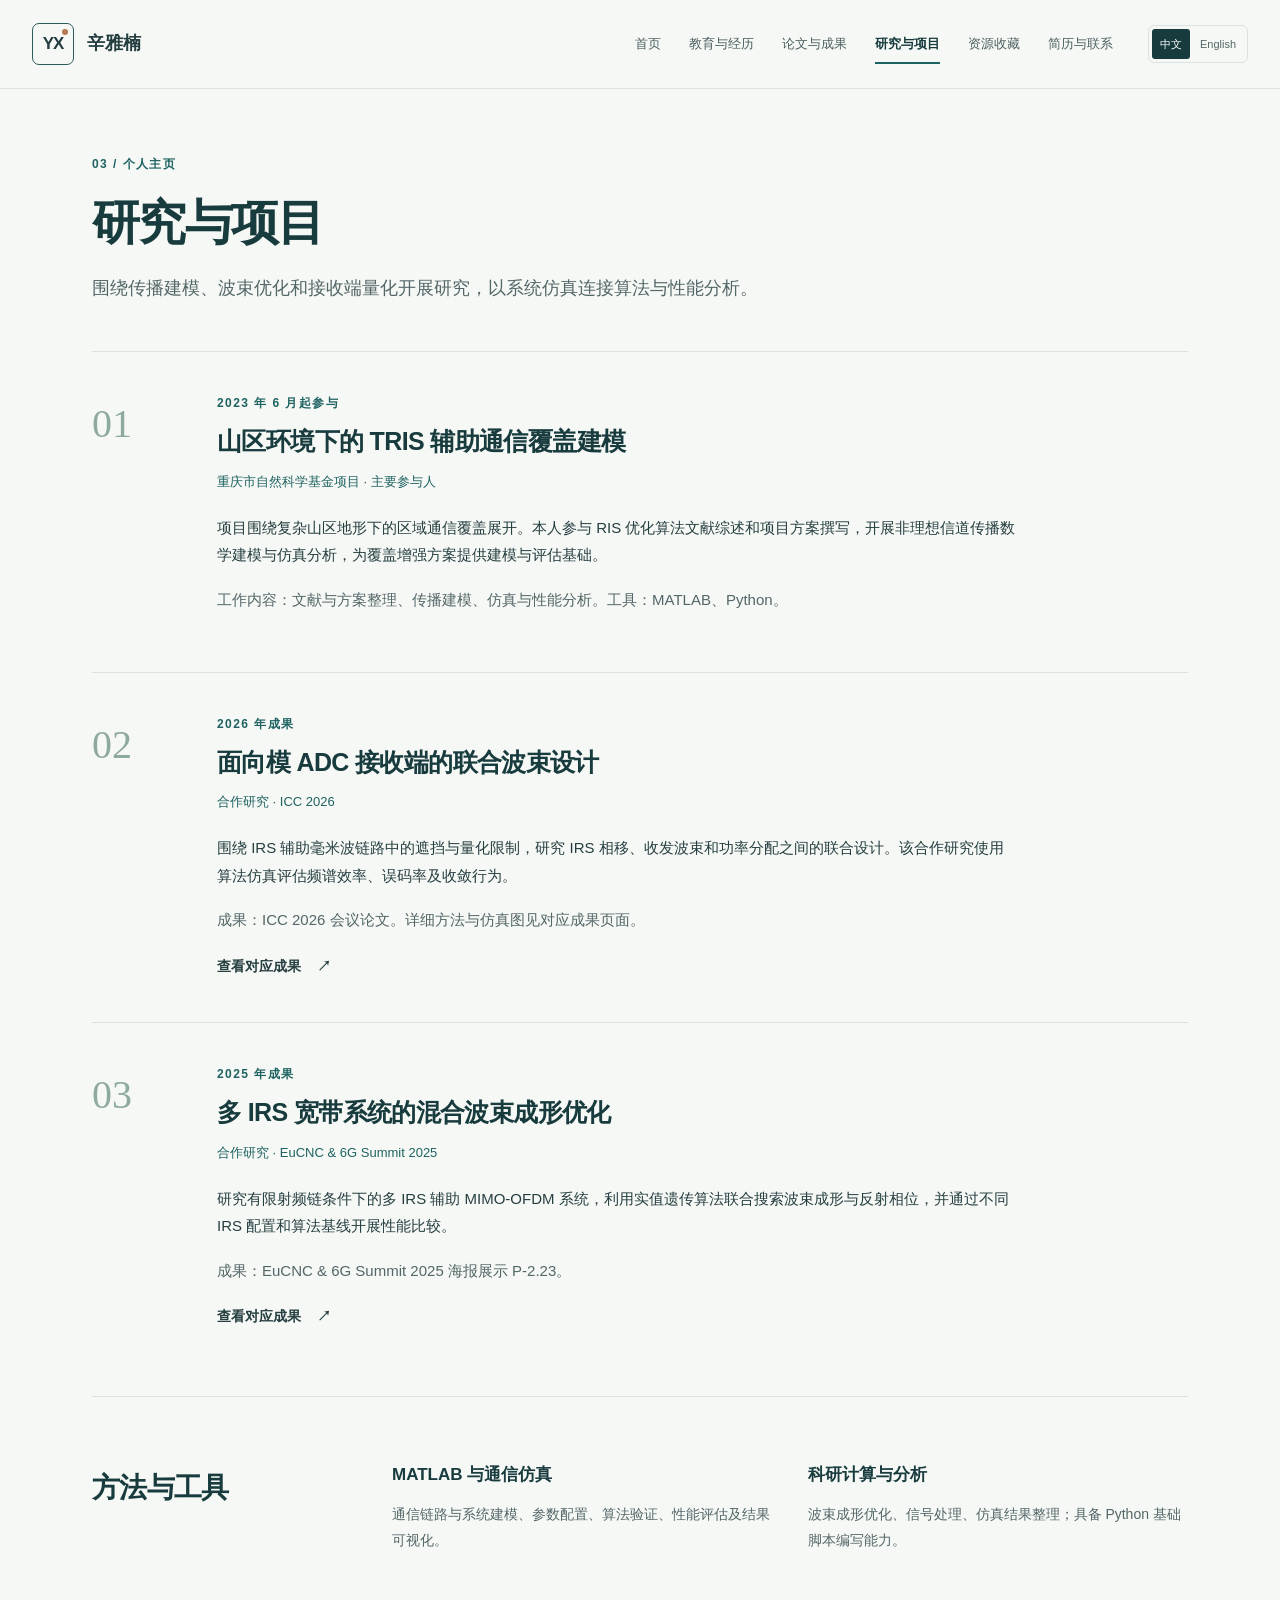
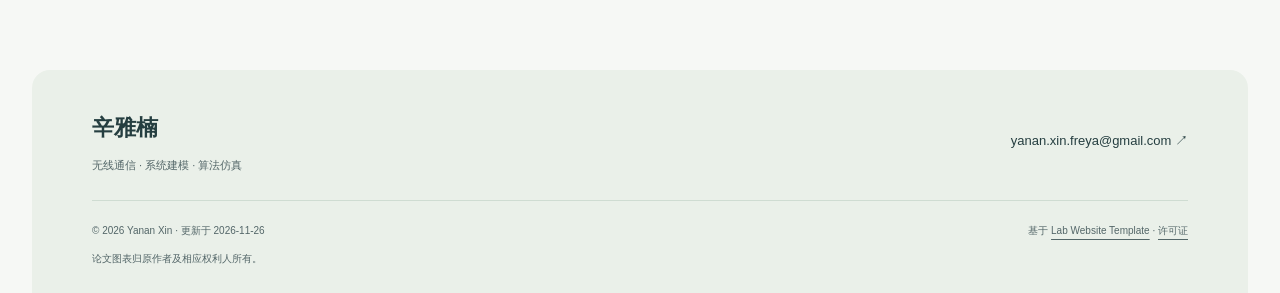
<file: zh/projects/index.html>
<!doctype html>
<html lang="zh-CN" data-dark="false"><head><meta charset="utf-8"><meta name="viewport" content="width=device-width, initial-scale=1">
<title>辛雅楠 · 研究与项目</title><meta name="description" content="我是重庆邮电大学信息与通信工程专业博士研究生，曾于 2024–2026 年在布鲁内尔大学联合培养。我的研究围绕智能反射面辅助无线通信，关注毫米波 MIMO 系统中波束成形、反射相位与接收端量化之间的关系。"><meta name="theme-color" content="#153f40"><link rel="canonical" href="https://yananxfreya.github.io/zh/projects/">
<link rel="alternate" hreflang="zh-CN" href="https://yananxfreya.github.io/zh/projects/"><link rel="alternate" hreflang="en" href="https://yananxfreya.github.io/en/projects/"><link rel="alternate" hreflang="x-default" href="https://yananxfreya.github.io/zh/projects/">
<meta property="og:title" content="辛雅楠 · 研究与项目"><meta property="og:type" content="website"><meta property="og:url" content="https://yananxfreya.github.io/zh/projects/"><meta property="og:description" content="理解无线传播，探索高效通信。"><link rel="icon" type="image/svg+xml" href="/assets/favicon.svg">
<link rel="stylesheet" href="/assets/template.css"><link rel="stylesheet" href="/assets/site.css"><script src="/assets/site.js" defer></script><script type="application/ld+json">{"@context": "https://schema.org", "@type": "Person", "name": "Yanan Xin", "alternateName": "辛雅楠", "url": "https://yananxfreya.github.io", "sameAs": ["https://github.com/YananXFreya"], "affiliation": {"@type": "CollegeOrUniversity", "name": "Chongqing University of Posts and Telecommunications"}}</script></head>
<body data-language="zh" data-page="projects" data-root="false"><a class="skip-link" href="#main">跳至正文</a>
<header class="site-header"><div class="header-inner"><a href="/zh/" class="brand" aria-label="辛雅楠 · 首页"><span class="monogram" aria-hidden="true">YX<span></span></span><span>辛雅楠</span></a>
<button class="menu-toggle" aria-expanded="false" aria-controls="site-nav" aria-label="展开导航"><span></span><span></span></button><nav id="site-nav" class="site-nav" aria-label="主导航"><a href="/zh/">首页</a><a href="/zh/education/">教育与经历</a><a href="/zh/publications/">论文与成果</a><a href="/zh/projects/" aria-current="page">研究与项目</a><a href="/zh/resources/">资源收藏</a><a href="/zh/contact/">简历与联系</a></nav><div class="language-switch" aria-label="语言"><a class="lang-link" href="/zh/projects/" lang="zh" hreflang="zh" data-lang="zh" aria-current="true">中文</a><a class="lang-link" href="/en/projects/" lang="en" hreflang="en" data-lang="en">English</a></div></div></header>
<main id="main"><section class="page-heading"><div class="eyebrow">03 / 个人主页</div><h1>研究与项目</h1><p class="lead">围绕传播建模、波束优化和接收端量化开展研究，以系统仿真连接算法与性能分析。</p></section><section class="projects"><article class="project" id="coverage"><div class="project-number">01</div><div><div class="eyebrow">2023 年 6 月起参与</div><h2>山区环境下的 TRIS 辅助通信覆盖建模</h2><p class="project-category">重庆市自然科学基金项目 · 主要参与人</p><p>项目围绕复杂山区地形下的区域通信覆盖展开。本人参与 RIS 优化算法文献综述和项目方案撰写，开展非理想信道传播数学建模与仿真分析，为覆盖增强方案提供建模与评估基础。</p><p class="project-outcome">工作内容：文献与方案整理、传播建模、仿真与性能分析。工具：MATLAB、Python。</p></div></article><article class="project" id="receiver"><div class="project-number">02</div><div><div class="eyebrow">2026 年成果</div><h2>面向模 ADC 接收端的联合波束设计</h2><p class="project-category">合作研究 · ICC 2026</p><p>围绕 IRS 辅助毫米波链路中的遮挡与量化限制，研究 IRS 相移、收发波束和功率分配之间的联合设计。该合作研究使用算法仿真评估频谱效率、误码率及收敛行为。</p><p class="project-outcome">成果：ICC 2026 会议论文。详细方法与仿真图见对应成果页面。</p><a class="text-link" href="/zh/publications/#modulo-adc">查看对应成果 <span aria-hidden="true">↗</span></a></div></article><article class="project" id="wideband"><div class="project-number">03</div><div><div class="eyebrow">2025 年成果</div><h2>多 IRS 宽带系统的混合波束成形优化</h2><p class="project-category">合作研究 · EuCNC &amp; 6G Summit 2025</p><p>研究有限射频链条件下的多 IRS 辅助 MIMO-OFDM 系统，利用实值遗传算法联合搜索波束成形与反射相位，并通过不同 IRS 配置和算法基线开展性能比较。</p><p class="project-outcome">成果：EuCNC &amp; 6G Summit 2025 海报展示 P-2.23。</p><a class="text-link" href="/zh/publications/#multi-irs">查看对应成果 <span aria-hidden="true">↗</span></a></div></article></section><section class="section-split"><h2>方法与工具</h2><div class="skill-list"><article><h3>MATLAB 与通信仿真</h3><p>通信链路与系统建模、参数配置、算法验证、性能评估及结果可视化。</p></article><article><h3>科研计算与分析</h3><p>波束成形优化、信号处理、仿真结果整理；具备 Python 基础脚本编写能力。</p></article></div></section></main><footer class="site-footer"><div class="footer-main"><div><a class="footer-name" href="/zh/">辛雅楠</a><p>无线通信 · 系统建模 · 算法仿真</p></div><a href="mailto:yanan.xin.freya@gmail.com">yanan.xin.freya@gmail.com <span aria-hidden="true">↗</span></a></div><div class="footer-meta"><span>© 2026 Yanan Xin · 更新于 2026-11-26</span><span>基于 <a href="https://github.com/greenelab/lab-website-template">Lab Website Template</a> · <a href="/LICENSE.md">许可证</a></span></div><p class="rights">论文图表归原作者及相应权利人所有。</p></footer></body></html>
</file>
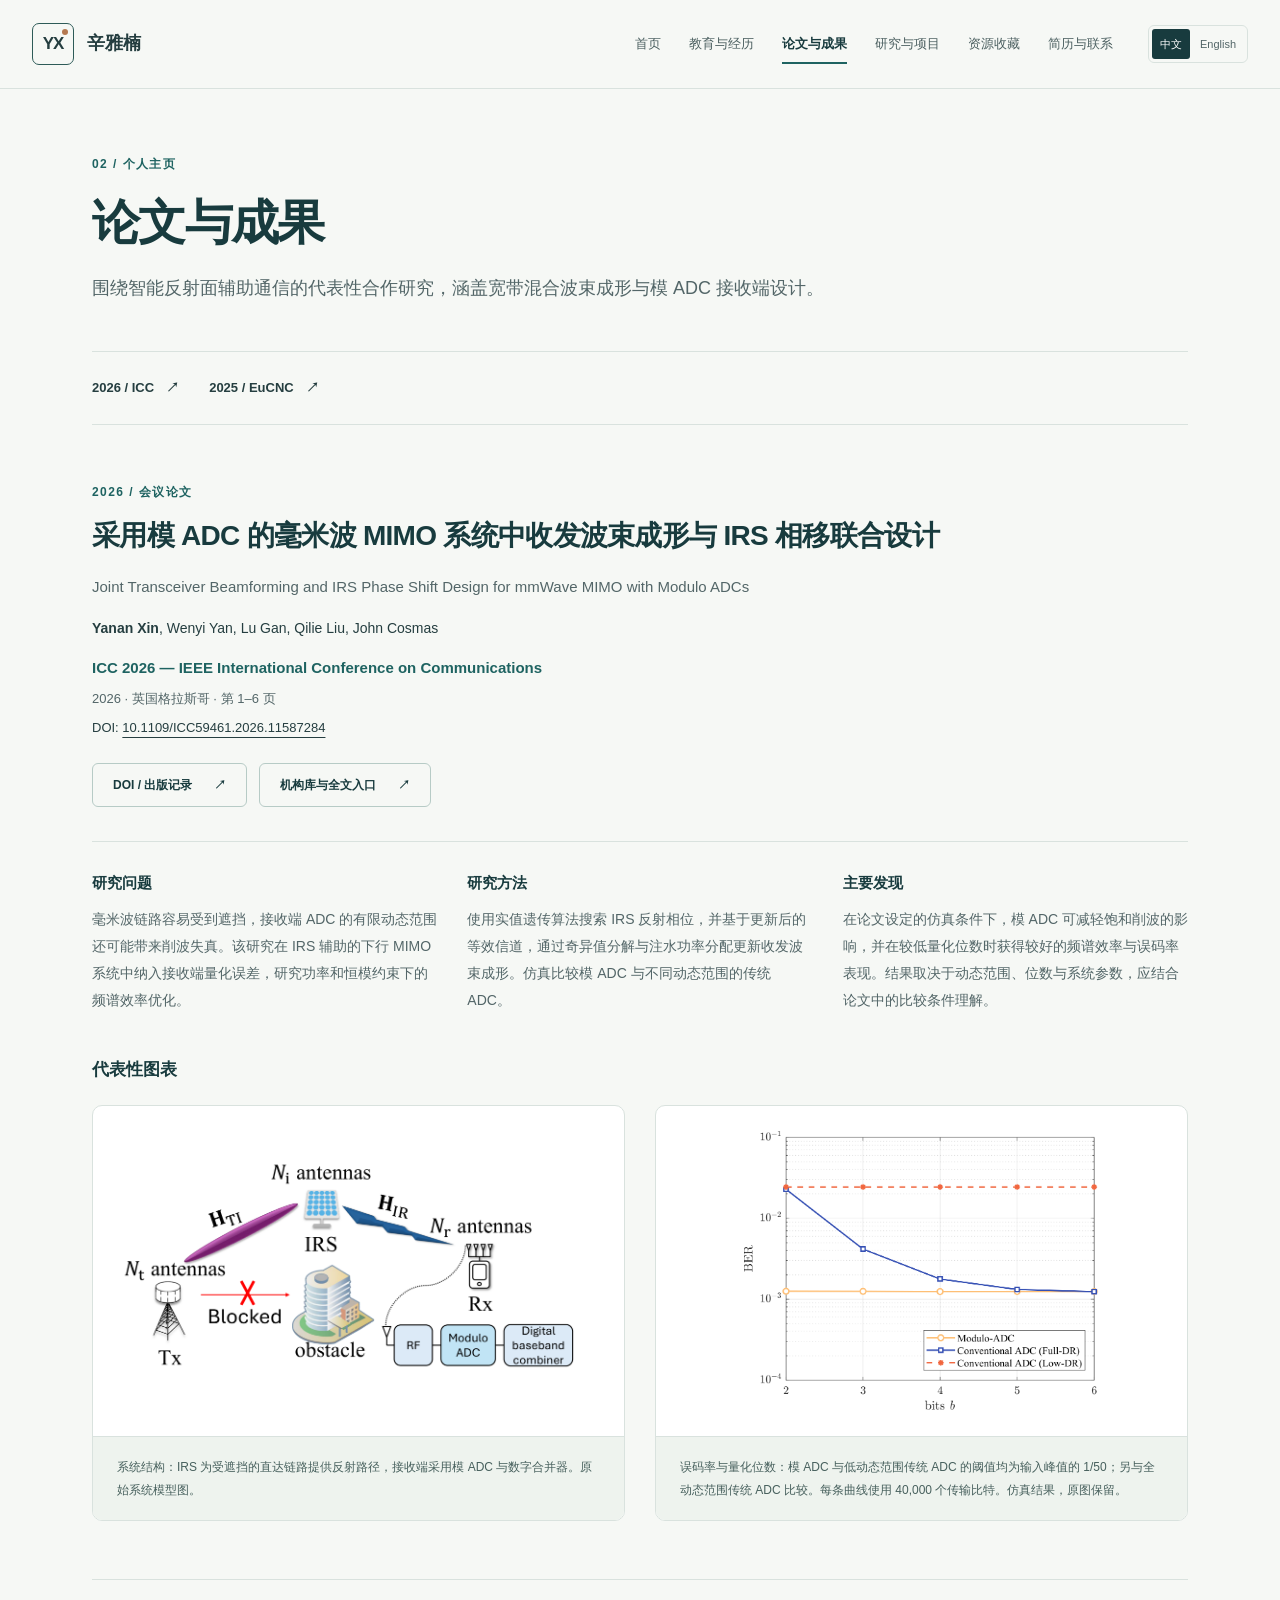
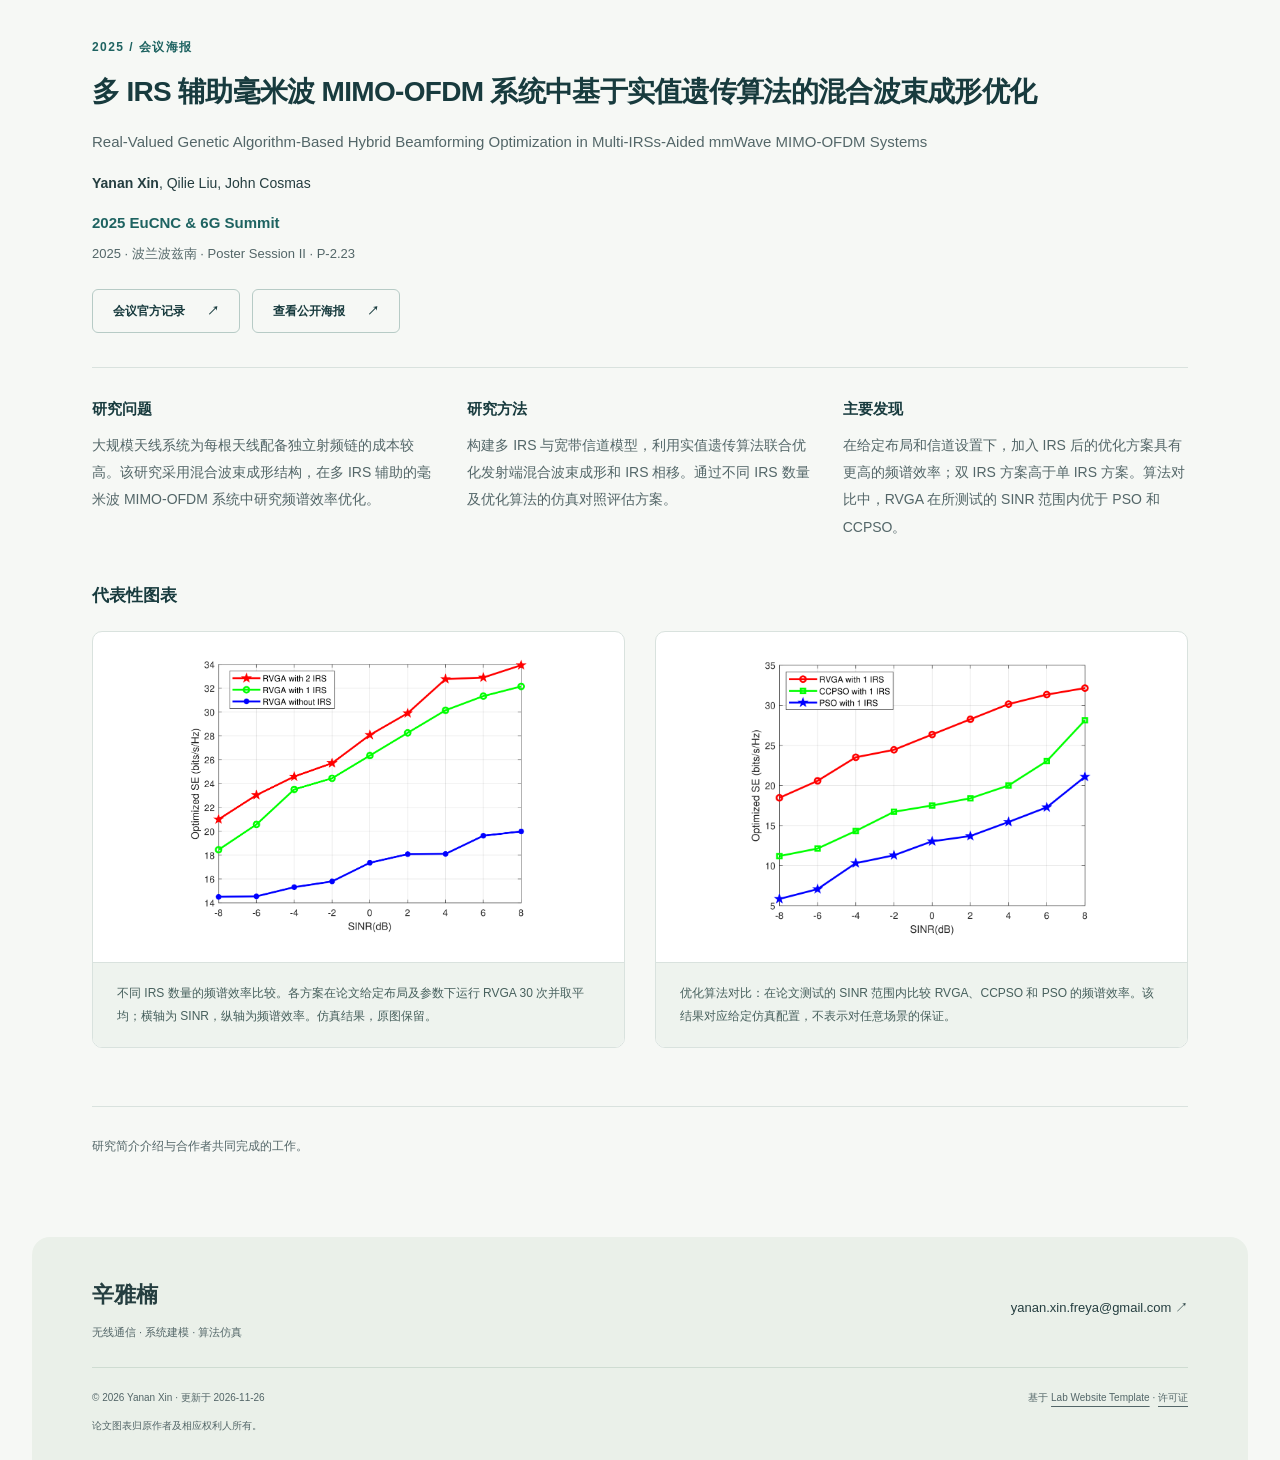
<file: zh/publications/index.html>
<!doctype html>
<html lang="zh-CN" data-dark="false"><head><meta charset="utf-8"><meta name="viewport" content="width=device-width, initial-scale=1">
<title>辛雅楠 · 论文与成果</title><meta name="description" content="我是重庆邮电大学信息与通信工程专业博士研究生，曾于 2024–2026 年在布鲁内尔大学联合培养。我的研究围绕智能反射面辅助无线通信，关注毫米波 MIMO 系统中波束成形、反射相位与接收端量化之间的关系。"><meta name="theme-color" content="#153f40"><link rel="canonical" href="https://yananxfreya.github.io/zh/publications/">
<link rel="alternate" hreflang="zh-CN" href="https://yananxfreya.github.io/zh/publications/"><link rel="alternate" hreflang="en" href="https://yananxfreya.github.io/en/publications/"><link rel="alternate" hreflang="x-default" href="https://yananxfreya.github.io/zh/publications/">
<meta property="og:title" content="辛雅楠 · 论文与成果"><meta property="og:type" content="website"><meta property="og:url" content="https://yananxfreya.github.io/zh/publications/"><meta property="og:description" content="理解无线传播，探索高效通信。"><link rel="icon" type="image/svg+xml" href="/assets/favicon.svg">
<link rel="stylesheet" href="/assets/template.css"><link rel="stylesheet" href="/assets/site.css"><script src="/assets/site.js" defer></script><script type="application/ld+json">{"@context": "https://schema.org", "@type": "Person", "name": "Yanan Xin", "alternateName": "辛雅楠", "url": "https://yananxfreya.github.io", "sameAs": ["https://github.com/YananXFreya"], "affiliation": {"@type": "CollegeOrUniversity", "name": "Chongqing University of Posts and Telecommunications"}}</script></head>
<body data-language="zh" data-page="publications" data-root="false"><a class="skip-link" href="#main">跳至正文</a>
<header class="site-header"><div class="header-inner"><a href="/zh/" class="brand" aria-label="辛雅楠 · 首页"><span class="monogram" aria-hidden="true">YX<span></span></span><span>辛雅楠</span></a>
<button class="menu-toggle" aria-expanded="false" aria-controls="site-nav" aria-label="展开导航"><span></span><span></span></button><nav id="site-nav" class="site-nav" aria-label="主导航"><a href="/zh/">首页</a><a href="/zh/education/">教育与经历</a><a href="/zh/publications/" aria-current="page">论文与成果</a><a href="/zh/projects/">研究与项目</a><a href="/zh/resources/">资源收藏</a><a href="/zh/contact/">简历与联系</a></nav><div class="language-switch" aria-label="语言"><a class="lang-link" href="/zh/publications/" lang="zh" hreflang="zh" data-lang="zh" aria-current="true">中文</a><a class="lang-link" href="/en/publications/" lang="en" hreflang="en" data-lang="en">English</a></div></div></header>
<main id="main"><section class="page-heading"><div class="eyebrow">02 / 个人主页</div><h1>论文与成果</h1><p class="lead">围绕智能反射面辅助通信的代表性合作研究，涵盖宽带混合波束成形与模 ADC 接收端设计。</p></section><nav class="paper-nav" aria-label="代表成果"><a href="#modulo-adc">2026 / ICC <span aria-hidden="true">↗</span></a><a href="#multi-irs">2025 / EuCNC <span aria-hidden="true">↗</span></a></nav><article class="publication" id="modulo-adc"><header class="publication-header"><div class="eyebrow">2026 / 会议论文</div><h2>采用模 ADC 的毫米波 MIMO 系统中收发波束成形与 IRS 相移联合设计</h2><p class="original-title" lang="en">Joint Transceiver Beamforming and IRS Phase Shift Design for mmWave MIMO with Modulo ADCs</p><p class="authors"><strong>Yanan Xin</strong>, Wenyi Yan, Lu Gan, Qilie Liu, John Cosmas</p><p class="venue">ICC 2026 — IEEE International Conference on Communications</p><p class="muted">2026 · 英国格拉斯哥 · 第 1–6 页</p><p class="doi">DOI: <a href="https://doi.org/10.1109/ICC59461.2026.11587284">10.1109/ICC59461.2026.11587284</a></p><div class="actions"><a class="button" href="https://doi.org/10.1109/ICC59461.2026.11587284">DOI / 出版记录<span aria-hidden="true">↗</span></a><a class="button" href="https://bura.brunel.ac.uk/handle/2438/33616">机构库与全文入口<span aria-hidden="true">↗</span></a></div></header><div class="research-summary"><section><h3>研究问题</h3><p>毫米波链路容易受到遮挡，接收端 ADC 的有限动态范围还可能带来削波失真。该研究在 IRS 辅助的下行 MIMO 系统中纳入接收端量化误差，研究功率和恒模约束下的频谱效率优化。</p></section><section><h3>研究方法</h3><p>使用实值遗传算法搜索 IRS 反射相位，并基于更新后的等效信道，通过奇异值分解与注水功率分配更新收发波束成形。仿真比较模 ADC 与不同动态范围的传统 ADC。</p></section><section><h3>主要发现</h3><p>在论文设定的仿真条件下，模 ADC 可减轻饱和削波的影响，并在较低量化位数时获得较好的频谱效率与误码率表现。结果取决于动态范围、位数与系统参数，应结合论文中的比较条件理解。</p></section></div><h3 class="figure-heading">代表性图表</h3><div class="figure-grid"><figure><a href="/assets/images/modulo-system.webp" aria-label="查看原尺寸图片: IRS 辅助毫米波 MIMO 系统与接收端模 ADC 结构图"><img src="/assets/images/modulo-system.webp" alt="IRS 辅助毫米波 MIMO 系统与接收端模 ADC 结构图" loading="lazy" width="1600" height="1250"></a><figcaption>系统结构：IRS 为受遮挡的直达链路提供反射路径，接收端采用模 ADC 与数字合并器。原始系统模型图。</figcaption></figure><figure><a href="/assets/images/modulo-ber.webp" aria-label="查看原尺寸图片: 量化位数 2 至 6 时，模 ADC、全动态范围及低动态范围传统 ADC 的误码率曲线"><img src="/assets/images/modulo-ber.webp" alt="量化位数 2 至 6 时，模 ADC、全动态范围及低动态范围传统 ADC 的误码率曲线" loading="lazy" width="1600" height="1250"></a><figcaption>误码率与量化位数：模 ADC 与低动态范围传统 ADC 的阈值均为输入峰值的 1/50；另与全动态范围传统 ADC 比较。每条曲线使用 40,000 个传输比特。仿真结果，原图保留。</figcaption></figure></div></article><article class="publication" id="multi-irs"><header class="publication-header"><div class="eyebrow">2025 / 会议海报</div><h2>多 IRS 辅助毫米波 MIMO-OFDM 系统中基于实值遗传算法的混合波束成形优化</h2><p class="original-title" lang="en">Real-Valued Genetic Algorithm-Based Hybrid Beamforming Optimization in Multi-IRSs-Aided mmWave MIMO-OFDM Systems</p><p class="authors"><strong>Yanan Xin</strong>, Qilie Liu, John Cosmas</p><p class="venue">2025 EuCNC &amp; 6G Summit</p><p class="muted">2025 · 波兰波兹南 · Poster Session II · P-2.23</p><div class="actions"><a class="button" href="https://www.eucnc.eu/2025/www.eucnc.eu/programme/poster-session-ii/index.html">会议官方记录<span aria-hidden="true">↗</span></a><a class="button" href="https://opti-6g.sns-ju.eu/wp-content/uploads/2025/08/eucnc-poster4.pdf">查看公开海报<span aria-hidden="true">↗</span></a></div></header><div class="research-summary"><section><h3>研究问题</h3><p>大规模天线系统为每根天线配备独立射频链的成本较高。该研究采用混合波束成形结构，在多 IRS 辅助的毫米波 MIMO-OFDM 系统中研究频谱效率优化。</p></section><section><h3>研究方法</h3><p>构建多 IRS 与宽带信道模型，利用实值遗传算法联合优化发射端混合波束成形和 IRS 相移。通过不同 IRS 数量及优化算法的仿真对照评估方案。</p></section><section><h3>主要发现</h3><p>在给定布局和信道设置下，加入 IRS 后的优化方案具有更高的频谱效率；双 IRS 方案高于单 IRS 方案。算法对比中，RVGA 在所测试的 SINR 范围内优于 PSO 和 CCPSO。</p></section></div><h3 class="figure-heading">代表性图表</h3><div class="figure-grid"><figure><a href="/assets/images/multi-irs-se.webp" aria-label="查看原尺寸图片: 无 IRS、单 IRS 和双 IRS 方案的优化频谱效率随 SINR 变化曲线"><img src="/assets/images/multi-irs-se.webp" alt="无 IRS、单 IRS 和双 IRS 方案的优化频谱效率随 SINR 变化曲线" loading="lazy" width="1600" height="1250"></a><figcaption>不同 IRS 数量的频谱效率比较。各方案在论文给定布局及参数下运行 RVGA 30 次并取平均；横轴为 SINR，纵轴为频谱效率。仿真结果，原图保留。</figcaption></figure><figure><a href="/assets/images/multi-irs-algorithms.webp" aria-label="查看原尺寸图片: RVGA、CCPSO 与 PSO 的频谱效率对比曲线"><img src="/assets/images/multi-irs-algorithms.webp" alt="RVGA、CCPSO 与 PSO 的频谱效率对比曲线" loading="lazy" width="1600" height="1250"></a><figcaption>优化算法对比：在论文测试的 SINR 范围内比较 RVGA、CCPSO 和 PSO 的频谱效率。该结果对应给定仿真配置，不表示对任意场景的保证。</figcaption></figure></div></article><p class="editorial-note">研究简介介绍与合作者共同完成的工作。</p></main><footer class="site-footer"><div class="footer-main"><div><a class="footer-name" href="/zh/">辛雅楠</a><p>无线通信 · 系统建模 · 算法仿真</p></div><a href="mailto:yanan.xin.freya@gmail.com">yanan.xin.freya@gmail.com <span aria-hidden="true">↗</span></a></div><div class="footer-meta"><span>© 2026 Yanan Xin · 更新于 2026-11-26</span><span>基于 <a href="https://github.com/greenelab/lab-website-template">Lab Website Template</a> · <a href="/LICENSE.md">许可证</a></span></div><p class="rights">论文图表归原作者及相应权利人所有。</p></footer></body></html>
</file>
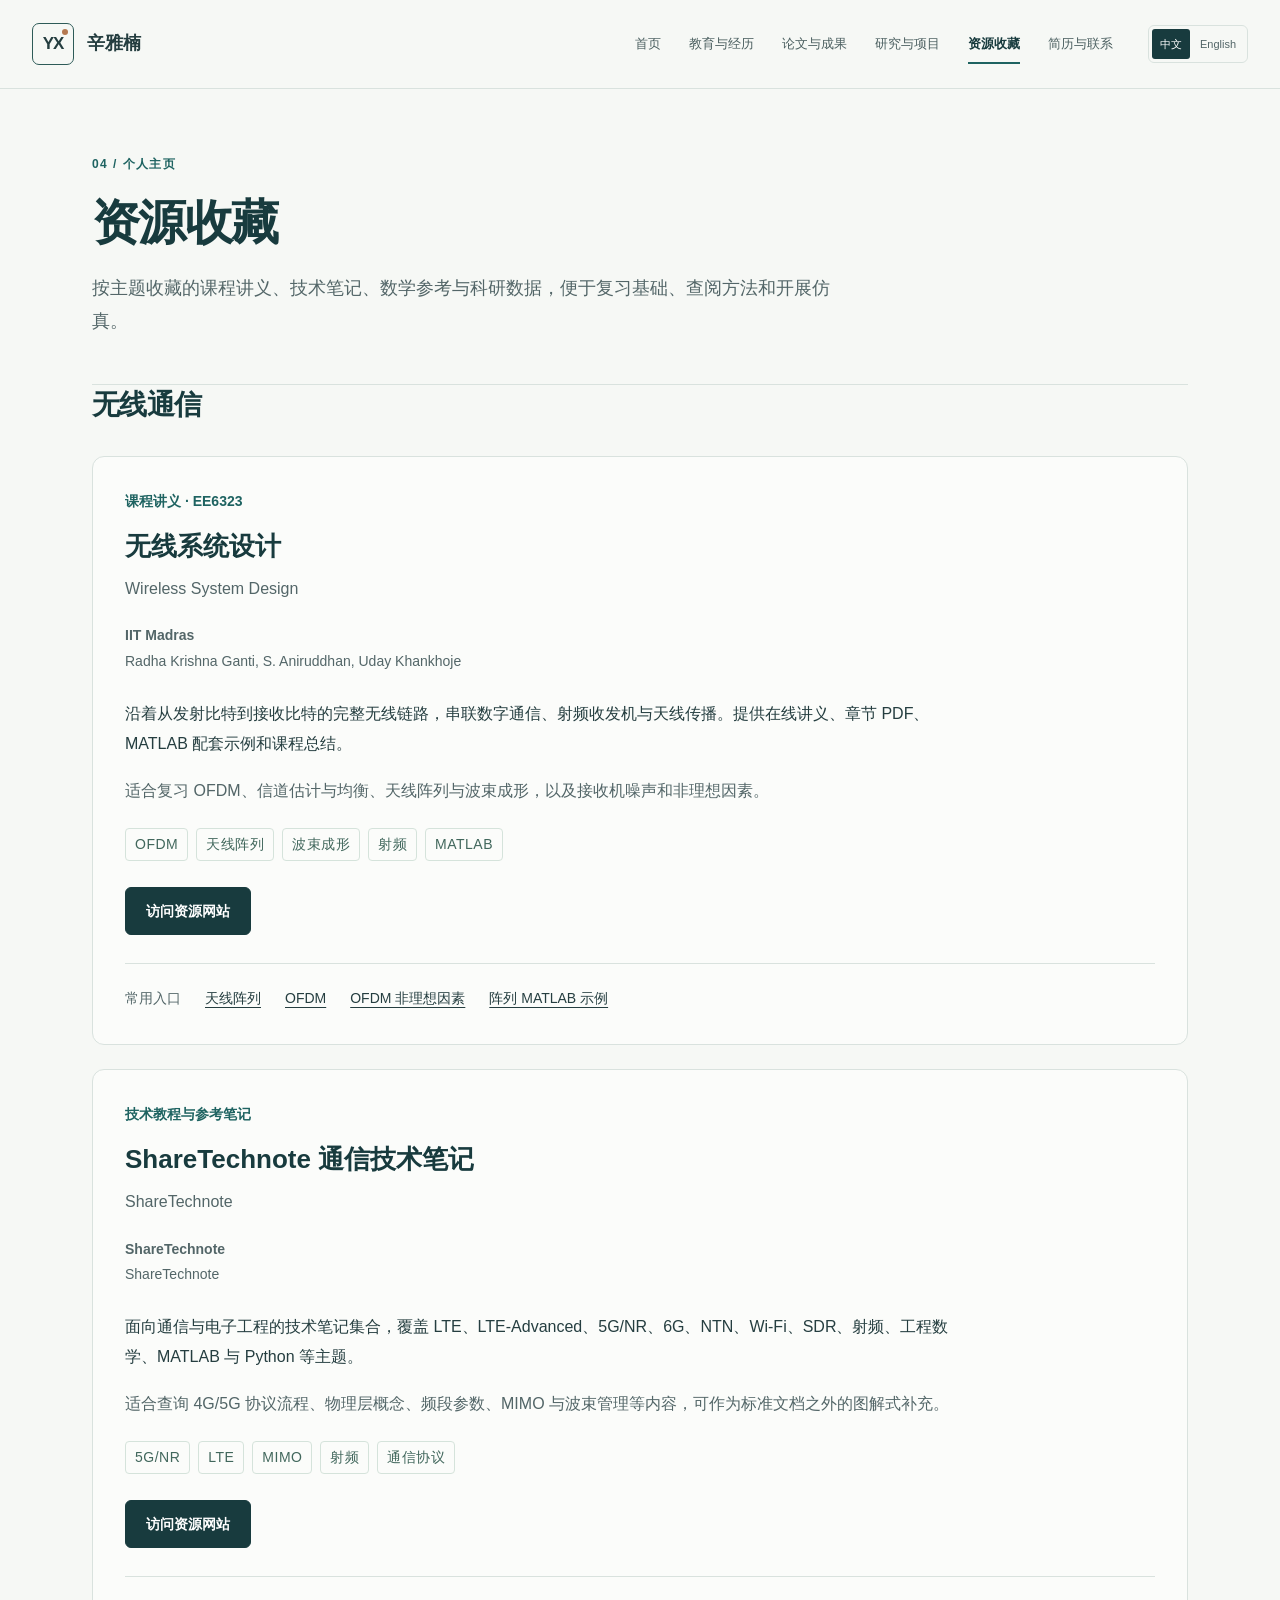
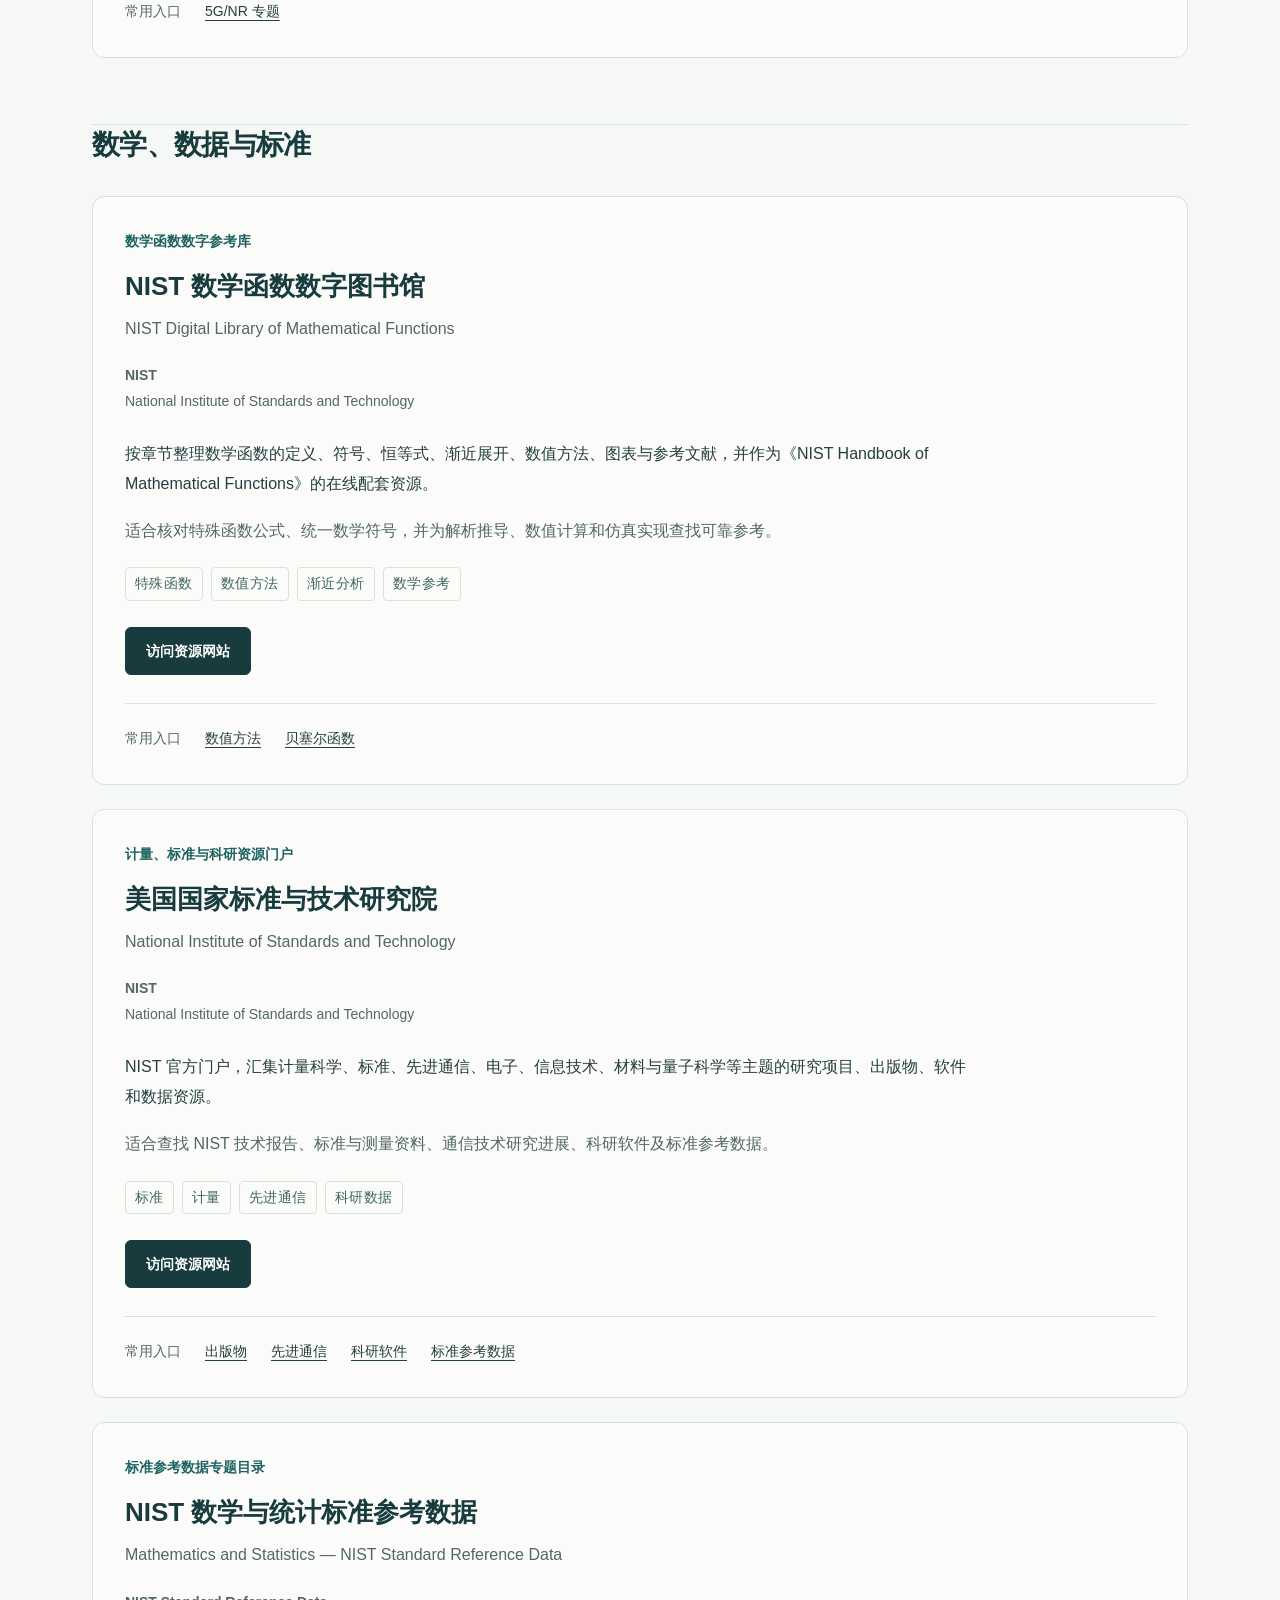
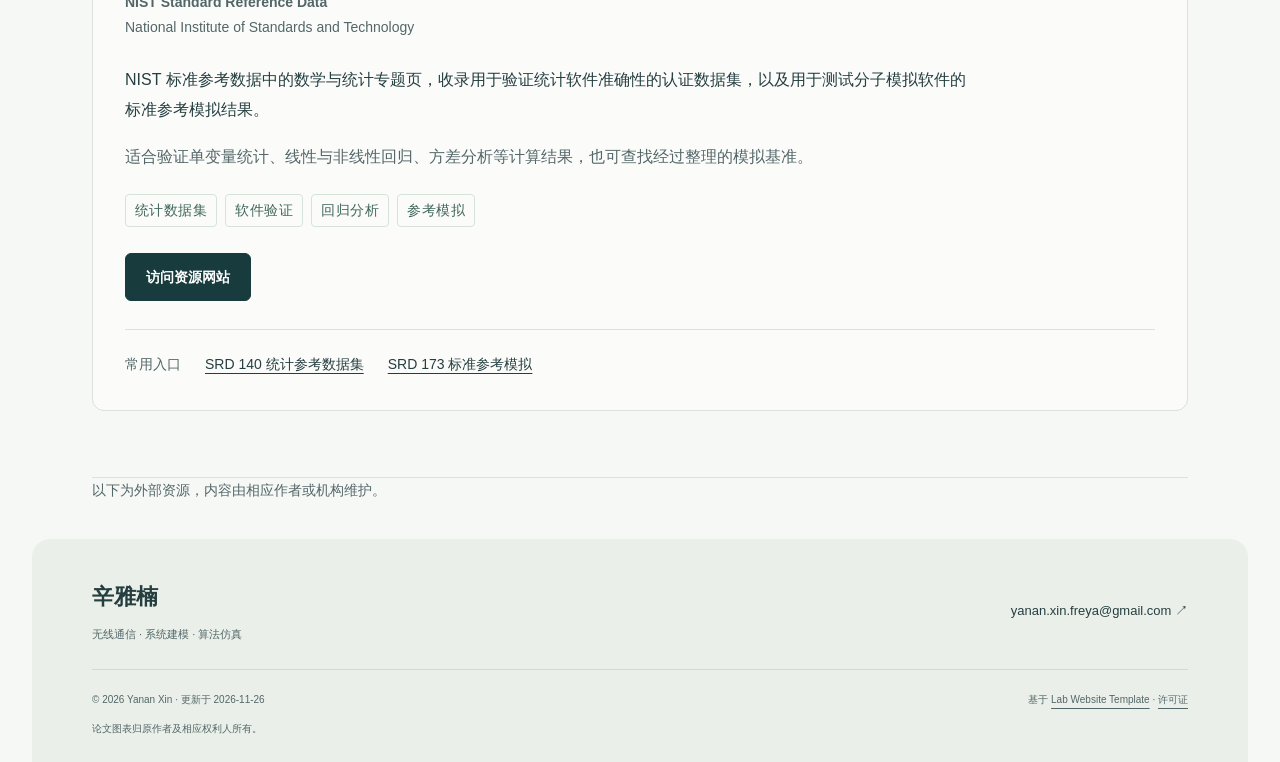
<file: zh/resources/index.html>
<!doctype html>
<html lang="zh-CN" data-dark="false"><head><meta charset="utf-8"><meta name="viewport" content="width=device-width, initial-scale=1">
<title>辛雅楠 · 资源收藏</title><meta name="description" content="按主题收藏的课程讲义、技术笔记、数学参考与科研数据，便于复习基础、查阅方法和开展仿真。"><meta name="theme-color" content="#153f40"><link rel="canonical" href="https://yananxfreya.github.io/zh/resources/">
<link rel="alternate" hreflang="zh-CN" href="https://yananxfreya.github.io/zh/resources/"><link rel="alternate" hreflang="en" href="https://yananxfreya.github.io/en/resources/"><link rel="alternate" hreflang="x-default" href="https://yananxfreya.github.io/zh/resources/">
<meta property="og:title" content="辛雅楠 · 资源收藏"><meta property="og:type" content="website"><meta property="og:url" content="https://yananxfreya.github.io/zh/resources/"><meta property="og:description" content="按主题收藏的课程讲义、技术笔记、数学参考与科研数据，便于复习基础、查阅方法和开展仿真。"><link rel="icon" type="image/svg+xml" href="/assets/favicon.svg">
<link rel="stylesheet" href="/assets/template.css"><link rel="stylesheet" href="/assets/site.css"><script src="/assets/site.js" defer></script><script type="application/ld+json">{"@context": "https://schema.org", "@type": "Person", "name": "Yanan Xin", "alternateName": "辛雅楠", "url": "https://yananxfreya.github.io", "sameAs": ["https://github.com/YananXFreya"], "affiliation": {"@type": "CollegeOrUniversity", "name": "Chongqing University of Posts and Telecommunications"}}</script></head>
<body data-language="zh" data-page="resources" data-root="false"><a class="skip-link" href="#main">跳至正文</a>
<header class="site-header"><div class="header-inner"><a href="/zh/" class="brand" aria-label="辛雅楠 · 首页"><span class="monogram" aria-hidden="true">YX<span></span></span><span>辛雅楠</span></a>
<button class="menu-toggle" aria-expanded="false" aria-controls="site-nav" aria-label="展开导航"><span></span><span></span></button><nav id="site-nav" class="site-nav" aria-label="主导航"><a href="/zh/">首页</a><a href="/zh/education/">教育与经历</a><a href="/zh/publications/">论文与成果</a><a href="/zh/projects/">研究与项目</a><a href="/zh/resources/" aria-current="page">资源收藏</a><a href="/zh/contact/">简历与联系</a></nav><div class="language-switch" aria-label="语言"><a class="lang-link" href="/zh/resources/" lang="zh" hreflang="zh" data-lang="zh" aria-current="true">中文</a><a class="lang-link" href="/en/resources/" lang="en" hreflang="en" data-lang="en">English</a></div></div></header>
<main id="main"><section class="page-heading"><div class="eyebrow">04 / 个人主页</div><h1>资源收藏</h1><p class="lead">按主题收藏的课程讲义、技术笔记、数学参考与科研数据，便于复习基础、查阅方法和开展仿真。</p></section><section class="resource-group" id="wireless-communications"><div class="section-title"><h2>无线通信</h2></div><article class="resource-card" id="wireless-system-design"><p class="resource-type">课程讲义 · EE6323</p><h3><a href="https://www.ee.iitm.ac.in/uday/notes/wsd/index.html">无线系统设计</a></h3><p class="resource-original" lang="en">Wireless System Design</p><p class="resource-meta"><strong>IIT Madras</strong><br>Radha Krishna Ganti, S. Aniruddhan, Uday Khankhoje</p><p>沿着从发射比特到接收比特的完整无线链路，串联数字通信、射频收发机与天线传播。提供在线讲义、章节 PDF、MATLAB 配套示例和课程总结。</p><p class="resource-use">适合复习 OFDM、信道估计与均衡、天线阵列与波束成形，以及接收机噪声和非理想因素。</p><ul class="resource-tags"><li class="topic-tag">OFDM</li><li class="topic-tag">天线阵列</li><li class="topic-tag">波束成形</li><li class="topic-tag">射频</li><li class="topic-tag">MATLAB</li></ul><a class="button primary" href="https://www.ee.iitm.ac.in/uday/notes/wsd/index.html">访问资源网站</a><nav class="resource-links" aria-label="无线系统设计 · 常用入口"><span>常用入口</span><a href="https://www.ee.iitm.ac.in/uday/notes/wsd/arrays.html">天线阵列</a><a href="https://www.ee.iitm.ac.in/uday/notes/wsd/ofdm.html">OFDM</a><a href="https://www.ee.iitm.ac.in/uday/notes/wsd/ofdmimp.html">OFDM 非理想因素</a><a href="https://www.ee.iitm.ac.in/uday/notes/wsd/ml2.html">阵列 MATLAB 示例</a></nav></article><article class="resource-card" id="sharetechnote"><p class="resource-type">技术教程与参考笔记</p><h3><a href="https://www.sharetechnote.com/index.html">ShareTechnote 通信技术笔记</a></h3><p class="resource-original" lang="en">ShareTechnote</p><p class="resource-meta"><strong>ShareTechnote</strong><br>ShareTechnote</p><p>面向通信与电子工程的技术笔记集合，覆盖 LTE、LTE-Advanced、5G/NR、6G、NTN、Wi-Fi、SDR、射频、工程数学、MATLAB 与 Python 等主题。</p><p class="resource-use">适合查询 4G/5G 协议流程、物理层概念、频段参数、MIMO 与波束管理等内容，可作为标准文档之外的图解式补充。</p><ul class="resource-tags"><li class="topic-tag">5G/NR</li><li class="topic-tag">LTE</li><li class="topic-tag">MIMO</li><li class="topic-tag">射频</li><li class="topic-tag">通信协议</li></ul><a class="button primary" href="https://www.sharetechnote.com/index.html">访问资源网站</a><nav class="resource-links" aria-label="ShareTechnote 通信技术笔记 · 常用入口"><span>常用入口</span><a href="https://www.sharetechnote.com/html/5G/menu_5G.html">5G/NR 专题</a></nav></article></section><section class="resource-group" id="mathematics-data-standards"><div class="section-title"><h2>数学、数据与标准</h2></div><article class="resource-card" id="nist-dlmf"><p class="resource-type">数学函数数字参考库</p><h3><a href="https://dlmf.nist.gov/">NIST 数学函数数字图书馆</a></h3><p class="resource-original" lang="en">NIST Digital Library of Mathematical Functions</p><p class="resource-meta"><strong>NIST</strong><br>National Institute of Standards and Technology</p><p>按章节整理数学函数的定义、符号、恒等式、渐近展开、数值方法、图表与参考文献，并作为《NIST Handbook of Mathematical Functions》的在线配套资源。</p><p class="resource-use">适合核对特殊函数公式、统一数学符号，并为解析推导、数值计算和仿真实现查找可靠参考。</p><ul class="resource-tags"><li class="topic-tag">特殊函数</li><li class="topic-tag">数值方法</li><li class="topic-tag">渐近分析</li><li class="topic-tag">数学参考</li></ul><a class="button primary" href="https://dlmf.nist.gov/">访问资源网站</a><nav class="resource-links" aria-label="NIST 数学函数数字图书馆 · 常用入口"><span>常用入口</span><a href="https://dlmf.nist.gov/3">数值方法</a><a href="https://dlmf.nist.gov/10">贝塞尔函数</a></nav></article><article class="resource-card" id="nist"><p class="resource-type">计量、标准与科研资源门户</p><h3><a href="https://www.nist.gov/">美国国家标准与技术研究院</a></h3><p class="resource-original" lang="en">National Institute of Standards and Technology</p><p class="resource-meta"><strong>NIST</strong><br>National Institute of Standards and Technology</p><p>NIST 官方门户，汇集计量科学、标准、先进通信、电子、信息技术、材料与量子科学等主题的研究项目、出版物、软件和数据资源。</p><p class="resource-use">适合查找 NIST 技术报告、标准与测量资料、通信技术研究进展、科研软件及标准参考数据。</p><ul class="resource-tags"><li class="topic-tag">标准</li><li class="topic-tag">计量</li><li class="topic-tag">先进通信</li><li class="topic-tag">科研数据</li></ul><a class="button primary" href="https://www.nist.gov/">访问资源网站</a><nav class="resource-links" aria-label="美国国家标准与技术研究院 · 常用入口"><span>常用入口</span><a href="https://www.nist.gov/publications">出版物</a><a href="https://www.nist.gov/advanced-communications">先进通信</a><a href="https://www.nist.gov/services-resources/software">科研软件</a><a href="https://www.nist.gov/srd">标准参考数据</a></nav></article><article class="resource-card" id="nist-mathematics-statistics"><p class="resource-type">标准参考数据专题目录</p><h3><a href="https://www.nist.gov/srd/mathematics-and-statistics">NIST 数学与统计标准参考数据</a></h3><p class="resource-original" lang="en">Mathematics and Statistics — NIST Standard Reference Data</p><p class="resource-meta"><strong>NIST Standard Reference Data</strong><br>National Institute of Standards and Technology</p><p>NIST 标准参考数据中的数学与统计专题页，收录用于验证统计软件准确性的认证数据集，以及用于测试分子模拟软件的标准参考模拟结果。</p><p class="resource-use">适合验证单变量统计、线性与非线性回归、方差分析等计算结果，也可查找经过整理的模拟基准。</p><ul class="resource-tags"><li class="topic-tag">统计数据集</li><li class="topic-tag">软件验证</li><li class="topic-tag">回归分析</li><li class="topic-tag">参考模拟</li></ul><a class="button primary" href="https://www.nist.gov/srd/mathematics-and-statistics">访问资源网站</a><nav class="resource-links" aria-label="NIST 数学与统计标准参考数据 · 常用入口"><span>常用入口</span><a href="https://www.itl.nist.gov/div898/strd/">SRD 140 统计参考数据集</a><a href="https://www.nist.gov/programs-projects/nist-standard-reference-simulation-website">SRD 173 标准参考模拟</a></nav></article></section><p class="resource-note">以下为外部资源，内容由相应作者或机构维护。</p></main><footer class="site-footer"><div class="footer-main"><div><a class="footer-name" href="/zh/">辛雅楠</a><p>无线通信 · 系统建模 · 算法仿真</p></div><a href="mailto:yanan.xin.freya@gmail.com">yanan.xin.freya@gmail.com <span aria-hidden="true">↗</span></a></div><div class="footer-meta"><span>© 2026 Yanan Xin · 更新于 2026-11-26</span><span>基于 <a href="https://github.com/greenelab/lab-website-template">Lab Website Template</a> · <a href="/LICENSE.md">许可证</a></span></div><p class="rights">论文图表归原作者及相应权利人所有。</p></footer></body></html>
</file>
<file: assets/template.css>
[data-dark=false]{--primary: #0795d9;--secondary: #7dd3fc;--text: #000000;--background: #ffffff;--background-alt: #fafafa;--light-gray: #e0e0e0;--gray: #808080;--dark-gray: #404040;--overlay: #00000020}[data-dark=true]{--primary: #0795d9;--secondary: #075985;--text: #ffffff;--background: #181818;--background-alt: #1c1c1c;--light-gray: #404040;--gray: #808080;--dark-gray: #b0b0b0;--overlay: #ffffff10}:root{--title: "Barlow", sans-serif;--heading: "Barlow", sans-serif;--body: "Barlow", sans-serif;--code: "Roboto Mono", monospace;--large: 1.2rem;--xl: 1.4rem;--xxl: 1.6rem;--thin: 200;--regular: 400;--semi-bold: 500;--bold: 600;--spacing: 2;--compact: 1.5;--rounded: 3px;--shadow: 0 0 10px 0 var(--overlay);--transition: 0.2s ease}*,::before,::after{box-sizing:border-box;-moz-text-size-adjust:none;-webkit-text-size-adjust:none;text-size-adjust:none}.grid{display:grid;--repeat: 3;grid-template-columns:repeat(var(--repeat), 1fr);justify-content:center;align-items:flex-start;gap:40px;margin:40px 0}.grid>*{min-width:0;min-height:0;width:100%;margin:0 !important}@media(max-width: 750px){.grid{--repeat: 2}}@media(max-width: 500px){.grid{--repeat: 1}}.grid[data-style=square]{align-items:center}.grid[data-style=square]>*{aspect-ratio:1/1}.grid[data-style=square] img{aspect-ratio:1/1;object-fit:cover;max-width:unset;max-height:unset}.grid>:where(h1,h2,h3,h4,h5,h6){display:none}.feature{display:flex;justify-content:center;align-items:center;gap:40px;margin:40px 0}.feature-image{flex-shrink:0;width:40%;aspect-ratio:3/2;border-radius:var(--rounded);overflow:hidden;box-shadow:var(--shadow)}.feature-image img{width:100%;height:100%;object-fit:cover}.feature-text{flex-grow:1}.feature-title{font-size:var(--large);text-align:center;font-family:var(--heading);font-weight:var(--semi-bold)}.feature[data-flip]{flex-direction:row-reverse}@media(max-width: 800px){.feature{flex-direction:column !important}.feature-image{width:100%;max-width:400px}}.citation-container{container-type:inline-size}.citation{display:flex;margin:20px 0;border-radius:var(--rounded);background:var(--background);overflow:hidden;box-shadow:var(--shadow)}.citation-image{position:relative;width:180px;flex-shrink:0}.citation-image img{position:absolute;inset:0;width:100%;height:100%;object-fit:contain}.citation-text{position:relative;display:inline-flex;flex-wrap:wrap;gap:10px;max-width:100%;height:min-content;padding:20px;padding-left:30px;text-align:left;overflow-wrap:break-word;z-index:0}.citation-title,.citation-authors,.citation-details,.citation-description{width:100%}.citation-title{font-weight:var(--semi-bold)}.citation-text>.icon{position:absolute;top:20px;right:20px;color:var(--light-gray);opacity:.5;font-size:30px;z-index:-1}.citation-publisher{text-transform:capitalize}.citation-description{color:var(--gray)}.citation-buttons{display:flex;flex-wrap:wrap;gap:10px}.citation-buttons .button{margin:0}.citation-text>.tags{display:inline-flex;justify-content:flex-start;margin:0}@container (max-width: 800px){.citation{flex-direction:column}.citation-image{width:unset;height:180px}}
</file>
<file: assets/site.css>
/* Personal adaptation of Greene Lab's Lab Website Template. See LICENSE.md. */
:root{--title:Arial,"Microsoft YaHei","PingFang SC",sans-serif;--heading:var(--title);--body:var(--title);--ink:#183b3e;--muted:#536668;--line:#d9e2de;--paper:#f6f8f5;--accent:#b57951;--rounded:12px;--shadow:0 6px 24px #143d3b08;--spacing:1.85}
[data-dark="false"]{--primary:#1e6361;--secondary:#dfebe4;--text:#253e40;--background:#fff;--background-alt:#f6f8f5;--gray:#536668;--overlay:#143d3b08}
html{scroll-behavior:smooth;scroll-padding-top:110px}body{margin:0;background:var(--paper);color:var(--text);font-family:var(--body);font-size:16px;line-height:1.85;-webkit-font-smoothing:antialiased}a{color:inherit;text-decoration:none;text-underline-offset:5px}a:hover{color:var(--primary)}p{margin:0 0 1.1em}h1,h2,h3{color:var(--ink);font-weight:600;line-height:1.45;margin:0 0 .8em}h1{font-size:48px;letter-spacing:-.035em}h2{font-size:28px;letter-spacing:-.025em}h3{font-size:19px}img{display:block;width:100%;height:auto;max-width:100%}button{font:inherit}::selection{background:#c9dfd5}a:focus-visible,button:focus-visible{outline:3px solid #b57951;outline-offset:5px}strong{font-weight:700}main{max-width:1160px;margin:auto;padding:0 32px}main>section{padding:66px 0;border-bottom:1px solid var(--line)}main>section:last-child{border-bottom:0}main>section.page-heading{padding:66px 0 46px}.muted{color:var(--muted)}.eyebrow{font-size:12px;letter-spacing:.09em;font-weight:600;line-height:1.6;color:var(--primary)}html[lang="zh-CN"] .eyebrow{letter-spacing:.12em}.eyebrow span{color:var(--accent)}.lead{font-size:18px;max-width:760px;color:var(--muted);line-height:1.85}.text-link{font-weight:600;font-size:14px;display:inline-flex;gap:16px;align-items:center}.text-link:hover{text-decoration:underline}.button{display:inline-flex;align-items:center;justify-content:space-between;gap:22px;padding:12px 20px;min-height:48px;border:1px solid #b7cbc6;border-radius:6px;font-size:14px;font-weight:600;line-height:1.5;background:transparent;color:var(--ink);transition:background .2s,border-color .2s}.button.primary{background:var(--ink);color:white;border-color:var(--ink)}.button:hover{background:#e2ece6;border-color:#527a73;color:var(--ink)}.button.primary:hover{background:#255b5a;color:white}.actions{display:flex;flex-wrap:wrap;gap:12px}.skip-link{position:fixed;left:16px;top:-100px;z-index:1000;background:var(--ink);color:white;padding:12px}.skip-link:focus{top:10px}.site-header{position:sticky;top:0;z-index:50;background:#f6f8f5f5;backdrop-filter:blur(16px);border-bottom:1px solid var(--line)}.header-inner{max-width:1280px;margin:auto;padding:0 32px;min-height:88px;display:flex;align-items:center;gap:35px}.brand{display:flex;align-items:center;gap:13px;font-size:18px;font-weight:700;white-space:nowrap}.monogram{width:42px;height:42px;display:grid;place-items:center;border:1px solid #2e5b58;border-radius:7px;font-size:17px;position:relative;letter-spacing:-1px}.monogram span{position:absolute;width:6px;height:6px;background:var(--accent);border-radius:50%;top:5px;right:5px}.site-nav{display:flex;gap:28px;align-items:center;margin-left:auto}.site-nav>a{font-size:13px;position:relative;padding:30px 0;color:#4c6061;white-space:nowrap}.site-nav>a[aria-current="page"]{color:var(--ink);font-weight:700}.site-nav>a[aria-current="page"]:after{content:"";position:absolute;bottom:22px;left:0;right:0;height:2px;background:var(--primary)}.language-switch{display:flex;gap:2px;padding:3px;border:1px solid var(--line);border-radius:6px;flex-shrink:0}.lang-link{font-size:11px;padding:5px 8px;color:var(--muted);border-radius:3px}.lang-link[aria-current="true"]{background:var(--ink);color:#fff}.menu-toggle{display:none}.hero{display:grid;grid-template-columns:1.05fr 1fr;gap:60px;align-items:center;min-height:650px}.hero h1{font-size:76px;font-weight:500;line-height:1.2;margin:22px 0 6px;letter-spacing:.02em}.hero .name-sub{font-size:19px;letter-spacing:.04em;color:var(--muted);margin-bottom:32px}.hero .tagline{font-size:23px;font-weight:500;line-height:1.7;color:var(--ink);max-width:470px;margin-bottom:14px}.affiliation{font-size:14px;color:var(--muted);max-width:480px}.hero .actions{margin-top:28px}.hero-email{font-size:13px;display:inline-block;margin-top:24px;color:var(--muted);overflow-wrap:anywhere}.hero-email span{margin-left:8px}.status-dot{width:6px;height:6px;display:inline-block;background:#b57951;border-radius:50%;vertical-align:middle;margin-right:8px}.research-panel{background:#fff;border:1px solid var(--line);border-radius:15px;box-shadow:0 20px 50px #143d3b06;overflow:hidden;transform:translateY(10px)}.panel-top{padding:18px 25px;display:flex;justify-content:space-between;gap:14px;font-size:11px;font-weight:600;letter-spacing:.08em;border-bottom:1px solid #e6ece8}.panel-top span:last-child{color:var(--muted)}.research-panel figure{margin:28px 24px 0}.research-panel img{aspect-ratio:1.93;object-fit:contain;max-height:270px}.research-panel figcaption{color:var(--ink);font-weight:600;font-size:20px;margin:26px 0 8px}.research-panel>p{padding:0 24px;font-size:13px;color:var(--muted)}.panel-bottom{background:#edf2ed;border-top:1px solid #e1e9e3;padding:15px 24px;color:#3b625b;font-size:11px;letter-spacing:.03em}.section-split{display:grid;grid-template-columns:230px 1fr;gap:70px}.section-split h2{margin-top:5px}.section-split .eyebrow{display:block;margin-bottom:18px}.large-text{font-size:19px;line-height:1.95}.prose>p:last-of-type{color:var(--muted);font-size:16px}.prose .text-link{margin-top:8px}.section-title{display:flex;align-items:baseline;justify-content:space-between;gap:20px;margin-bottom:30px}.section-title h2{margin:0}.interest-grid{margin:34px 0 0;gap:0!important}.interest{padding:0 30px;border-left:1px solid var(--line)}.interest:first-child{padding-left:0;border:0}.interest:last-child{padding-right:0}.index{display:block;font-family:Georgia,serif;font-size:31px;color:#89a49a;margin-bottom:22px}.interest h3{font-size:18px}.interest p{color:var(--muted);font-size:14px;min-height:58px}.topic-tag{font-size:11px;display:inline-block;line-height:1.4;border:1px solid #d5e3db;border-radius:4px;padding:6px 9px;color:#41675c;letter-spacing:.035em}.citation{border:1px solid var(--line);box-shadow:none;margin:20px 0;border-radius:10px}.citation-image{width:270px;background:white;display:block;border-right:1px solid var(--line)}.citation-image img{padding:22px;object-fit:contain}.citation-text{gap:9px;padding:27px 30px;background:#fbfcfa}.citation-title{font-size:19px;line-height:1.65;margin:0}.citation-title a:hover{text-decoration:underline}.citation-authors{font-size:12px;color:var(--muted)}.citation-details{font-size:12px;color:var(--primary)}.citation-description{font-size:14px;line-height:1.85;margin:4px 0 7px}.citation .text-link{font-size:12px}.page-heading h1{margin:14px 0 14px}.page-heading p{margin-bottom:0}.timeline{position:relative;padding-left:28px;border-left:1px solid #b6cbc2}.timeline-item{position:relative;padding-bottom:48px}.timeline-item:last-child{padding-bottom:0}.timeline-item:before{content:"";position:absolute;left:-34px;top:7px;width:11px;height:11px;border:2px solid var(--paper);background:var(--primary);border-radius:50%;box-shadow:0 0 0 1px #9cbbb0}.timeline-date{font-size:12px;font-weight:600;letter-spacing:.05em;color:var(--primary);margin-bottom:11px}.timeline-item h3,.visit h3{font-size:23px;margin-bottom:8px}.degree{font-weight:600;margin-bottom:9px}.timeline-item p:not(.degree),.visit p:not(.degree){font-size:14px;color:var(--muted)}.visit{background:#eaf0ea;border:1px solid var(--line);padding:28px;border-radius:10px}.skill-list{display:grid;grid-template-columns:1fr 1fr;gap:35px}.skill-list h3{font-size:17px}.skill-list p{font-size:14px;color:var(--muted)}.paper-nav{display:flex;gap:30px;padding:24px 0;border-bottom:1px solid var(--line);font-size:13px;font-weight:600}.paper-nav a{display:inline-flex;gap:12px}.publication{padding:58px 0;border-bottom:1px solid var(--line);scroll-margin-top:105px}.publication-header{max-width:950px}.publication h2{font-size:28px;line-height:1.6;margin:12px 0 15px}.original-title{font-size:15px;line-height:1.7;color:var(--muted)}.authors{font-size:14px;margin-bottom:12px}.venue{font-size:15px;color:var(--primary);font-weight:600;margin-bottom:5px}.publication-header .muted,.doi{font-size:13px;margin-bottom:5px;overflow-wrap:anywhere}.doi a{text-decoration:underline}.publication-header .actions{margin:23px 0 34px}.publication-header .button{font-size:12px;min-height:43px}.research-summary{display:grid;grid-template-columns:repeat(3,minmax(0,1fr));gap:30px;border-top:1px solid var(--line);padding-top:30px}.research-summary h3{font-size:15px}.research-summary p{font-size:14px;line-height:1.95;color:var(--muted)}.figure-heading{font-size:17px;margin-top:28px;margin-bottom:22px}.figure-grid{display:grid;grid-template-columns:1fr 1fr;gap:30px}.figure-grid figure{margin:0;border:1px solid var(--line);border-radius:10px;background:white;overflow:hidden}.figure-grid figure>a{display:flex;align-items:center;justify-content:center;height:330px;padding:25px}.figure-grid img{width:100%;height:100%;object-fit:contain}.figure-grid figcaption{padding:19px 24px;background:#eef3ee;font-size:12px;line-height:1.9;color:#47605d;border-top:1px solid var(--line)}.editorial-note{padding:28px 0 45px;font-size:12px;color:var(--muted)}main>section.projects{padding-top:0}.project{display:grid;grid-template-columns:90px 1fr;gap:35px;padding:42px 0;border-bottom:1px solid var(--line)}.project:last-child{border:0;padding-bottom:0}.project-number{font:40px/1.5 Georgia,serif;color:#8eaa9e}.project h2{font-size:25px;margin:10px 0}.project-category{font-size:13px;color:var(--primary);margin-bottom:20px}.project>div>p:not(.project-category){max-width:800px;font-size:15px}.project-outcome{color:var(--muted)}.contact-grid{display:grid;grid-template-columns:1fr 1fr;gap:60px}.cv-panel{background:#e7eee6;border:1px solid #d6e0d5;border-radius:12px;padding:34px;position:relative}.cv-panel h2{margin-top:15px}.cv-panel p{font-size:14px;color:#47605d;position:relative;z-index:1}.cv-mark{font:70px/1 Georgia,serif;color:#809e87;display:flex;align-items:end;gap:20px;margin:35px 0}.cv-mark span{font:11px/1.6 Arial,sans-serif;letter-spacing:.14em;border-bottom:1px solid #809e87;padding:0 30px 3px 0}.cv-downloads{display:flex;flex-direction:column;gap:12px}.contact-info{padding:10px 0}.contact-info>p{color:var(--muted);font-size:15px}.contact-info dl{margin:30px 0}.contact-info dt{font-size:12px;color:var(--muted);margin-bottom:6px}.contact-info dd{font-size:16px;margin:0 0 25px;overflow-wrap:anywhere}.contact-info dd a{text-decoration:underline;text-decoration-color:#b6cbc2}.site-footer{max-width:1216px;margin:35px auto 0;padding:38px 60px 24px;background:#eaf0e9;border-radius:18px 18px 0 0}.footer-main{display:flex;justify-content:space-between;align-items:center;gap:20px;padding-bottom:25px;border-bottom:1px solid #cfdcd2}.footer-name{font-size:22px;font-weight:600}.footer-main p{font-size:11px;color:var(--muted);margin:6px 0 0}.footer-main>a{font-size:13px;overflow-wrap:anywhere}.footer-meta{display:flex;flex-wrap:wrap;justify-content:space-between;gap:14px;font-size:10px;color:var(--muted);margin-top:21px}.footer-meta a{text-decoration:underline}.rights{font-size:10px;color:var(--muted);margin:10px 0 0}html[lang="en"] .hero h1{font-family:Georgia,serif;font-size:78px;letter-spacing:-.05em}html[lang="en"] .hero .tagline{font-size:23px;line-height:1.5}html[lang="en"] .name-sub{font-size:13px;letter-spacing:.01em}html[lang="en"] .hero .eyebrow{font-size:10px;letter-spacing:.035em}html[lang="en"] .interest p{min-height:78px}
/* Curated resources share the site's typography and green palette. */
main>section.resource-group{padding-top:0;scroll-margin-top:110px}
.resource-card{border:1px solid var(--line);border-radius:12px;background:#fbfcfa;padding:32px;scroll-margin-top:110px}
.resource-card+.resource-card{margin-top:24px}
.resource-card h3{font-size:26px;line-height:1.5;margin:0 0 8px}
.resource-card h3 a:hover{text-decoration:underline}
.resource-card p{font-size:16px;max-width:850px}
.resource-card .resource-type{font-size:14px;color:var(--primary);margin:0 0 12px;font-weight:600}
.resource-card .resource-original{font-size:16px;color:var(--muted);margin:0 0 20px}
.resource-card .resource-meta{font-size:14px;color:var(--muted);margin:0 0 24px}
.resource-use{color:var(--muted)}
.resource-tags{display:flex;flex-wrap:wrap;gap:8px;list-style:none;padding:0;margin:22px 0 26px}
.resource-tags .topic-tag{font-size:14px;margin:0}
.resource-card .button{font-size:14px}
.resource-links{display:flex;flex-wrap:wrap;gap:12px 24px;align-items:baseline;margin-top:28px;padding-top:22px;border-top:1px solid var(--line);font-size:14px}
.resource-links>span{color:var(--muted)}
.resource-links>a{text-decoration:underline;text-underline-offset:4px}
.resource-note{font-size:14px;color:var(--muted);margin:0 0 32px}
@media(max-width:700px){.resource-card{padding:22px}.resource-card h3{font-size:23px}.resource-links>span{flex-basis:100%}.site-nav{flex-wrap:wrap;justify-content:flex-start;column-gap:20px;row-gap:0}}
@container (max-width:800px){.citation-image{height:230px;width:auto;border-right:0;border-bottom:1px solid var(--line)}}
@media(min-width:751px){.interest-grid{--repeat:3}}
@media(max-width:1100px){.header-inner{gap:20px;padding:0 25px}.site-nav{gap:18px}.site-nav>a{font-size:12px}.hero{gap:35px}.hero h1{font-size:66px}.section-split{grid-template-columns:180px 1fr;gap:45px}.contact-grid{gap:40px}html[lang="en"] .hero h1{font-size:65px}}
@media(max-width:900px){.header-inner{flex-wrap:wrap;gap:0;min-height:76px;padding:16px 24px}.brand{margin-right:auto}.language-switch{margin-left:18px}.site-nav{order:4;flex-basis:100%;justify-content:space-between;gap:14px}.site-nav>a{padding:16px 0 5px;font-size:12px}.site-nav>a[aria-current="page"]:after{bottom:0}.js .menu-toggle{display:flex;flex-direction:column;justify-content:center;gap:6px;width:40px;height:40px;border:1px solid var(--line);background:transparent;border-radius:5px;align-items:center;cursor:pointer}.menu-toggle span{height:1px;background:var(--ink);width:17px}.js .site-nav{display:none}.js .site-nav.is-open{display:flex}.hero{min-height:0;padding:58px 0!important;gap:30px}.hero .tagline{font-size:20px}.hero .eyebrow{font-size:10px}.hero h1{font-size:58px}.hero .name-sub{margin-bottom:22px}.hero .button{padding:11px 13px;font-size:12px;gap:12px}.research-panel figure{margin:20px 17px 0}.research-panel figcaption{font-size:16px}.research-panel>p{font-size:12px;padding:0 17px}.panel-top{padding:14px 17px;font-size:10px}.panel-bottom{padding:12px 17px;font-size:10px}.section-split{grid-template-columns:140px 1fr;gap:28px}.research-summary{gap:22px}.figure-grid figure>a{height:260px}.interest{padding:0 20px}.interest h3{font-size:16px}.interest p{font-size:13px}.contact-grid{gap:28px}.cv-panel{padding:26px}.site-footer{margin-top:20px;border-radius:0;padding:32px}.footer-main>a{font-size:12px}}
@media(max-width:700px){main{padding:0 24px}main>section{padding:42px 0}main>section.page-heading{padding:38px 0 30px}.hero{grid-template-columns:1fr;gap:28px}.hero h1{font-size:67px}.hero .eyebrow{font-size:11px}.hero .name-sub{font-size:17px}.hero .tagline{font-size:22px;margin-bottom:10px}.hero .affiliation{font-size:13px}.hero .actions{margin-top:24px}.hero .button{font-size:13px;padding:12px 16px}.research-panel{transform:none;max-width:560px;width:100%}.research-panel figure{margin:22px 24px 0}.research-panel img{max-height:240px}.research-panel figcaption{font-size:19px;margin-top:22px}.research-panel>p{padding:0 24px;font-size:13px}.panel-top{padding:15px 24px}.panel-bottom{padding:14px 24px}.section-split{grid-template-columns:1fr;gap:20px}.section-split h2{margin:0}.section-split .eyebrow{margin-bottom:10px}.large-text{font-size:17px}.prose>p:last-of-type{font-size:14px}h1{font-size:35px}h2{font-size:24px}.lead{font-size:16px}.interest-grid{grid-template-columns:1fr;margin-top:15px;gap:24px!important}.interest{padding:20px 0 0!important;border:0;border-top:1px solid var(--line)}.interest:first-child{padding-top:0!important}.interest h3{font-size:18px}.interest p{font-size:14px;min-height:0!important;max-width:440px}.index{font-size:25px;margin-bottom:8px}.section-title{margin-bottom:23px}.section-title .text-link{font-size:12px;gap:8px}.citation-text{padding:22px}.citation-title{font-size:17px}.citation-image{height:210px}.citation-image img{padding:18px}.timeline{margin-left:5px}.timeline-item h3,.visit h3{font-size:20px}.skill-list{grid-template-columns:1fr;gap:20px}.skill-list h3{margin-bottom:10px}.skill-list p{margin-bottom:0}.publication{padding:36px 0}.publication h2{font-size:23px}.original-title{font-size:13px}.research-summary{grid-template-columns:1fr;gap:14px}.research-summary p{margin-bottom:5px}.research-summary h3{font-size:16px;margin-bottom:8px}.figure-grid{grid-template-columns:1fr;gap:22px}.figure-grid figure>a{height:auto;min-height:200px;padding:18px}.figure-grid img{height:auto;max-height:360px}.figure-grid figcaption{font-size:12px;padding:16px 18px}.paper-nav{gap:22px;font-size:12px;flex-wrap:wrap}.project{grid-template-columns:1fr;gap:8px;padding:30px 0}.project-number{font-size:26px}.project h2{font-size:22px}.project>div>p:not(.project-category){font-size:14px}.contact-grid{grid-template-columns:1fr;gap:35px}.contact-info{padding:0}.footer-main{align-items:start;flex-direction:column;gap:17px}.footer-meta{flex-direction:column;gap:9px}.footer-main>a{font-size:13px}.footer-name{font-size:20px}html[lang="en"] .hero h1{font-size:68px}html[lang="en"] .hero .tagline{font-size:24px}html[lang="en"] .hero .eyebrow{font-size:10px}}
@media(max-width:380px){main{padding:0 18px}.header-inner{padding:14px 18px}.brand{font-size:16px;gap:8px}.monogram{width:35px;height:35px;font-size:15px}.language-switch{margin-left:10px}.lang-link{padding:5px 6px}.js .menu-toggle{width:34px;height:34px}.site-nav{gap:8px;flex-wrap:wrap;justify-content:flex-start}.hero h1{font-size:60px}html[lang="en"] .hero h1{font-size:58px}.section-title{flex-wrap:wrap;gap:12px}.site-footer{padding:28px 22px}}
@media(prefers-reduced-motion:reduce){html{scroll-behavior:auto}*,*:before,*:after{transition:none!important;animation:none!important}}
@media print{.site-header,.site-footer,.actions,.language-switch,.paper-nav,.skip-link{display:none}body{background:white;font-size:11pt}main{max-width:none;padding:0}.hero{min-height:0}.publication,.project,figure{break-inside:avoid}a{text-decoration:none}main>section{padding:20px 0}.research-panel{box-shadow:none}}
</file>
